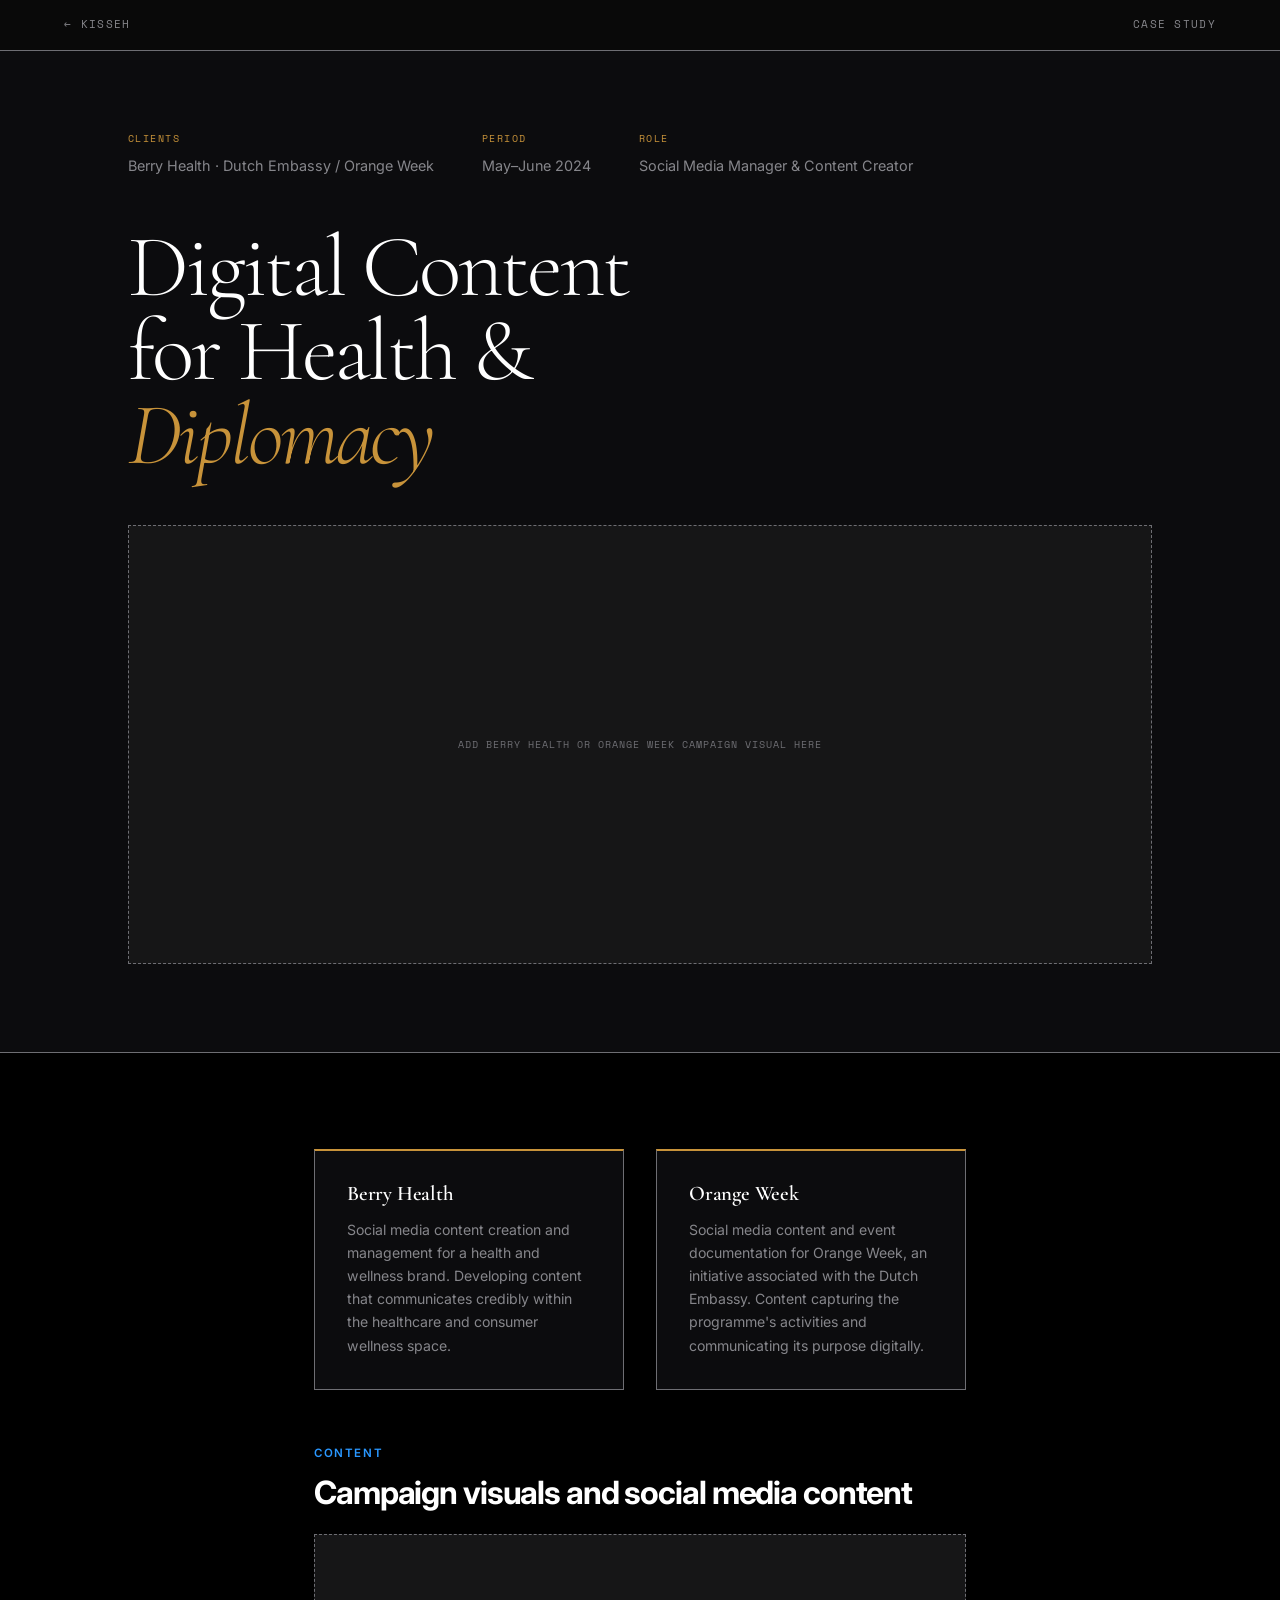
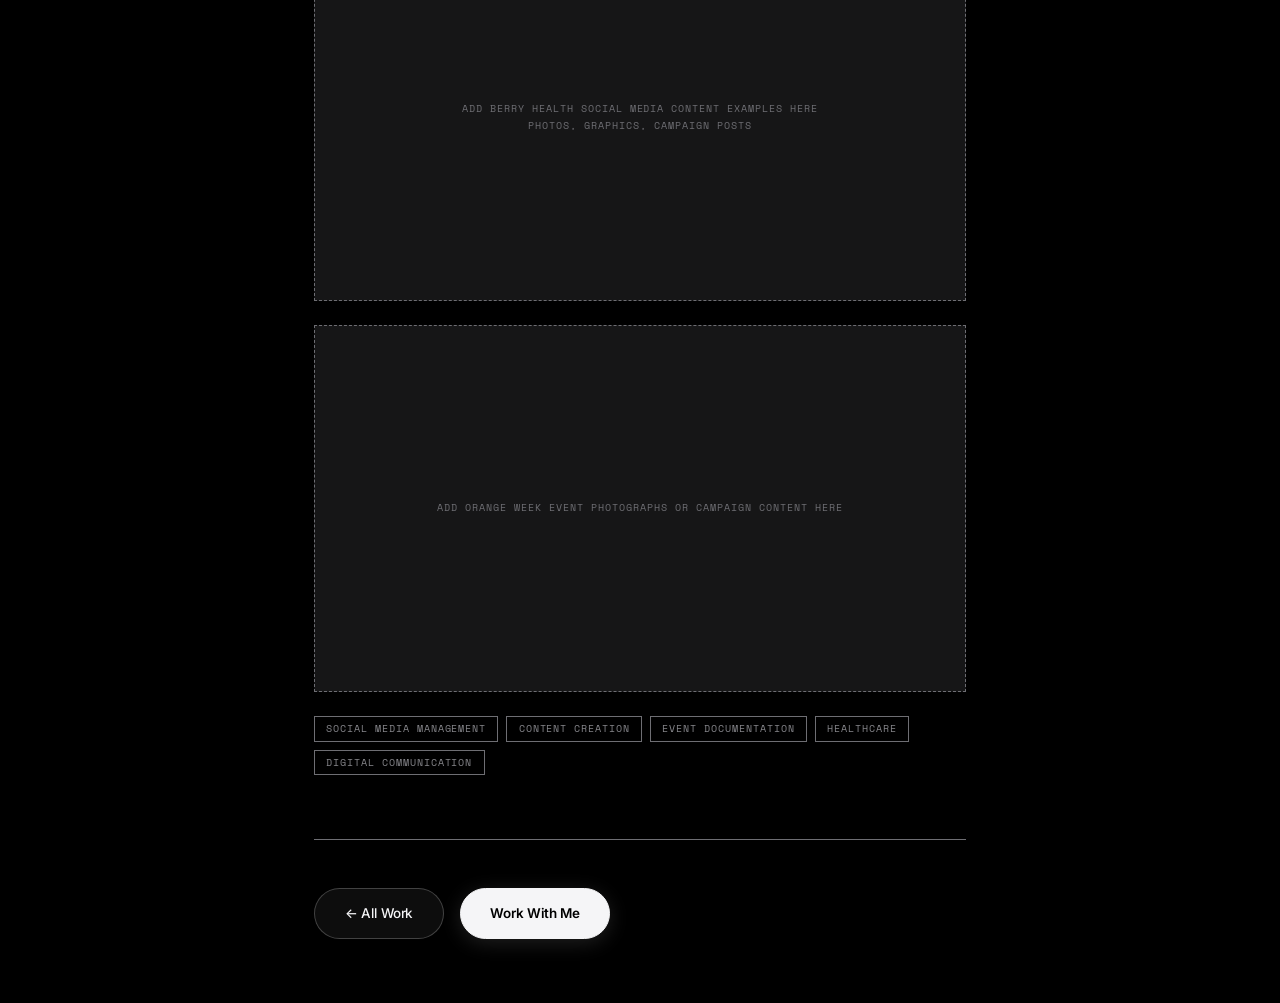
<file: pages/berry-orange.html>
<!DOCTYPE html>
<html lang="en">
<head>
  <meta charset="UTF-8" /><meta name="viewport" content="width=device-width, initial-scale=1.0" />
  <title>Berry Health &amp; Orange Week · Kisseh</title>
  <link rel="preconnect" href="https://fonts.googleapis.com" /><link rel="preconnect" href="https://fonts.gstatic.com" crossorigin />
  <link href="https://fonts.googleapis.com/css2?family=Cormorant+Garamond:ital,wght@0,300;0,400;0,500;0,600;1,300;1,400&family=Inter:wght@300;400;500;600&family=Space+Mono:ital@0;1&display=swap" rel="stylesheet" />
    <link rel="icon" type="image/x-icon" href="../images/favicon.ico" />
  <link rel="apple-touch-icon" href="../images/favicon.ico" />
  <link rel="stylesheet" href="../css/style.css" />
  <style>
    .nav-case{position:sticky;top:0;background:rgba(10,10,10,.96);backdrop-filter:blur(12px);border-bottom:1px solid var(--text-faint);z-index:100;padding:1rem var(--gutter);display:flex;align-items:center;justify-content:space-between}
    .back-link{display:inline-flex;align-items:center;gap:.5rem;font-family:var(--mono);font-size:.68rem;letter-spacing:.12em;text-transform:uppercase;color:var(--text-dim);transition:color var(--transition)}.back-link:hover{color:var(--accent)}
    .nav-case-title{font-family:var(--mono);font-size:.68rem;letter-spacing:.12em;text-transform:uppercase;color:var(--text-dim)}
    .case-hero{padding:5rem var(--gutter) 4rem;background:var(--bg-2);border-bottom:1px solid var(--text-faint)}
    .case-hero-meta{display:flex;gap:3rem;flex-wrap:wrap;margin-bottom:3rem}
    .case-meta-item label{font-family:var(--mono);font-size:.62rem;letter-spacing:.15em;text-transform:uppercase;color:var(--accent);display:block;margin-bottom:.3rem}
    .case-meta-item span{font-size:.9rem;color:var(--text-dim)}
    .case-body{max-width:780px;margin:0 auto;padding:4rem var(--gutter)}
    .case-section{margin-bottom:4rem}.case-section h3{color:#fff;margin-bottom:1rem}.case-section p{color:var(--text-dim)}
    .media-placeholder{width:100%;aspect-ratio:16/9;background:var(--bg-3);border:1px dashed var(--text-faint);display:flex;align-items:center;justify-content:center;flex-direction:column;gap:.75rem;margin:1.5rem 0;color:var(--text-faint)}
    .media-placeholder span{font-family:var(--mono);font-size:.62rem;letter-spacing:.1em;text-transform:uppercase;text-align:center;padding:0 1rem}
    .tag-list{display:flex;flex-wrap:wrap;gap:.5rem;margin-top:1rem}
    .tag{font-family:var(--mono);font-size:.6rem;letter-spacing:.1em;text-transform:uppercase;padding:.25rem .7rem;border:1px solid var(--text-faint);color:var(--text-dim)}
    .dual-block{display:grid;grid-template-columns:1fr 1fr;gap:2rem;margin-top:2rem}
    .dual-item{background:var(--bg-2);border:1px solid var(--text-faint);border-top:2px solid var(--accent);padding:2rem}
    .dual-item h4{font-family:var(--serif);font-size:1.3rem;color:#fff;margin-bottom:.75rem}
    .dual-item p{color:var(--text-dim);font-size:.88rem;max-width:none}
    @media(max-width:600px){.dual-block{grid-template-columns:1fr}}
  </style>
</head>
<body>

<nav class="nav-case">
  <a href="../index.html" class="back-link">← Kisseh</a>
  <span class="nav-case-title">Case Study</span>
</nav>

<div class="case-hero">
  <div class="container">
    <div class="case-hero-meta">
      <div class="case-meta-item"><label>Clients</label><span>Berry Health · Dutch Embassy / Orange Week</span></div>
      <div class="case-meta-item"><label>Period</label><span>May–June 2024</span></div>
      <div class="case-meta-item"><label>Role</label><span>Social Media Manager &amp; Content Creator</span></div>
    </div>
    <h1 style="font-family:var(--serif);font-size:clamp(2.5rem,7vw,5.5rem);line-height:.95;color:#fff;font-weight:300;">
      Digital Content<br>for Health &amp;<br><em style="color:var(--accent);">Diplomacy</em>
    </h1>
    <div class="media-placeholder" style="margin-top:3rem;aspect-ratio:21/9;max-height:500px;">
      <span>Add Berry Health or Orange Week campaign visual here</span>
    </div>
  </div>
</div>

<div class="case-body">

  <div class="dual-block">
    <div class="dual-item">
      <h4>Berry Health</h4>
      <p>Social media content creation and management for a health and wellness brand. Developing content that communicates credibly within the healthcare and consumer wellness space.</p>
    </div>
    <div class="dual-item">
      <h4>Orange Week</h4>
      <p>Social media content and event documentation for Orange Week, an initiative associated with the Dutch Embassy. Content capturing the programme's activities and communicating its purpose digitally.</p>
    </div>
  </div>

  <div class="case-section" style="margin-top:3rem;">
    <span class="label">Content</span>
    <h3>Campaign visuals and social media content</h3>
    <!--
      Add actual photos, graphics and social media content here:
      <img src="../images/berry-health-1.jpg" alt="Berry Health content" style="width:100%;margin-bottom:1rem;">
    -->
    <div class="media-placeholder">
      <span>Add Berry Health social media content examples here<br>Photos, graphics, campaign posts</span>
    </div>
    <div class="media-placeholder">
      <span>Add Orange Week event photographs or campaign content here</span>
    </div>
    <div class="tag-list">
      <span class="tag">Social Media Management</span>
      <span class="tag">Content Creation</span>
      <span class="tag">Event Documentation</span>
      <span class="tag">Healthcare</span>
      <span class="tag">Digital Communication</span>
    </div>
  </div>

  <div style="border-top:1px solid var(--text-faint);padding-top:3rem;display:flex;flex-wrap:wrap;gap:1rem;">
    <a href="../index.html#work" class="btn btn-outline">← All Work</a>
    <a href="../index.html#contact" class="btn btn-primary">Work With Me</a>
  </div>

</div>
<script src="../js/main.js"></script>
</body>
</html>
</file>
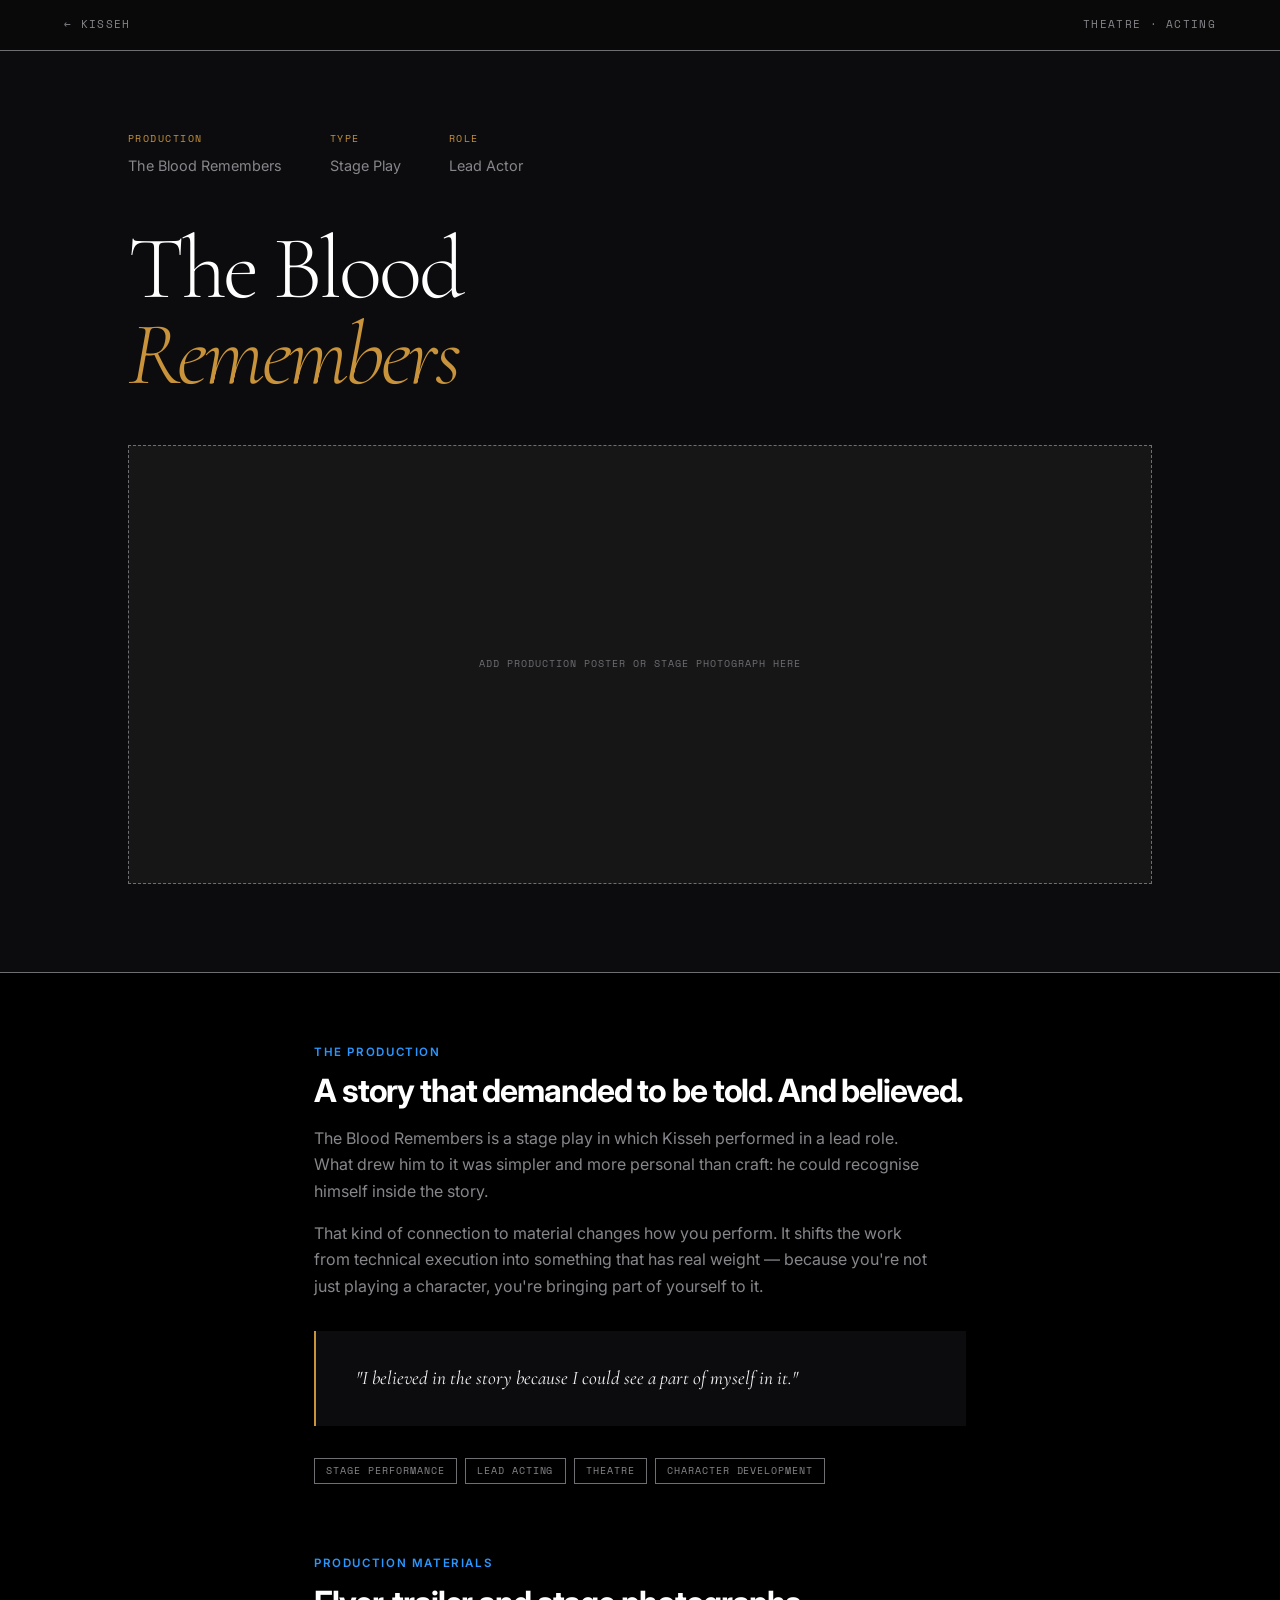
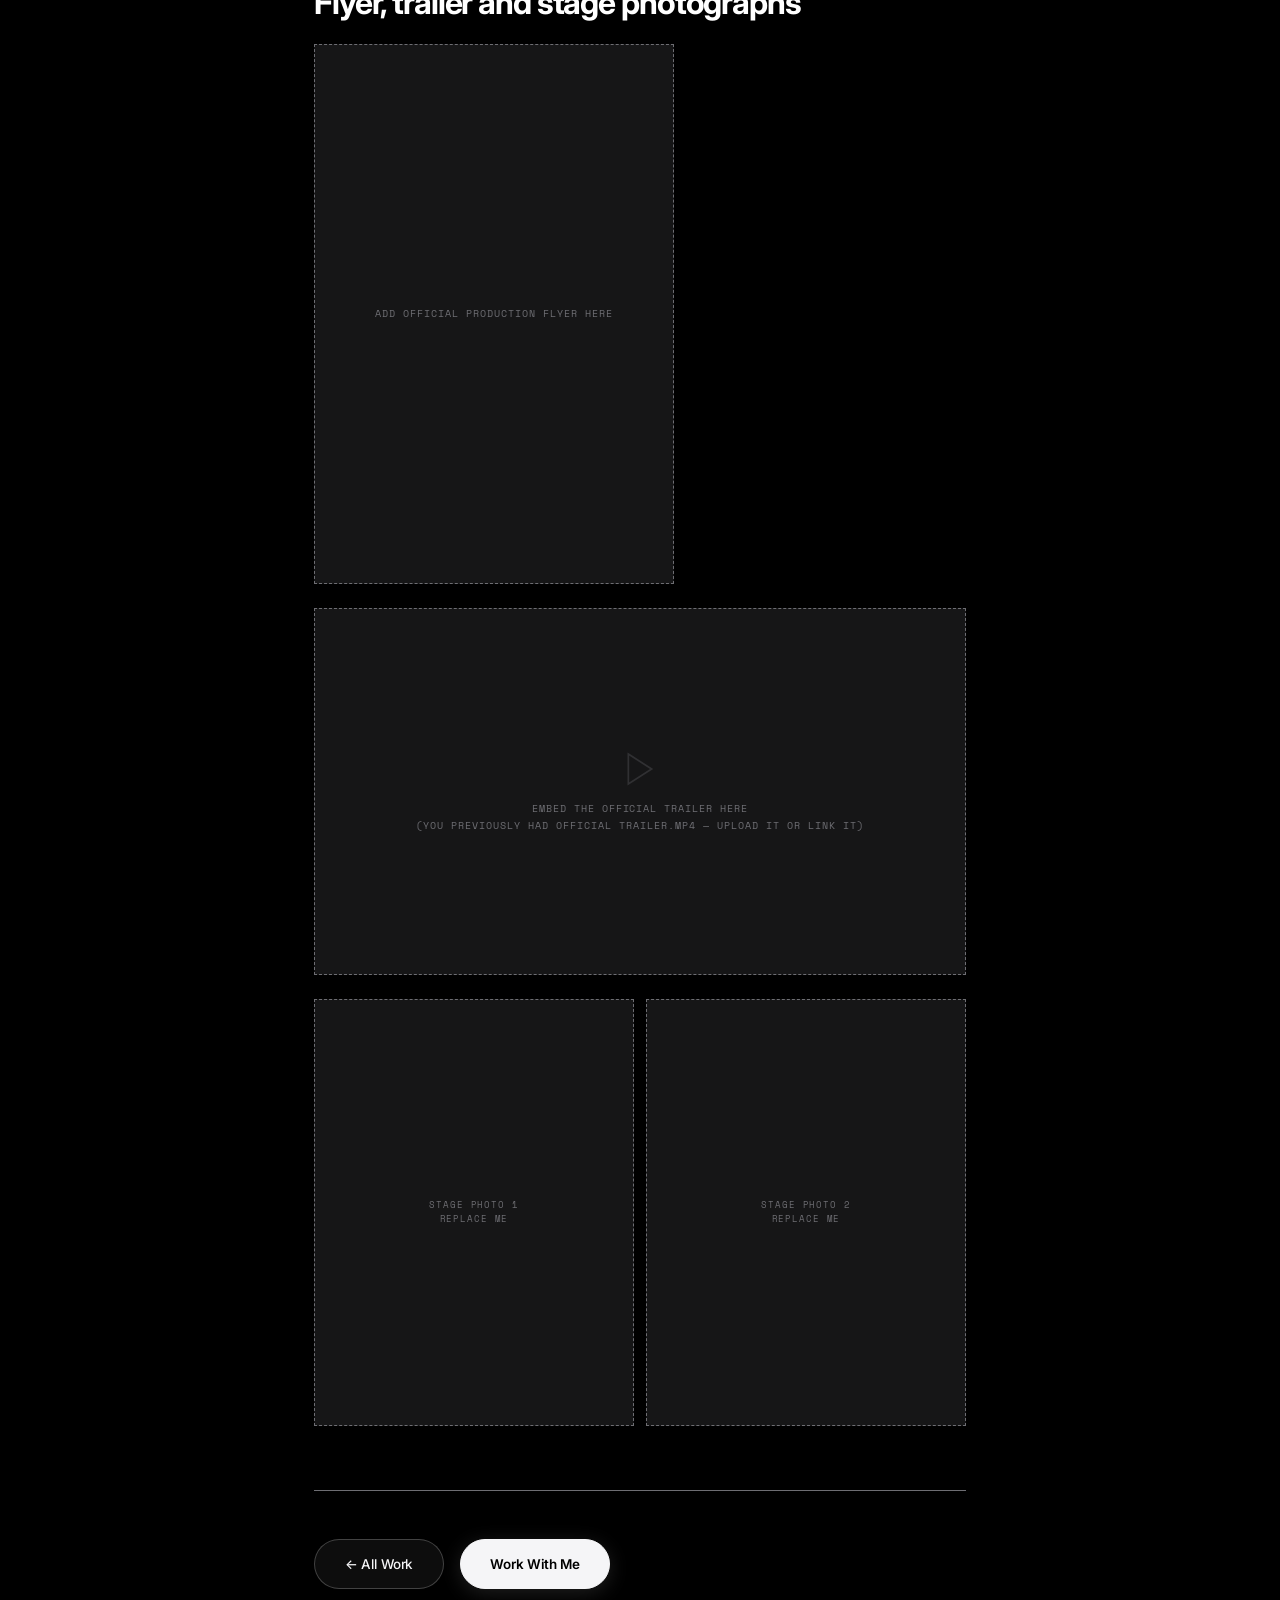
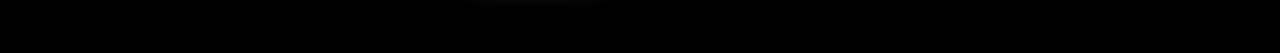
<file: pages/blood-remembers.html>
<!DOCTYPE html>
<html lang="en">
<head>
  <meta charset="UTF-8" /><meta name="viewport" content="width=device-width, initial-scale=1.0" />
  <title>The Blood Remembers · Kisseh</title>
  <link rel="preconnect" href="https://fonts.googleapis.com" /><link rel="preconnect" href="https://fonts.gstatic.com" crossorigin />
  <link href="https://fonts.googleapis.com/css2?family=Cormorant+Garamond:ital,wght@0,300;0,400;0,500;0,600;1,300;1,400&family=Inter:wght@300;400;500;600&family=Space+Mono:ital@0;1&display=swap" rel="stylesheet" />
    <link rel="icon" type="image/x-icon" href="../images/favicon.ico" />
  <link rel="apple-touch-icon" href="../images/favicon.ico" />
  <link rel="stylesheet" href="../css/style.css" />
  <style>
    .nav-case{position:sticky;top:0;background:rgba(10,10,10,.96);backdrop-filter:blur(12px);border-bottom:1px solid var(--text-faint);z-index:100;padding:1rem var(--gutter);display:flex;align-items:center;justify-content:space-between}
    .back-link{display:inline-flex;align-items:center;gap:.5rem;font-family:var(--mono);font-size:.68rem;letter-spacing:.12em;text-transform:uppercase;color:var(--text-dim);transition:color var(--transition)}.back-link:hover{color:var(--accent)}
    .nav-case-title{font-family:var(--mono);font-size:.68rem;letter-spacing:.12em;text-transform:uppercase;color:var(--text-dim)}
    .case-hero{padding:5rem var(--gutter) 4rem;background:var(--bg-2);border-bottom:1px solid var(--text-faint)}
    .case-hero-meta{display:flex;gap:3rem;flex-wrap:wrap;margin-bottom:3rem}
    .case-meta-item label{font-family:var(--mono);font-size:.62rem;letter-spacing:.15em;text-transform:uppercase;color:var(--accent);display:block;margin-bottom:.3rem}
    .case-meta-item span{font-size:.9rem;color:var(--text-dim)}
    .case-body{max-width:780px;margin:0 auto;padding:4rem var(--gutter)}
    .case-section{margin-bottom:4rem}.case-section h3{color:#fff;margin-bottom:1rem}.case-section p{color:var(--text-dim)}
    .media-placeholder{width:100%;aspect-ratio:16/9;background:var(--bg-3);border:1px dashed var(--text-faint);display:flex;align-items:center;justify-content:center;flex-direction:column;gap:.75rem;margin:1.5rem 0;color:var(--text-faint)}
    .media-placeholder span{font-family:var(--mono);font-size:.62rem;letter-spacing:.1em;text-transform:uppercase;text-align:center;padding:0 1rem}
    .tag-list{display:flex;flex-wrap:wrap;gap:.5rem;margin-top:1rem}
    .tag{font-family:var(--mono);font-size:.6rem;letter-spacing:.1em;text-transform:uppercase;padding:.25rem .7rem;border:1px solid var(--text-faint);color:var(--text-dim)}
    .quote-block{background:var(--bg-2);border-left:2px solid var(--accent);padding:2rem 2rem 2rem 2.5rem;margin:2rem 0}
    .quote-block p{font-family:var(--serif);font-size:1.2rem;font-style:italic;color:var(--text);line-height:1.6;max-width:none}
    .poster-frame{max-width:360px;margin:1.5rem 0}
    .photo-grid{display:grid;grid-template-columns:repeat(2,1fr);gap:.75rem;margin:1.5rem 0}
    .photo-sq{aspect-ratio:3/4;background:var(--bg-3);border:1px dashed var(--text-faint);display:flex;align-items:center;justify-content:center;font-family:var(--mono);font-size:.55rem;letter-spacing:.1em;text-transform:uppercase;color:var(--text-faint);text-align:center;padding:.5rem}
  </style>
</head>
<body>

<nav class="nav-case">
  <a href="../index.html" class="back-link">← Kisseh</a>
  <span class="nav-case-title">Theatre · Acting</span>
</nav>

<div class="case-hero">
  <div class="container">
    <div class="case-hero-meta">
      <div class="case-meta-item"><label>Production</label><span>The Blood Remembers</span></div>
      <div class="case-meta-item"><label>Type</label><span>Stage Play</span></div>
      <div class="case-meta-item"><label>Role</label><span>Lead Actor</span></div>
    </div>
    <h1 style="font-family:var(--serif);font-size:clamp(2.5rem,7vw,6rem);line-height:.95;color:#fff;font-weight:300;">
      The Blood<br><em style="color:var(--accent);">Remembers</em>
    </h1>
    <div class="media-placeholder" style="margin-top:3rem;aspect-ratio:21/9;max-height:500px;">
      <!--
        Replace with official production flyer or stage photo:
        <img src="../images/blood-remembers-hero.jpg" alt="The Blood Remembers" style="width:100%;height:100%;object-fit:cover;">
      -->
      <span>Add production poster or stage photograph here</span>
    </div>
  </div>
</div>

<div class="case-body">

  <div class="case-section">
    <span class="label">The Production</span>
    <h3>A story that demanded to be told. And believed.</h3>
    <p>
      The Blood Remembers is a stage play in which Kisseh performed in a lead role.
      What drew him to it was simpler and more personal than craft: he could recognise
      himself inside the story.
    </p>
    <p>
      That kind of connection to material changes how you perform. It shifts the work
      from technical execution into something that has real weight — because you're not
      just playing a character, you're bringing part of yourself to it.
    </p>

    <div class="quote-block">
      <p>"I believed in the story because I could see a part of myself in it."</p>
    </div>

    <div class="tag-list">
      <span class="tag">Stage Performance</span>
      <span class="tag">Lead Acting</span>
      <span class="tag">Theatre</span>
      <span class="tag">Character Development</span>
    </div>
  </div>

  <div class="case-section">
    <span class="label">Production Materials</span>
    <h3>Flyer, trailer and stage photographs</h3>

    <div class="poster-frame">
      <!--
        Add official flyer:
        <img src="../images/blood-remembers-flyer.jpg" alt="The Blood Remembers — Official Flyer" style="width:100%;">
      -->
      <div class="media-placeholder" style="aspect-ratio:2/3;">
        <span>Add official production flyer here</span>
      </div>
    </div>

    <!--
      Trailer embed:
      <iframe style="width:100%;aspect-ratio:16/9;border:none;margin-bottom:1rem;"
        src="https://www.youtube.com/embed/YOUR_TRAILER_ID"
        title="The Blood Remembers — Official Trailer"
        allowfullscreen>
      </iframe>
    -->
    <div class="media-placeholder">
      <svg width="40" height="40" viewBox="0 0 24 24" fill="none" stroke="currentColor" stroke-width="1" opacity="0.3"><polygon points="5 3 19 12 5 21 5 3"/></svg>
      <span>Embed the official trailer here<br>(you previously had Official Trailer.MP4 — upload it or link it)</span>
    </div>

    <div class="photo-grid">
      <div class="photo-sq">Stage photo 1<br>Replace me</div>
      <div class="photo-sq">Stage photo 2<br>Replace me</div>
    </div>
  </div>

  <div style="border-top:1px solid var(--text-faint);padding-top:3rem;display:flex;flex-wrap:wrap;gap:1rem;">
    <a href="../index.html#work" class="btn btn-outline">← All Work</a>
    <a href="../index.html#contact" class="btn btn-primary">Work With Me</a>
  </div>

</div>
<script src="../js/main.js"></script>
</body>
</html>
</file>
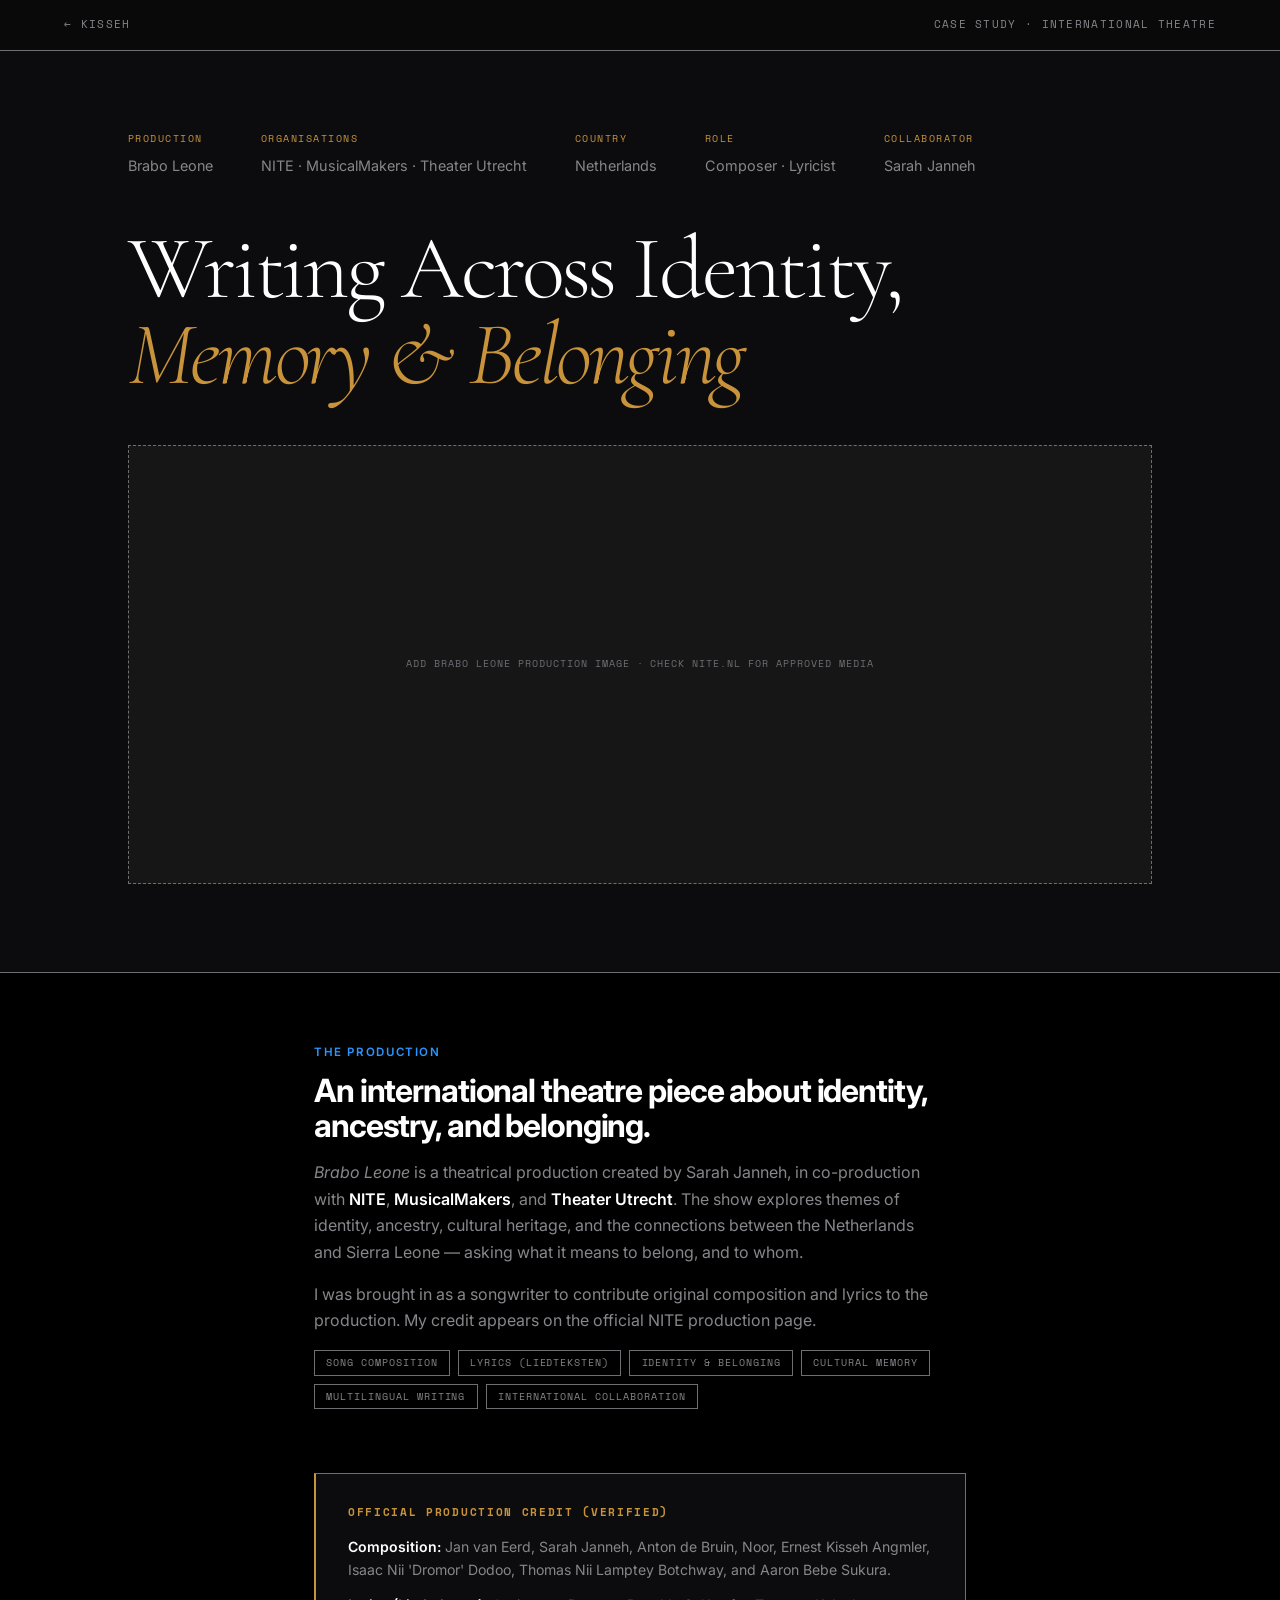
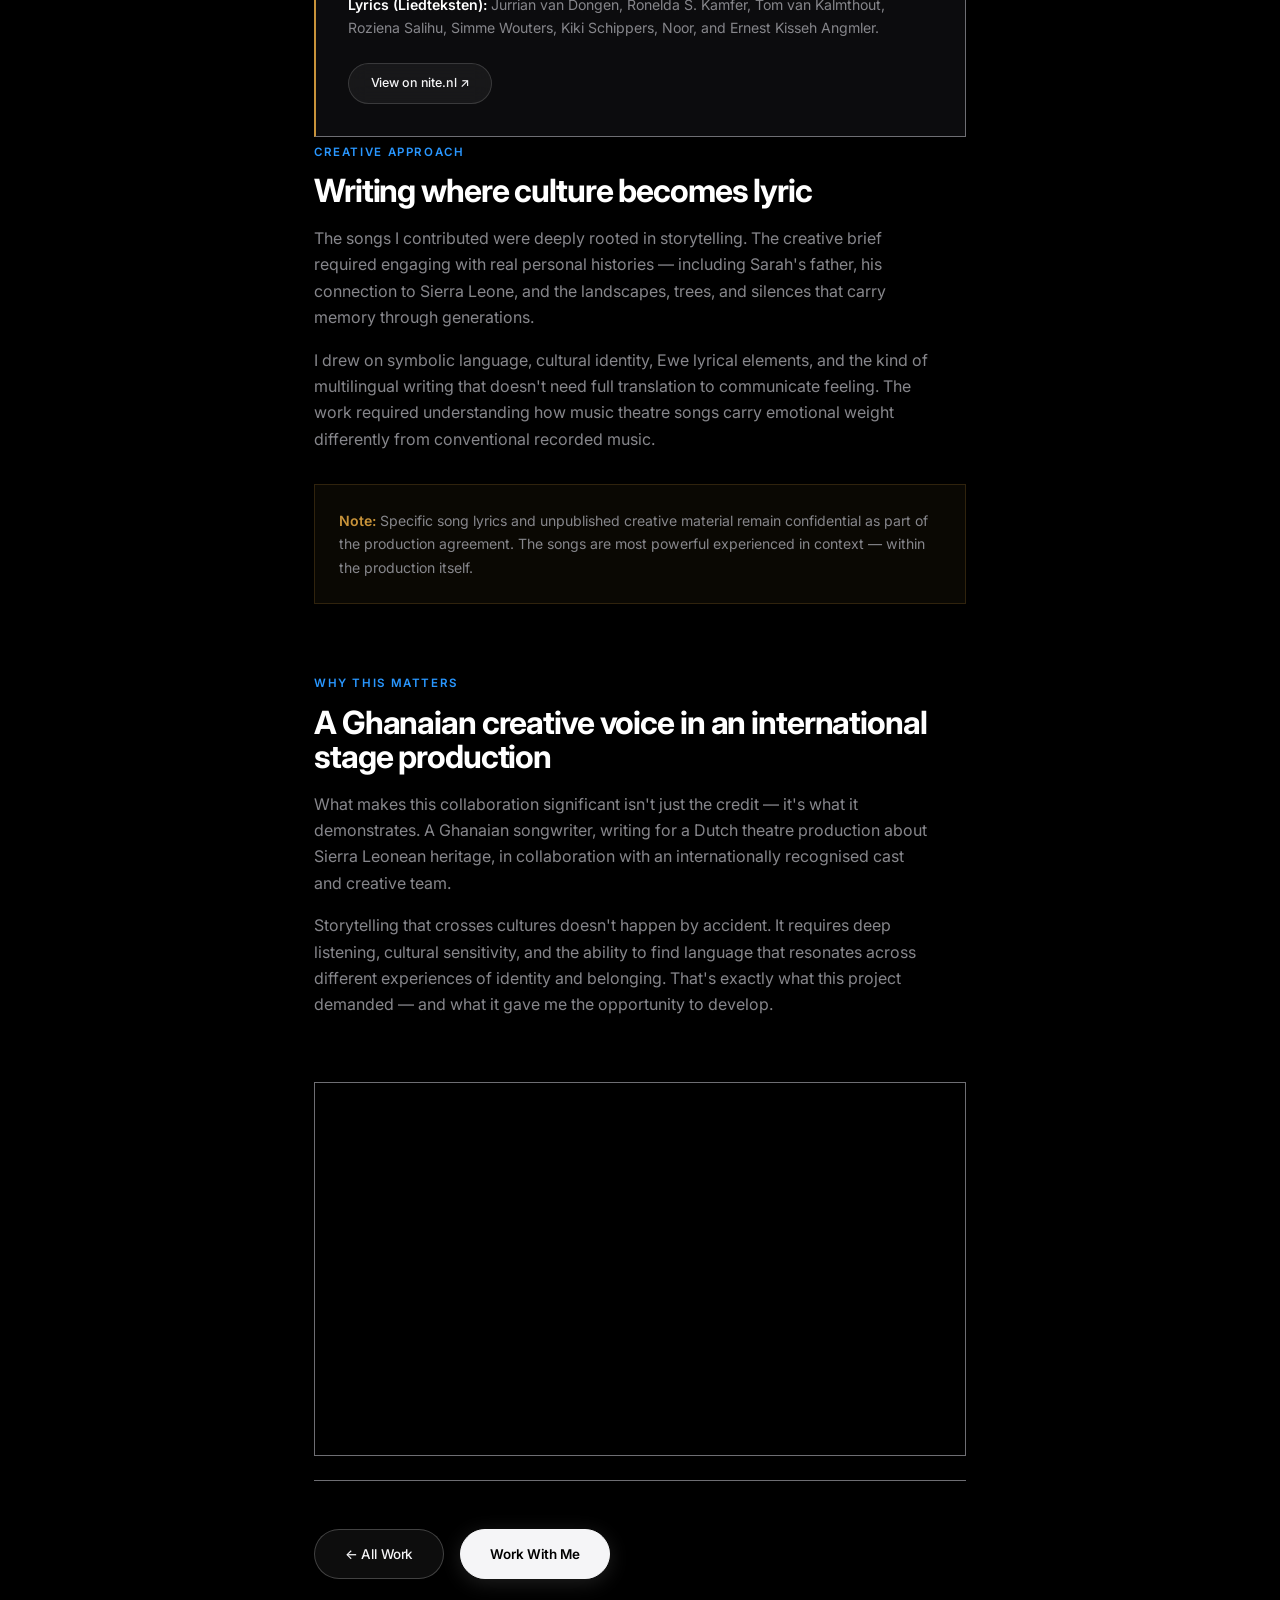
<file: pages/brabo-leone.html>
<!DOCTYPE html>
<html lang="en">
<head>
  <meta charset="UTF-8" /><meta name="viewport" content="width=device-width, initial-scale=1.0" />
  <title>Brabo Leone — NITE · Kisseh</title>
  <meta name="description" content="Kisseh contributed composition and lyrics to Brabo Leone, an internationally staged theatrical production by NITE, MusicalMakers and Theater Utrecht in the Netherlands." />
  <link rel="preconnect" href="https://fonts.googleapis.com" /><link rel="preconnect" href="https://fonts.gstatic.com" crossorigin />
  <link href="https://fonts.googleapis.com/css2?family=Cormorant+Garamond:ital,wght@0,300;0,400;0,500;0,600;1,300;1,400&family=Inter:wght@300;400;500;600&family=Space+Mono:ital@0;1&display=swap" rel="stylesheet" />
    <link rel="icon" type="image/x-icon" href="../images/favicon.ico" />
  <link rel="apple-touch-icon" href="../images/favicon.ico" />
  <link rel="stylesheet" href="../css/style.css" />
  <style>
    .nav-case{position:sticky;top:0;background:rgba(10,10,10,.96);backdrop-filter:blur(12px);border-bottom:1px solid var(--text-faint);z-index:100;padding:1rem var(--gutter);display:flex;align-items:center;justify-content:space-between}
    .nav-case-title{font-family:var(--mono);font-size:.68rem;letter-spacing:.12em;text-transform:uppercase;color:var(--text-dim)}
    .back-link{display:inline-flex;align-items:center;gap:.5rem;font-family:var(--mono);font-size:.68rem;letter-spacing:.12em;text-transform:uppercase;color:var(--text-dim);transition:color var(--transition)}
    .back-link:hover{color:var(--accent)}
    .case-hero{padding:5rem var(--gutter) 4rem;background:var(--bg-2);border-bottom:1px solid var(--text-faint)}
    .case-hero-meta{display:flex;gap:3rem;flex-wrap:wrap;margin-bottom:3rem}
    .case-meta-item label{font-family:var(--mono);font-size:.62rem;letter-spacing:.15em;text-transform:uppercase;color:var(--accent);display:block;margin-bottom:.3rem}
    .case-meta-item span{font-size:.9rem;color:var(--text-dim)}
    .case-body{max-width:780px;margin:0 auto;padding:4rem var(--gutter)}
    .case-section{margin-bottom:4rem}
    .case-section h3{color:#fff;margin-bottom:1rem}
    .case-section p{color:var(--text-dim)}
    .media-placeholder{width:100%;aspect-ratio:16/9;background:var(--bg-3);border:1px dashed var(--text-faint);display:flex;align-items:center;justify-content:center;flex-direction:column;gap:.75rem;margin:1.5rem 0;color:var(--text-faint)}
    .media-placeholder span{font-family:var(--mono);font-size:.62rem;letter-spacing:.1em;text-transform:uppercase;text-align:center;padding:0 1rem}
    .tag-list{display:flex;flex-wrap:wrap;gap:.5rem;margin-top:1rem}
    .tag{font-family:var(--mono);font-size:.6rem;letter-spacing:.1em;text-transform:uppercase;padding:.25rem .7rem;border:1px solid var(--text-faint);color:var(--text-dim)}
    .credits-box{background:var(--bg-2);border:1px solid var(--text-faint);border-left:2px solid var(--accent);padding:2rem;margin-top:1.5rem}
    .credits-box h4{font-family:var(--mono);font-size:.7rem;letter-spacing:.15em;text-transform:uppercase;color:var(--accent);margin-bottom:1rem}
    .credits-box p{color:var(--text-dim);font-size:.88rem;max-width:none}
    .note-box{background:rgba(200,147,58,.05);border:1px solid rgba(200,147,58,.2);padding:1.5rem;margin:2rem 0}
    .note-box p{color:var(--text-dim);font-size:.88rem;max-width:none}
    .note-box strong{color:var(--accent)}
  </style>
</head>
<body>

<nav class="nav-case">
  <a href="../index.html" class="back-link">← Kisseh</a>
  <span class="nav-case-title">Case Study · International Theatre</span>
</nav>

<div class="case-hero">
  <div class="container">
    <div class="case-hero-meta">
      <div class="case-meta-item"><label>Production</label><span>Brabo Leone</span></div>
      <div class="case-meta-item"><label>Organisations</label><span>NITE · MusicalMakers · Theater Utrecht</span></div>
      <div class="case-meta-item"><label>Country</label><span>Netherlands</span></div>
      <div class="case-meta-item"><label>Role</label><span>Composer · Lyricist</span></div>
      <div class="case-meta-item"><label>Collaborator</label><span>Sarah Janneh</span></div>
    </div>

    <h1 style="font-family:var(--serif);font-size:clamp(2.5rem,7vw,6rem);line-height:.95;color:#fff;font-weight:300;">
      Writing Across Identity,<br><em style="color:var(--accent);">Memory &amp; Belonging</em>
    </h1>

    <div class="media-placeholder" style="margin-top:3rem;aspect-ratio:21/9;max-height:500px;">
      <span>Add Brabo Leone production image · Check nite.nl for approved media</span>
    </div>
  </div>
</div>

<div class="case-body">

  <div class="case-section">
    <span class="label">The Production</span>
    <h3>An international theatre piece about identity, ancestry, and belonging.</h3>
    <p>
      <em>Brabo Leone</em> is a theatrical production created by Sarah Janneh, in
      co-production with <strong style="color:#fff">NITE</strong>, <strong style="color:#fff">MusicalMakers</strong>,
      and <strong style="color:#fff">Theater Utrecht</strong>. The show explores themes of
      identity, ancestry, cultural heritage, and the connections between the Netherlands
      and Sierra Leone — asking what it means to belong, and to whom.
    </p>
    <p>
      I was brought in as a songwriter to contribute original composition and lyrics to the production.
      My credit appears on the official NITE production page.
    </p>
    <div class="tag-list">
      <span class="tag">Song Composition</span>
      <span class="tag">Lyrics (Liedteksten)</span>
      <span class="tag">Identity &amp; Belonging</span>
      <span class="tag">Cultural Memory</span>
      <span class="tag">Multilingual Writing</span>
      <span class="tag">International Collaboration</span>
    </div>
  </div>

  <div class="credits-box">
    <h4>Official Production Credit (Verified)</h4>
    <p>
      <strong style="color:#fff;">Composition:</strong> Jan van Eerd, Sarah Janneh, Anton de Bruin, Noor,
      Ernest Kisseh Angmler, Isaac Nii 'Dromor' Dodoo, Thomas Nii Lamptey Botchway, and Aaron Bebe Sukura.
    </p>
    <p style="margin-top:0.75rem;">
      <strong style="color:#fff;">Lyrics (Liedteksten):</strong> Jurrian van Dongen, Ronelda S. Kamfer,
      Tom van Kalmthout, Roziena Salihu, Simme Wouters, Kiki Schippers, Noor, and Ernest Kisseh Angmler.
    </p>
    <p style="margin-top:1rem;">
      <a href="https://nite.nl/" target="_blank" rel="noopener" class="btn btn-ghost" style="margin-top:0.5rem;">View on nite.nl ↗</a>
    </p>
  </div>

  <div class="case-section">
    <span class="label">Creative Approach</span>
    <h3>Writing where culture becomes lyric</h3>
    <p>
      The songs I contributed were deeply rooted in storytelling. The creative brief required
      engaging with real personal histories — including Sarah's father, his connection to Sierra Leone,
      and the landscapes, trees, and silences that carry memory through generations.
    </p>
    <p>
      I drew on symbolic language, cultural identity, Ewe lyrical elements, and the kind of
      multilingual writing that doesn't need full translation to communicate feeling.
      The work required understanding how music theatre songs carry emotional weight differently
      from conventional recorded music.
    </p>

    <div class="note-box">
      <p>
        <strong>Note:</strong> Specific song lyrics and unpublished creative material remain confidential
        as part of the production agreement. The songs are most powerful experienced in context —
        within the production itself.
      </p>
    </div>
  </div>

  <div class="case-section">
    <span class="label">Why This Matters</span>
    <h3>A Ghanaian creative voice in an international stage production</h3>
    <p>
      What makes this collaboration significant isn't just the credit — it's what it demonstrates.
      A Ghanaian songwriter, writing for a Dutch theatre production about Sierra Leonean heritage,
      in collaboration with an internationally recognised cast and creative team.
    </p>
    <p>
      Storytelling that crosses cultures doesn't happen by accident. It requires deep listening,
      cultural sensitivity, and the ability to find language that resonates across different
      experiences of identity and belonging. That's exactly what this project demanded —
      and what it gave me the opportunity to develop.
    </p>
  </div>

    <div class="video-embed-wrap" style="width:100%; aspect-ratio:16/9; margin: 1.5rem 0; background: #000; border: 1px solid var(--text-faint);">
      <iframe style="width:100%; height:100%; border:none;" src="https://www.youtube.com/embed/LqyhAeefkEw?rel=0" title="BRABO LEONE - SARAH JANNEH" allow="accelerometer; autoplay; clipboard-write; encrypted-media; gyroscope; picture-in-picture" allowfullscreen></iframe>
    </div>

  <div style="border-top:1px solid var(--text-faint);padding-top:3rem;display:flex;flex-wrap:wrap;gap:1rem;">
    <a href="../index.html#work" class="btn btn-outline">← All Work</a>
    <a href="../index.html#contact" class="btn btn-primary">Work With Me</a>
  </div>

</div>
<script src="../js/main.js"></script>
</body>
</html>
</file>
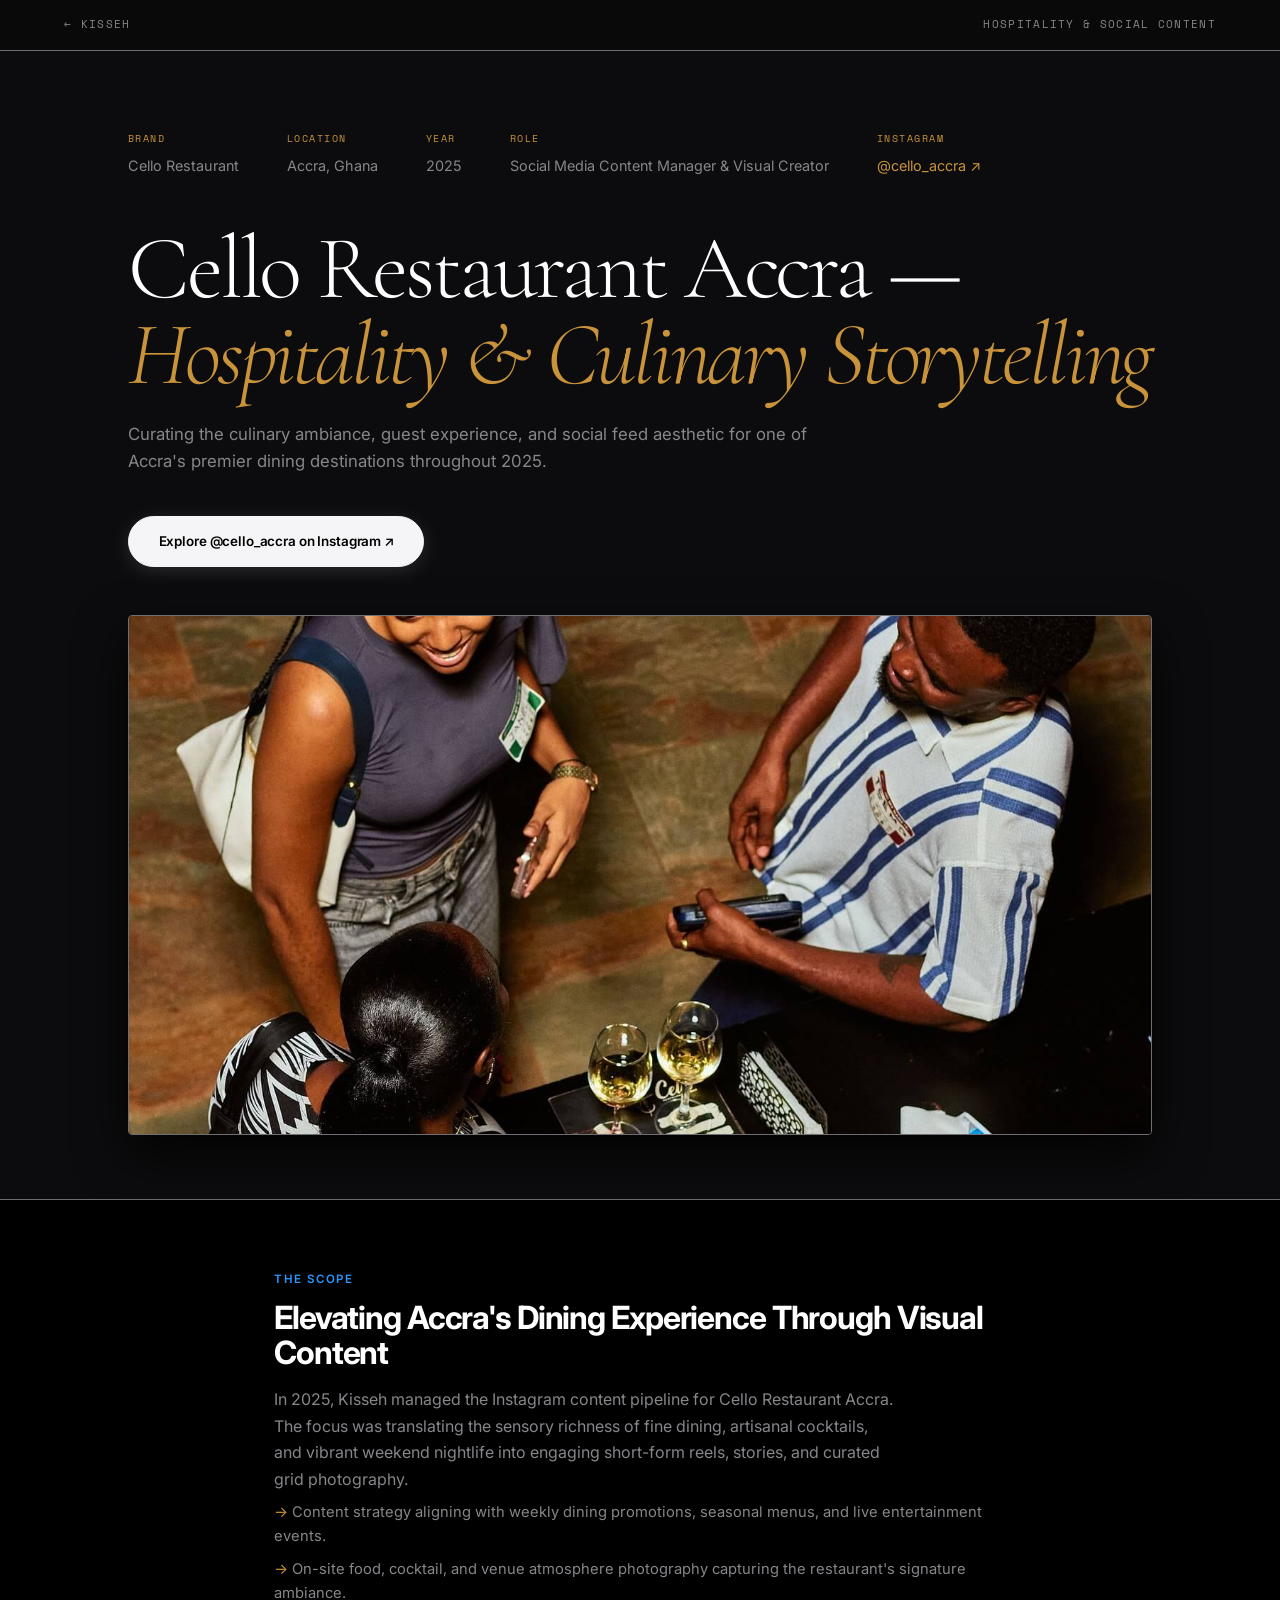
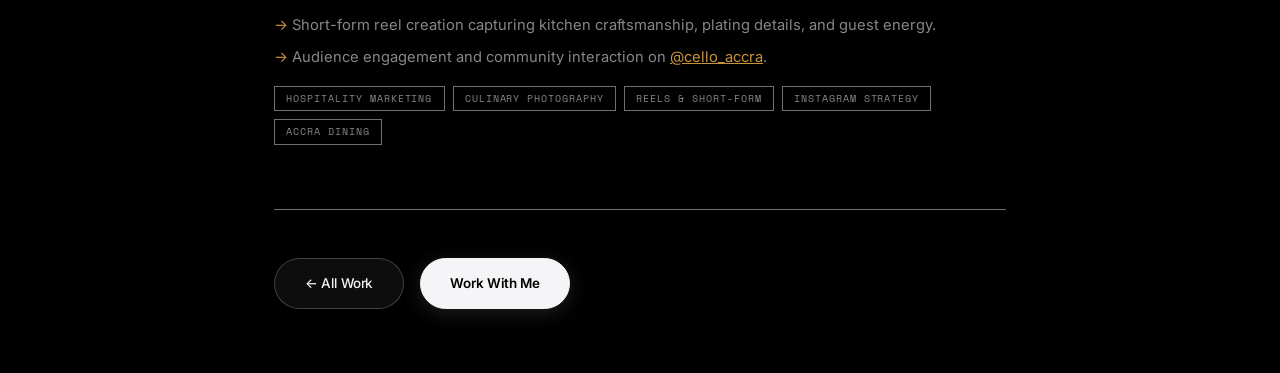
<file: pages/cello.html>
<!DOCTYPE html>
<html lang="en">
<head>
  <meta charset="UTF-8" /><meta name="viewport" content="width=device-width, initial-scale=1.0" />
  <title>Cello Restaurant Accra — Social Media Content &amp; Visual Direction · Kisseh</title>
  <meta name="description" content="Social media management, visual storytelling, and Instagram content creation for Cello Restaurant in Accra, Ghana (2025)." />
  <link rel="preconnect" href="https://fonts.googleapis.com" /><link rel="preconnect" href="https://fonts.gstatic.com" crossorigin />
  <link href="https://fonts.googleapis.com/css2?family=Cormorant+Garamond:ital,wght@0,300;0,400;0,500;0,600;1,300;1,400&family=Inter:wght@300;400;500;600&family=Space+Mono:ital@0;1&display=swap" rel="stylesheet" />
    <link rel="icon" type="image/x-icon" href="../images/favicon.ico" />
  <link rel="apple-touch-icon" href="../images/favicon.ico" />
  <link rel="stylesheet" href="../css/style.css" />
  <style>
    .nav-case{position:sticky;top:0;background:rgba(10,10,10,.96);backdrop-filter:blur(12px);border-bottom:1px solid var(--text-faint);z-index:100;padding:1rem var(--gutter);display:flex;align-items:center;justify-content:space-between}
    .back-link{display:inline-flex;align-items:center;gap:.5rem;font-family:var(--mono);font-size:.68rem;letter-spacing:.12em;text-transform:uppercase;color:var(--text-dim);transition:color var(--transition)}.back-link:hover{color:var(--accent)}
    .nav-case-title{font-family:var(--mono);font-size:.68rem;letter-spacing:.12em;text-transform:uppercase;color:var(--text-dim)}
    .case-hero{padding:5rem var(--gutter) 4rem;background:var(--bg-2);border-bottom:1px solid var(--text-faint)}
    .case-hero-meta{display:flex;gap:3rem;flex-wrap:wrap;margin-bottom:3rem}
    .case-meta-item label{font-family:var(--mono);font-size:.62rem;letter-spacing:.15em;text-transform:uppercase;color:var(--accent);display:block;margin-bottom:.3rem}
    .case-meta-item span{font-size:.9rem;color:var(--text-dim)}
    .case-body{max-width:860px;margin:0 auto;padding:4rem var(--gutter)}
    .case-section{margin-bottom:4rem}.case-section h3{color:#fff;margin-bottom:1rem}.case-section p{color:var(--text-dim)}
    .tag-list{display:flex;flex-wrap:wrap;gap:.5rem;margin-top:1rem}
    .tag{font-family:var(--mono);font-size:.6rem;letter-spacing:.1em;text-transform:uppercase;padding:.25rem .7rem;border:1px solid var(--text-faint);color:var(--text-dim)}
    .contrib-list{list-style:none;display:flex;flex-direction:column;gap:.5rem;margin-top:.5rem;color:var(--text-dim);font-size:.92rem}
    .contrib-list li::before{content:"→ ";color:var(--accent)}
    .case-hero-frame {
      position: relative;
      width: 100%;
      aspect-ratio: 16 / 9;
      max-height: 520px;
      overflow: hidden;
      border: 1px solid var(--text-faint);
      border-radius: 4px;
      margin-top: 3rem;
      background: var(--bg-3);
      box-shadow: 0 20px 50px rgba(0,0,0,0.8);
    }
    .case-hero-frame img {
      position: absolute;
      inset: 0;
      width: 100%;
      height: 100%;
      object-fit: cover;
      object-position: center;
      display: block;
    }
  </style>
</head>
<body>

<nav class="nav-case">
  <a href="../index.html" class="back-link">← Kisseh</a>
  <span class="nav-case-title">Hospitality &amp; Social Content</span>
</nav>

<div class="case-hero">
  <div class="container">
    <div class="case-hero-meta">
      <div class="case-meta-item"><label>Brand</label><span>Cello Restaurant</span></div>
      <div class="case-meta-item"><label>Location</label><span>Accra, Ghana</span></div>
      <div class="case-meta-item"><label>Year</label><span>2025</span></div>
      <div class="case-meta-item"><label>Role</label><span>Social Media Content Manager &amp; Visual Creator</span></div>
      <div class="case-meta-item"><label>Instagram</label><span><a href="https://www.instagram.com/cello_accra/?hl=en" target="_blank" rel="noopener" style="color:var(--accent);">@cello_accra ↗</a></span></div>
    </div>

    <h1 style="font-family:var(--serif);font-size:clamp(2.5rem,7vw,6rem);line-height:.95;color:#fff;font-weight:300;">
      Cello Restaurant Accra —<br><em style="color:var(--accent);">Hospitality &amp; Culinary Storytelling</em>
    </h1>

    <p style="margin-top:1.5rem; color:var(--text-dim); max-width:65ch; font-size:1.05rem;">
      Curating the culinary ambiance, guest experience, and social feed aesthetic for one of Accra's premier dining destinations throughout 2025.
    </p>

    <div style="margin-top:2.5rem;">
      <a href="https://www.instagram.com/cello_accra/?hl=en" target="_blank" rel="noopener" class="btn btn-primary">
        Explore @cello_accra on Instagram ↗
      </a>
    </div>

    <div class="case-hero-frame">
      <img src="../images/cello.jpg" alt="Cello Restaurant Accra — Hospitality and Dining Ambiance" loading="lazy">
    </div>
  </div>
</div>

<div class="case-body">

  <div class="case-section">
    <span class="label">The Scope</span>
    <h3>Elevating Accra's Dining Experience Through Visual Content</h3>
    <p>
      In 2025, Kisseh managed the Instagram content pipeline for Cello Restaurant Accra. The focus was translating the sensory richness of fine dining, artisanal cocktails, and vibrant weekend nightlife into engaging short-form reels, stories, and curated grid photography.
    </p>
    <ul class="contrib-list">
      <li>Content strategy aligning with weekly dining promotions, seasonal menus, and live entertainment events.</li>
      <li>On-site food, cocktail, and venue atmosphere photography capturing the restaurant's signature ambiance.</li>
      <li>Short-form reel creation capturing kitchen craftsmanship, plating details, and guest energy.</li>
      <li>Audience engagement and community interaction on <a href="https://www.instagram.com/cello_accra/?hl=en" target="_blank" rel="noopener" style="color:var(--accent); text-decoration:underline;">@cello_accra</a>.</li>
    </ul>
    <div class="tag-list">
      <span class="tag">Hospitality Marketing</span>
      <span class="tag">Culinary Photography</span>
      <span class="tag">Reels &amp; Short-Form</span>
      <span class="tag">Instagram Strategy</span>
      <span class="tag">Accra Dining</span>
    </div>
  </div>

  <div style="border-top:1px solid var(--text-faint);padding-top:3rem;display:flex;flex-wrap:wrap;gap:1rem;">
    <a href="../index.html#work" class="btn btn-outline">← All Work</a>
    <a href="../index.html#contact" class="btn btn-primary">Work With Me</a>
  </div>

</div>

<script src="../js/main.js"></script>
</body>
</html>
</file>
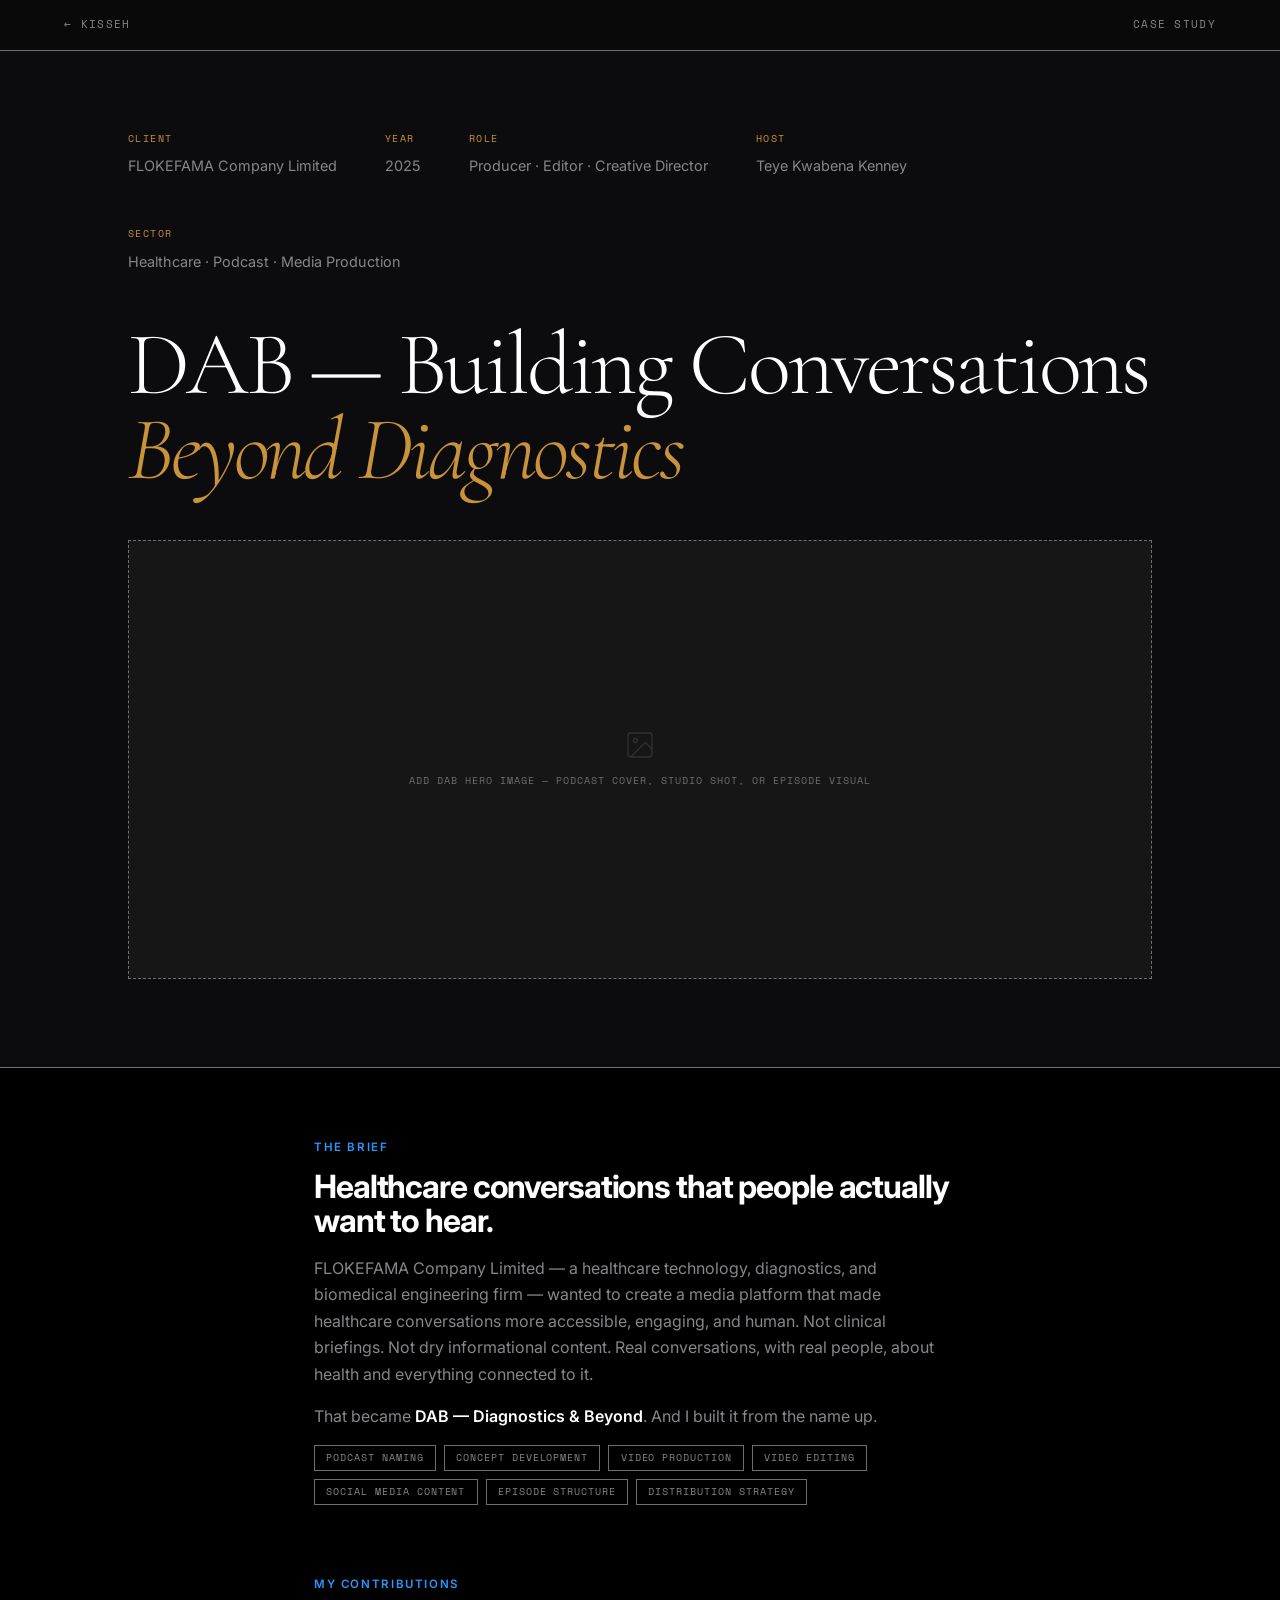
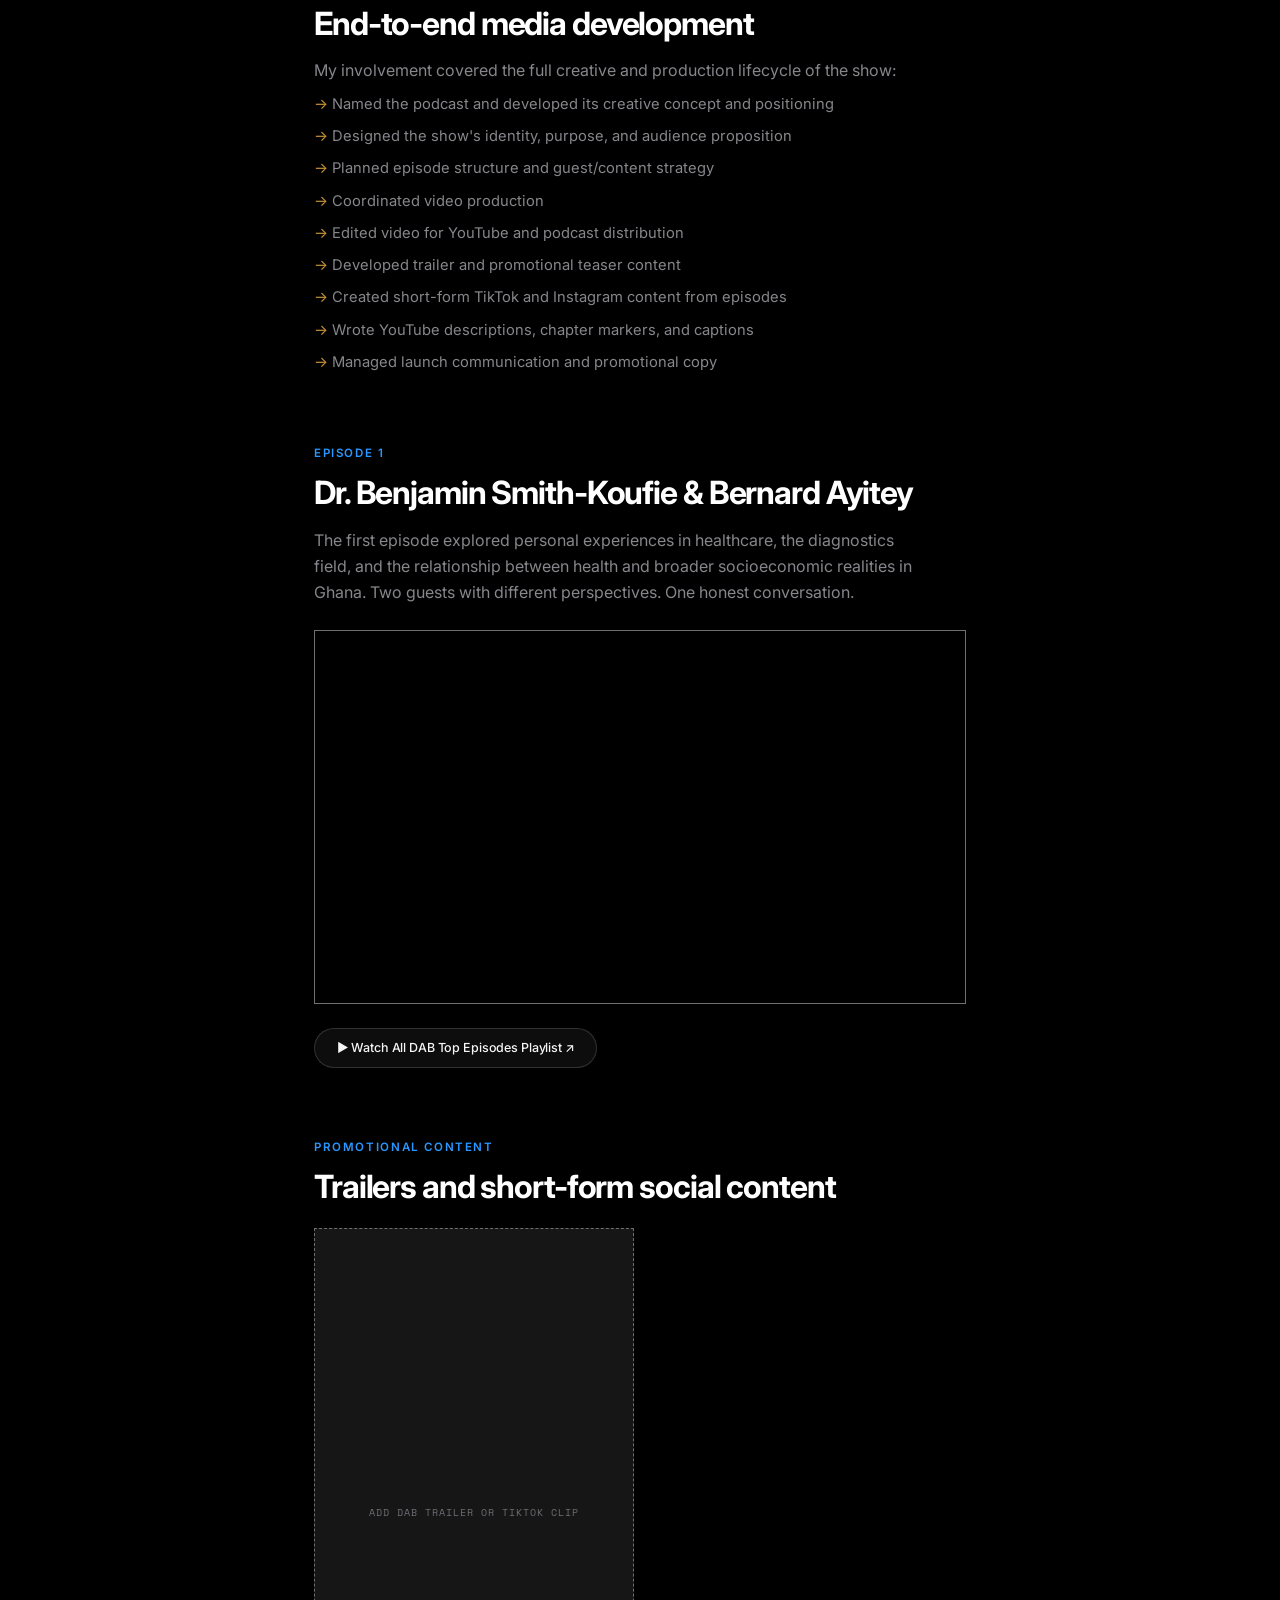
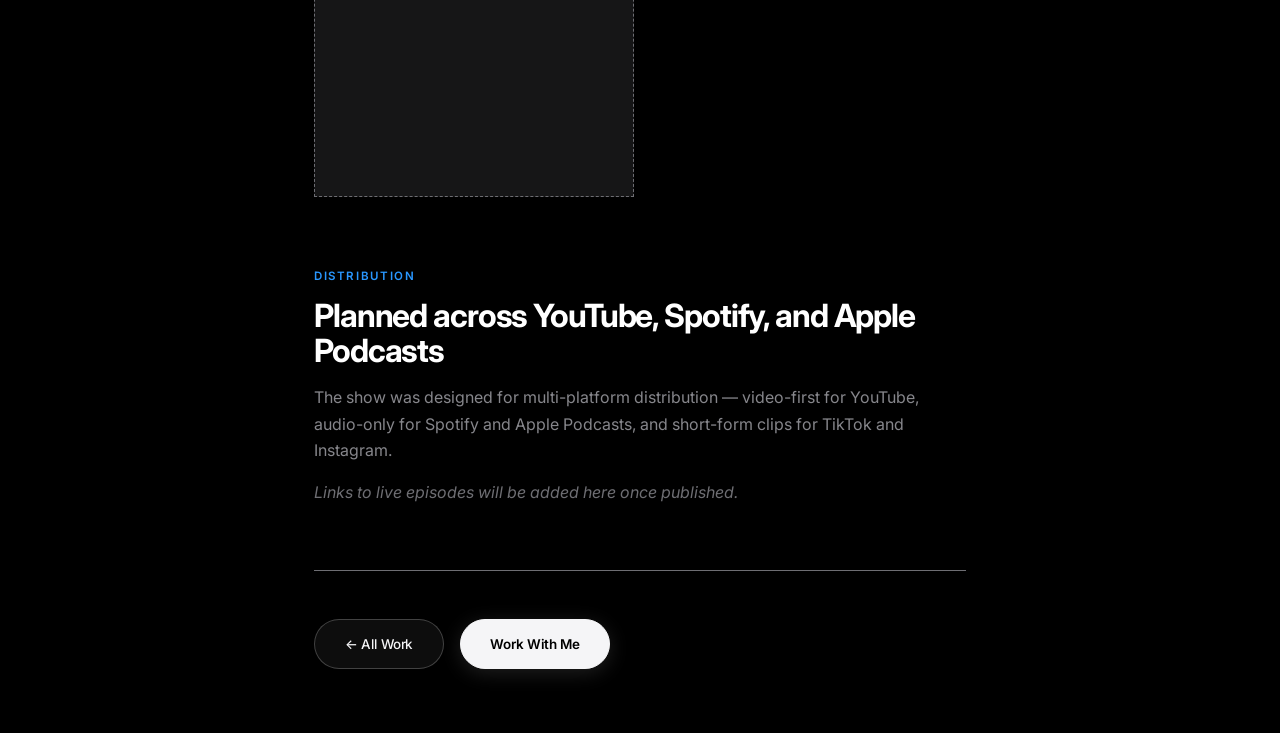
<file: pages/dab.html>
<!DOCTYPE html>
<html lang="en">
<head>
  <meta charset="UTF-8" /><meta name="viewport" content="width=device-width, initial-scale=1.0" />
  <title>DAB — Diagnostics &amp; Beyond · Kisseh</title>
  <meta name="description" content="How Kisseh developed the DAB healthcare podcast from concept through production and launch." />
  <link rel="preconnect" href="https://fonts.googleapis.com" /><link rel="preconnect" href="https://fonts.gstatic.com" crossorigin />
  <link href="https://fonts.googleapis.com/css2?family=Cormorant+Garamond:ital,wght@0,300;0,400;0,500;0,600;1,300;1,400&family=Inter:wght@300;400;500;600&family=Space+Mono:ital@0;1&display=swap" rel="stylesheet" />
    <link rel="icon" type="image/x-icon" href="../images/favicon.ico" />
  <link rel="apple-touch-icon" href="../images/favicon.ico" />
  <link rel="stylesheet" href="../css/style.css" />
  <style>
    .nav-case{position:sticky;top:0;background:rgba(10,10,10,.96);backdrop-filter:blur(12px);border-bottom:1px solid var(--text-faint);z-index:100;padding:1rem var(--gutter);display:flex;align-items:center;justify-content:space-between}
    .nav-case-title{font-family:var(--mono);font-size:.68rem;letter-spacing:.12em;text-transform:uppercase;color:var(--text-dim)}
    .back-link{display:inline-flex;align-items:center;gap:.5rem;font-family:var(--mono);font-size:.68rem;letter-spacing:.12em;text-transform:uppercase;color:var(--text-dim);transition:color var(--transition)}
    .back-link:hover{color:var(--accent)}
    .case-hero{padding:5rem var(--gutter) 4rem;background:var(--bg-2);border-bottom:1px solid var(--text-faint)}
    .case-hero-meta{display:flex;gap:3rem;flex-wrap:wrap;margin-bottom:3rem}
    .case-meta-item label{font-family:var(--mono);font-size:.62rem;letter-spacing:.15em;text-transform:uppercase;color:var(--accent);display:block;margin-bottom:.3rem}
    .case-meta-item span{font-size:.9rem;color:var(--text-dim)}
    .case-body{max-width:780px;margin:0 auto;padding:4rem var(--gutter)}
    .case-section{margin-bottom:4rem}
    .case-section h3{color:#fff;margin-bottom:1rem}
    .case-section p{color:var(--text-dim)}
    .media-placeholder{width:100%;aspect-ratio:16/9;background:var(--bg-3);border:1px dashed var(--text-faint);display:flex;align-items:center;justify-content:center;flex-direction:column;gap:.75rem;margin:1.5rem 0;color:var(--text-faint)}
    .media-placeholder span{font-family:var(--mono);font-size:.62rem;letter-spacing:.1em;text-transform:uppercase;text-align:center;padding:0 1rem}
    .tag-list{display:flex;flex-wrap:wrap;gap:.5rem;margin-top:1rem}
    .tag{font-family:var(--mono);font-size:.6rem;letter-spacing:.1em;text-transform:uppercase;padding:.25rem .7rem;border:1px solid var(--text-faint);color:var(--text-dim)}
    .contrib-list{list-style:none;display:flex;flex-direction:column;gap:.5rem;margin-top:.5rem;color:var(--text-dim);font-size:.92rem}
    .contrib-list li::before{content:"→ ";color:var(--accent)}
  </style>
</head>
<body>

<nav class="nav-case">
  <a href="../index.html" class="back-link">← Kisseh</a>
  <span class="nav-case-title">Case Study</span>
</nav>

<div class="case-hero">
  <div class="container">
    <div class="case-hero-meta">
      <div class="case-meta-item"><label>Client</label><span>FLOKEFAMA Company Limited</span></div>
      <div class="case-meta-item"><label>Year</label><span>2025</span></div>
      <div class="case-meta-item"><label>Role</label><span>Producer · Editor · Creative Director</span></div>
      <div class="case-meta-item"><label>Host</label><span>Teye Kwabena Kenney</span></div>
      <div class="case-meta-item"><label>Sector</label><span>Healthcare · Podcast · Media Production</span></div>
    </div>

    <h1 style="font-family:var(--serif);font-size:clamp(2.5rem,7vw,6rem);line-height:.95;color:#fff;font-weight:300;">
      DAB — Building Conversations<br><em style="color:var(--accent);">Beyond Diagnostics</em>
    </h1>

    <div class="media-placeholder" style="margin-top:3rem;aspect-ratio:21/9;max-height:500px;">
      <svg width="32" height="32" viewBox="0 0 24 24" fill="none" stroke="currentColor" stroke-width="1" opacity="0.3"><rect x="3" y="3" width="18" height="18" rx="2"/><circle cx="8.5" cy="8.5" r="1.5"/><polyline points="21 15 16 10 5 21"/></svg>
      <span>Add DAB hero image — podcast cover, studio shot, or episode visual</span>
    </div>
  </div>
</div>

<div class="case-body">

  <div class="case-section">
    <span class="label">The Brief</span>
    <h3>Healthcare conversations that people actually want to hear.</h3>
    <p>
      FLOKEFAMA Company Limited — a healthcare technology, diagnostics, and biomedical engineering firm —
      wanted to create a media platform that made healthcare conversations more accessible,
      engaging, and human. Not clinical briefings. Not dry informational content.
      Real conversations, with real people, about health and everything connected to it.
    </p>
    <p>
      That became <strong style="color:#fff">DAB — Diagnostics &amp; Beyond</strong>. And I built it
      from the name up.
    </p>
    <div class="tag-list">
      <span class="tag">Podcast Naming</span>
      <span class="tag">Concept Development</span>
      <span class="tag">Video Production</span>
      <span class="tag">Video Editing</span>
      <span class="tag">Social Media Content</span>
      <span class="tag">Episode Structure</span>
      <span class="tag">Distribution Strategy</span>
    </div>
  </div>

  <div class="case-section">
    <span class="label">My Contributions</span>
    <h3>End-to-end media development</h3>
    <p>My involvement covered the full creative and production lifecycle of the show:</p>
    <ul class="contrib-list">
      <li>Named the podcast and developed its creative concept and positioning</li>
      <li>Designed the show's identity, purpose, and audience proposition</li>
      <li>Planned episode structure and guest/content strategy</li>
      <li>Coordinated video production</li>
      <li>Edited video for YouTube and podcast distribution</li>
      <li>Developed trailer and promotional teaser content</li>
      <li>Created short-form TikTok and Instagram content from episodes</li>
      <li>Wrote YouTube descriptions, chapter markers, and captions</li>
      <li>Managed launch communication and promotional copy</li>
    </ul>
  </div>

  <div class="case-section">
    <span class="label">Episode 1</span>
    <h3>Dr. Benjamin Smith-Koufie &amp; Bernard Ayitey</h3>
    <p>
      The first episode explored personal experiences in healthcare, the diagnostics field,
      and the relationship between health and broader socioeconomic realities in Ghana.
      Two guests with different perspectives. One honest conversation.
    </p>
    <div class="video-embed-wrap" style="width:100%; aspect-ratio:16/9; margin: 1.5rem 0; background: #000; border: 1px solid var(--text-faint);">
      <iframe style="width:100%; height:100%; border:none;" src="https://www.youtube.com/embed/eYzMoo10ACA?rel=0" title="Diagnostics and Beyond - DAB" allow="accelerometer; autoplay; clipboard-write; encrypted-media; gyroscope; picture-in-picture" allowfullscreen></iframe>
    </div>
    <div style="margin-top: 1rem;">
      <a href="https://www.youtube.com/watch_videos?video_ids=eYzMoo10ACA%2CLEIvGOgDXL4%2Cvr2vqd9SIhA%2Cooeer3qx05A%2C74yPiW2q9ac" target="_blank" rel="noopener" class="btn btn-ghost">
        ▶ Watch All DAB Top Episodes Playlist ↗
      </a>
    </div>
  </div>

  <div class="case-section">
    <span class="label">Promotional Content</span>
    <h3>Trailers and short-form social content</h3>
    <div class="media-placeholder" style="aspect-ratio:9/16;max-width:320px;">
      <span>Add DAB trailer or TikTok clip</span>
    </div>
  </div>

  <div class="case-section">
    <span class="label">Distribution</span>
    <h3>Planned across YouTube, Spotify, and Apple Podcasts</h3>
    <p>
      The show was designed for multi-platform distribution — video-first for YouTube,
      audio-only for Spotify and Apple Podcasts, and short-form clips for TikTok and Instagram.
    </p>
    <p style="margin-top:1em;">
      <!--
        Add live links once the podcast is public:
        <a href="YOUR_YOUTUBE_URL" target="_blank" class="btn btn-ghost" style="margin-right:0.5rem;">Watch on YouTube ↗</a>
        <a href="YOUR_SPOTIFY_URL" target="_blank" class="btn btn-ghost">Listen on Spotify ↗</a>
      -->
      <em style="color:var(--text-faint);">Links to live episodes will be added here once published.</em>
    </p>
  </div>

  <div style="border-top:1px solid var(--text-faint);padding-top:3rem;display:flex;flex-wrap:wrap;gap:1rem;">
    <a href="../index.html#work" class="btn btn-outline">← All Work</a>
    <a href="../index.html#contact" class="btn btn-primary">Work With Me</a>
  </div>

</div>
<script src="../js/main.js"></script>
</body>
</html>
</file>
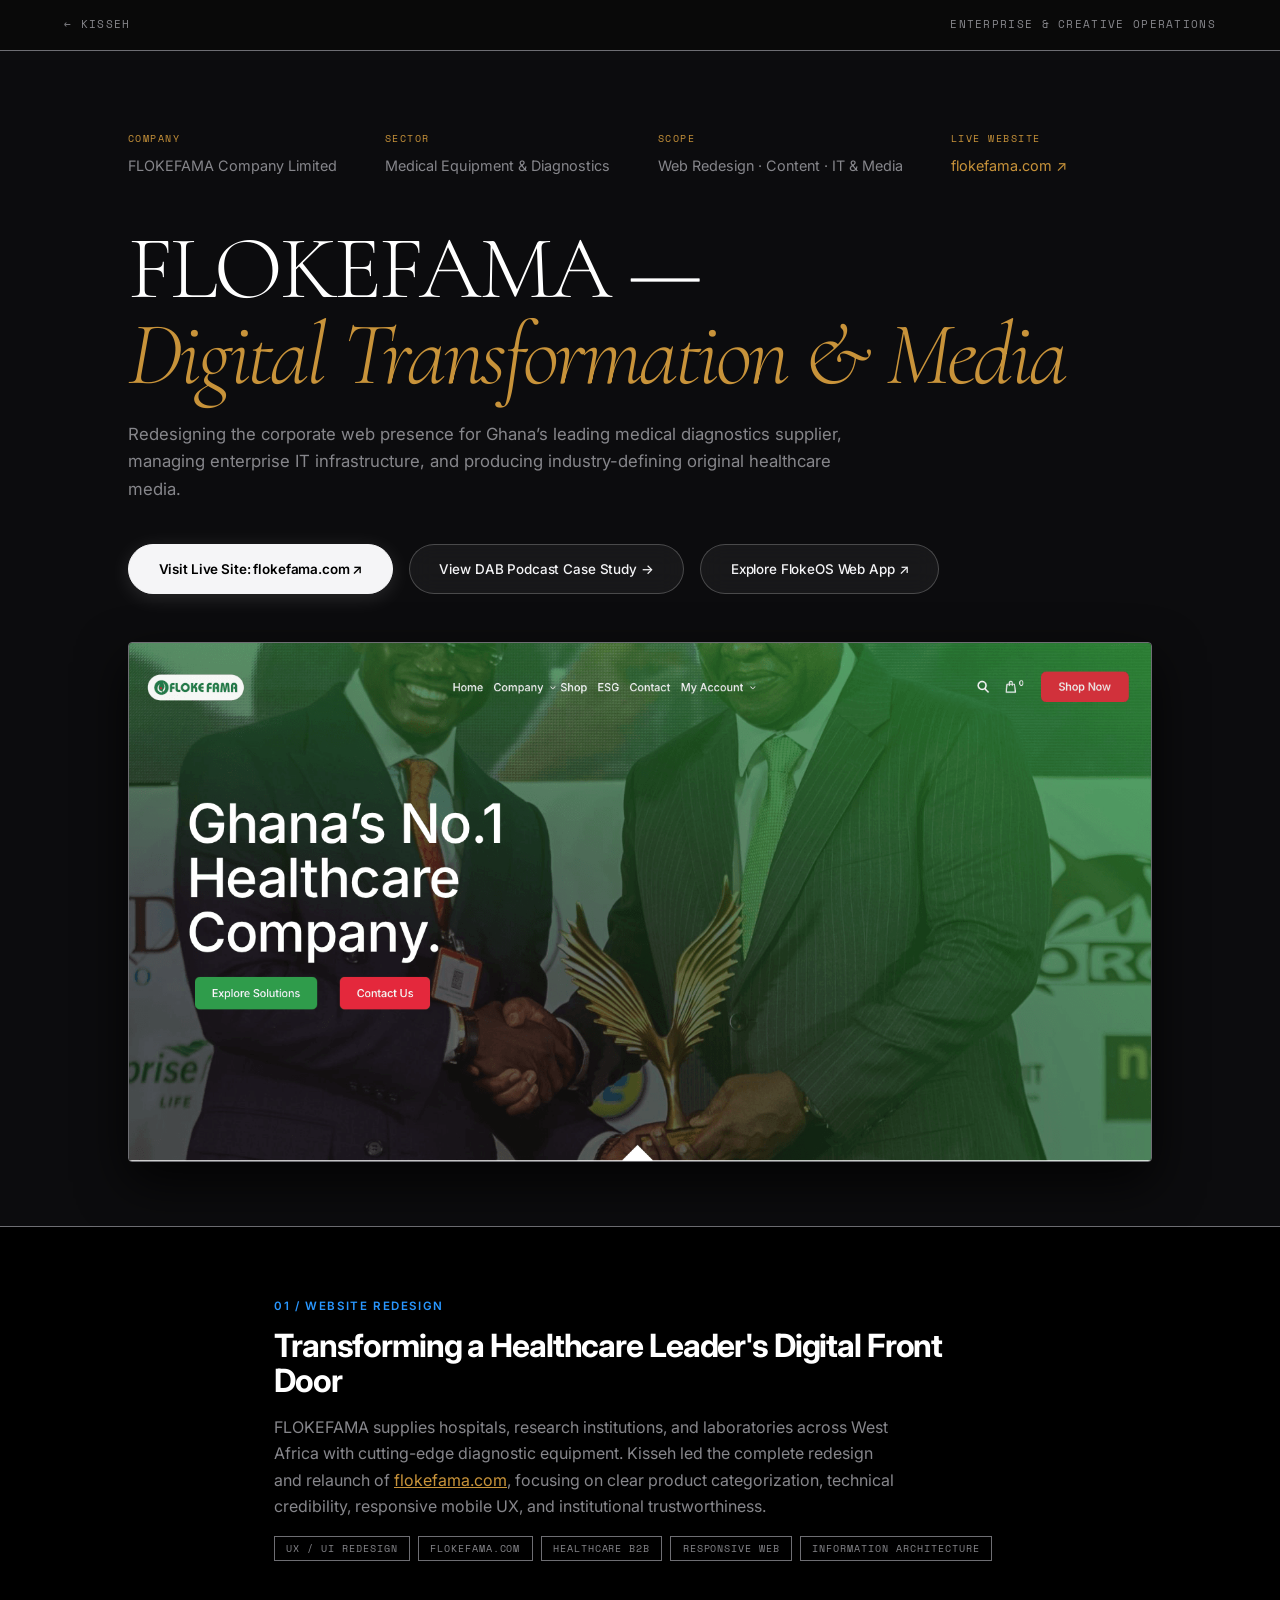
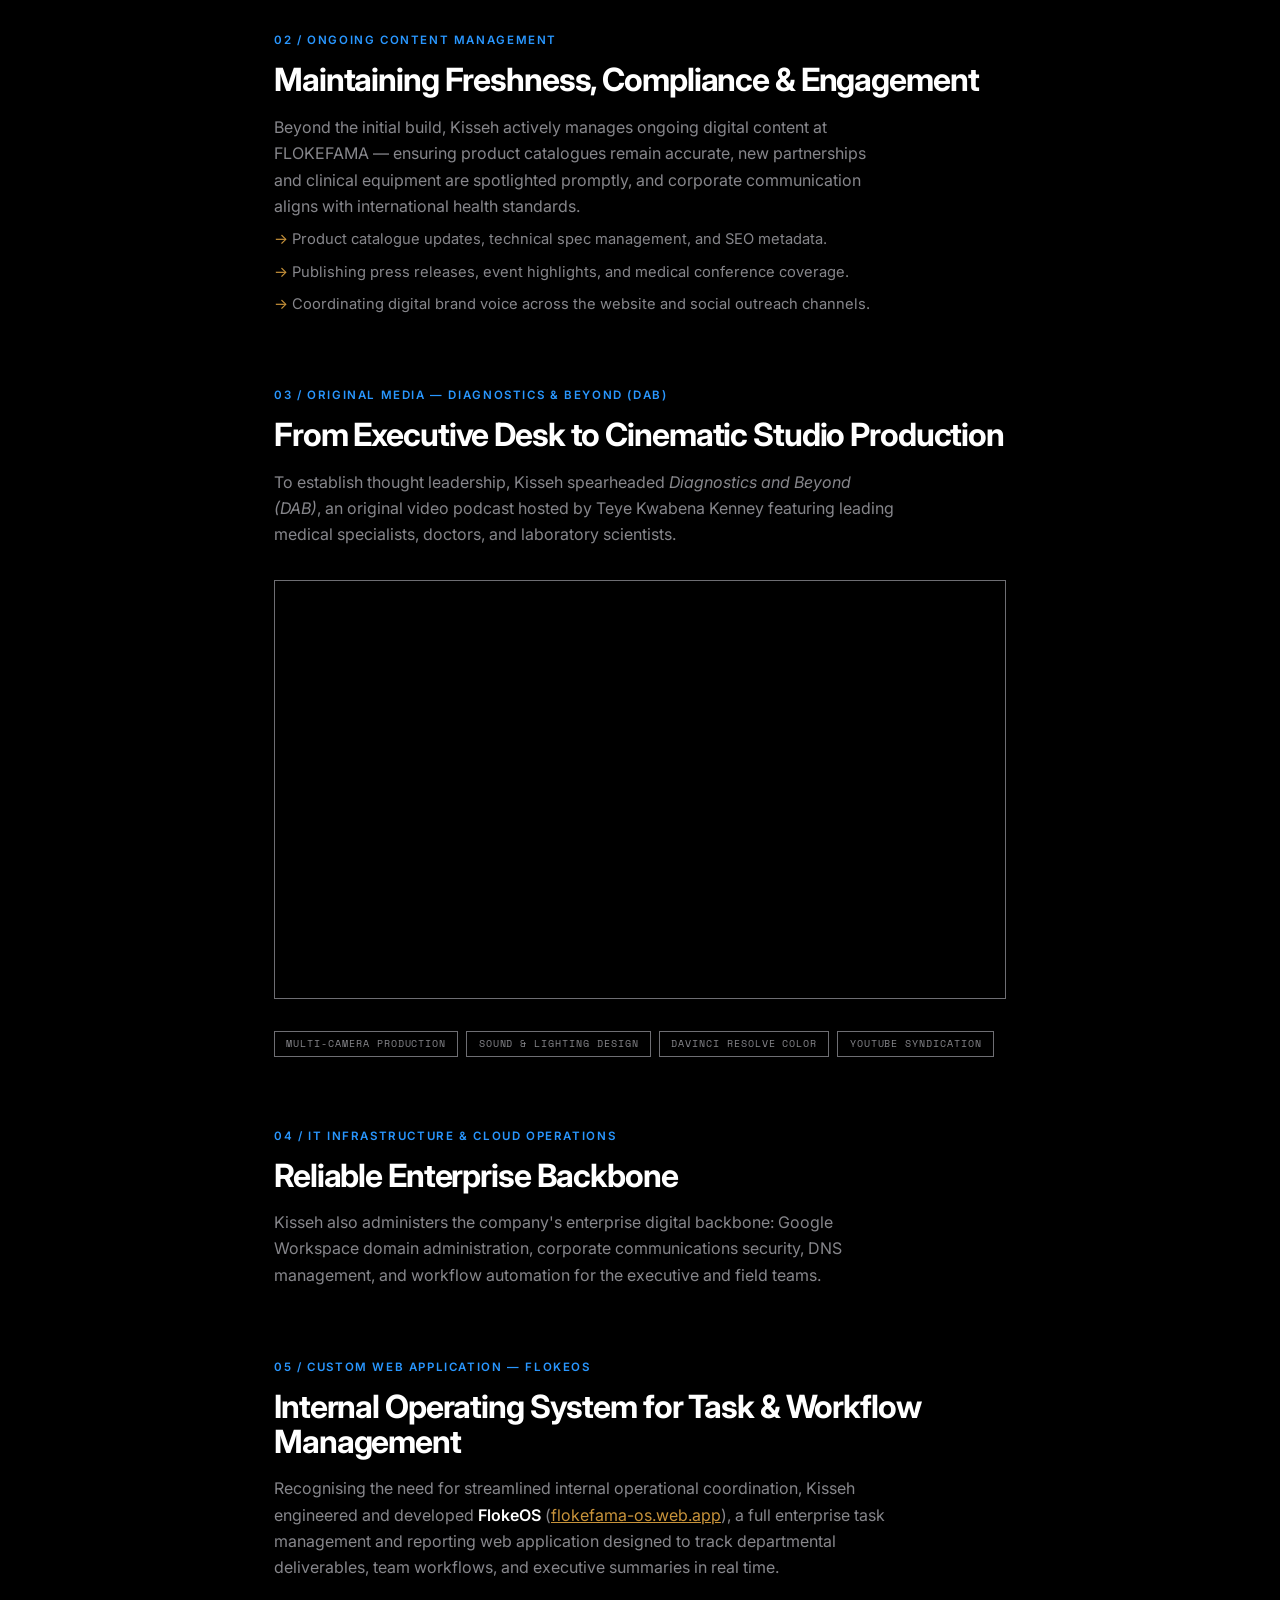
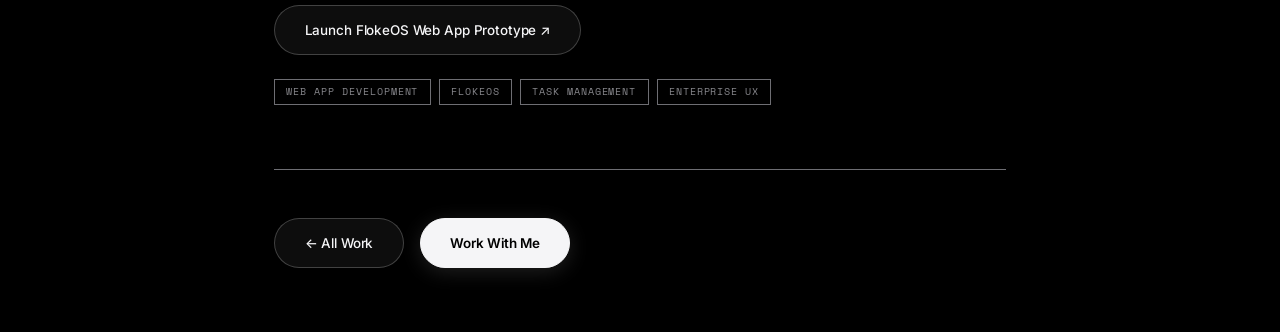
<file: pages/flokefama.html>
<!DOCTYPE html>
<html lang="en">
<head>
  <meta charset="UTF-8" /><meta name="viewport" content="width=device-width, initial-scale=1.0" />
  <title>FLOKEFAMA — Website Redesign, Digital Content &amp; IT Operations · Kisseh</title>
  <meta name="description" content="Complete website redesign, ongoing content management, Google Workspace administration, FlokeOS web app, and media production (DAB Podcast) for FLOKEFAMA Company Limited." />
  <link rel="preconnect" href="https://fonts.googleapis.com" /><link rel="preconnect" href="https://fonts.gstatic.com" crossorigin />
  <link href="https://fonts.googleapis.com/css2?family=Cormorant+Garamond:ital,wght@0,300;0,400;0,500;0,600;1,300;1,400&family=Inter:wght@300;400;500;600&family=Space+Mono:ital@0;1&display=swap" rel="stylesheet" />
    <link rel="icon" type="image/x-icon" href="../images/favicon.ico" />
  <link rel="apple-touch-icon" href="../images/favicon.ico" />
  <link rel="stylesheet" href="../css/style.css" />
  <style>
    .nav-case{position:sticky;top:0;background:rgba(10,10,10,.96);backdrop-filter:blur(12px);border-bottom:1px solid var(--text-faint);z-index:100;padding:1rem var(--gutter);display:flex;align-items:center;justify-content:space-between}
    .back-link{display:inline-flex;align-items:center;gap:.5rem;font-family:var(--mono);font-size:.68rem;letter-spacing:.12em;text-transform:uppercase;color:var(--text-dim);transition:color var(--transition)}.back-link:hover{color:var(--accent)}
    .nav-case-title{font-family:var(--mono);font-size:.68rem;letter-spacing:.12em;text-transform:uppercase;color:var(--text-dim)}
    .case-hero{padding:5rem var(--gutter) 4rem;background:var(--bg-2);border-bottom:1px solid var(--text-faint)}
    .case-hero-meta{display:flex;gap:3rem;flex-wrap:wrap;margin-bottom:3rem}
    .case-meta-item label{font-family:var(--mono);font-size:.62rem;letter-spacing:.15em;text-transform:uppercase;color:var(--accent);display:block;margin-bottom:.3rem}
    .case-meta-item span{font-size:.9rem;color:var(--text-dim)}
    .case-body{max-width:860px;margin:0 auto;padding:4rem var(--gutter)}
    .case-section{margin-bottom:4rem}.case-section h3{color:#fff;margin-bottom:1rem}.case-section p{color:var(--text-dim)}
    .tag-list{display:flex;flex-wrap:wrap;gap:.5rem;margin-top:1rem}
    .tag{font-family:var(--mono);font-size:.6rem;letter-spacing:.1em;text-transform:uppercase;padding:.25rem .7rem;border:1px solid var(--text-faint);color:var(--text-dim)}
    .contrib-list{list-style:none;display:flex;flex-direction:column;gap:.5rem;margin-top:.5rem;color:var(--text-dim);font-size:.92rem}
    .contrib-list li::before{content:"→ ";color:var(--accent)}
    .case-hero-frame {
      position: relative;
      width: 100%;
      aspect-ratio: 16 / 9;
      max-height: 520px;
      overflow: hidden;
      border: 1px solid var(--text-faint);
      border-radius: 4px;
      margin-top: 3rem;
      background: var(--bg-3);
      box-shadow: 0 20px 50px rgba(0,0,0,0.8);
    }
    .case-hero-frame img {
      position: absolute;
      inset: 0;
      width: 100%;
      height: 100%;
      object-fit: cover;
      object-position: center;
      display: block;
    }
    .video-frame{width:100%;aspect-ratio:16/9;background:#000;border:1px solid var(--text-faint);box-shadow:0 20px 50px rgba(0,0,0,0.8);margin:2rem 0;}
    .video-frame iframe{width:100%;height:100%;border:none;}
  </style>
</head>
<body>

<nav class="nav-case">
  <a href="../index.html" class="back-link">← Kisseh</a>
  <span class="nav-case-title">Enterprise &amp; Creative Operations</span>
</nav>

<div class="case-hero">
  <div class="container">
    <div class="case-hero-meta">
      <div class="case-meta-item"><label>Company</label><span>FLOKEFAMA Company Limited</span></div>
      <div class="case-meta-item"><label>Sector</label><span>Medical Equipment &amp; Diagnostics</span></div>
      <div class="case-meta-item"><label>Scope</label><span>Web Redesign · Content · IT &amp; Media</span></div>
      <div class="case-meta-item"><label>Live Website</label><span><a href="https://flokefama.com" target="_blank" rel="noopener" style="color:var(--accent);">flokefama.com ↗</a></span></div>
    </div>

    <h1 style="font-family:var(--serif);font-size:clamp(2.5rem,7vw,6rem);line-height:.95;color:#fff;font-weight:300;">
      FLOKEFAMA —<br><em style="color:var(--accent);">Digital Transformation &amp; Media</em>
    </h1>

    <p style="margin-top:1.5rem; color:var(--text-dim); max-width:65ch; font-size:1.05rem;">
      Redesigning the corporate web presence for Ghana’s leading medical diagnostics supplier, managing enterprise IT infrastructure, and producing industry-defining original healthcare media.
    </p>

    <div style="margin-top:2.5rem; display:flex; gap:1rem; flex-wrap:wrap;">
      <a href="https://flokefama.com" target="_blank" rel="noopener" class="btn btn-primary">
        Visit Live Site: flokefama.com ↗
      </a>
      <a href="dab.html" class="btn btn-outline">
        View DAB Podcast Case Study →
      </a>
      <a href="https://flokefama-os.web.app" target="_blank" rel="noopener" class="btn btn-outline">
        Explore FlokeOS Web App ↗
      </a>
    </div>

    <div class="case-hero-frame">
      <img src="../images/flokefama.jpg" alt="FLOKEFAMA Website Redesign and Corporate Visuals" loading="lazy">
    </div>
  </div>
</div>

<div class="case-body">

  <div class="case-section">
    <span class="label">01 / Website Redesign</span>
    <h3>Transforming a Healthcare Leader's Digital Front Door</h3>
    <p>
      FLOKEFAMA supplies hospitals, research institutions, and laboratories across West Africa with cutting-edge diagnostic equipment. Kisseh led the complete redesign and relaunch of <a href="https://flokefama.com" target="_blank" rel="noopener" style="color:var(--accent); text-decoration:underline;">flokefama.com</a>, focusing on clear product categorization, technical credibility, responsive mobile UX, and institutional trustworthiness.
    </p>
    <div class="tag-list">
      <span class="tag">UX / UI Redesign</span>
      <span class="tag">flokefama.com</span>
      <span class="tag">Healthcare B2B</span>
      <span class="tag">Responsive Web</span>
      <span class="tag">Information Architecture</span>
    </div>
  </div>

  <div class="case-section">
    <span class="label">02 / Ongoing Content Management</span>
    <h3>Maintaining Freshness, Compliance &amp; Engagement</h3>
    <p>
      Beyond the initial build, Kisseh actively manages ongoing digital content at FLOKEFAMA — ensuring product catalogues remain accurate, new partnerships and clinical equipment are spotlighted promptly, and corporate communication aligns with international health standards.
    </p>
    <ul class="contrib-list">
      <li>Product catalogue updates, technical spec management, and SEO metadata.</li>
      <li>Publishing press releases, event highlights, and medical conference coverage.</li>
      <li>Coordinating digital brand voice across the website and social outreach channels.</li>
    </ul>
  </div>

  <div class="case-section">
    <span class="label">03 / Original Media — Diagnostics &amp; Beyond (DAB)</span>
    <h3>From Executive Desk to Cinematic Studio Production</h3>
    <p>
      To establish thought leadership, Kisseh spearheaded <em>Diagnostics and Beyond (DAB)</em>, an original video podcast hosted by Teye Kwabena Kenney featuring leading medical specialists, doctors, and laboratory scientists.
    </p>
    <div class="video-frame">
      <iframe src="https://www.youtube.com/embed/eYzMoo10ACA?rel=0" title="DAB with Dr. Owoo" allow="accelerometer; autoplay; clipboard-write; encrypted-media; gyroscope; picture-in-picture" allowfullscreen></iframe>
    </div>
    <div class="tag-list">
      <span class="tag">Multi-Camera Production</span>
      <span class="tag">Sound &amp; Lighting Design</span>
      <span class="tag">DaVinci Resolve Color</span>
      <span class="tag">YouTube Syndication</span>
    </div>
  </div>

  <div class="case-section">
    <span class="label">04 / IT Infrastructure &amp; Cloud Operations</span>
    <h3>Reliable Enterprise Backbone</h3>
    <p>
      Kisseh also administers the company's enterprise digital backbone: Google Workspace domain administration, corporate communications security, DNS management, and workflow automation for the executive and field teams.
    </p>
  </div>

  <div class="case-section">
    <span class="label">05 / Custom Web Application — FlokeOS</span>
    <h3>Internal Operating System for Task &amp; Workflow Management</h3>
    <p>
      Recognising the need for streamlined internal operational coordination, Kisseh engineered and developed <strong>FlokeOS</strong> (<a href="https://flokefama-os.web.app" target="_blank" rel="noopener" style="color:var(--accent); text-decoration:underline;">flokefama-os.web.app</a>), a full enterprise task management and reporting web application designed to track departmental deliverables, team workflows, and executive summaries in real time.
    </p>
    <div style="margin-top:1.5rem;">
      <a href="https://flokefama-os.web.app" target="_blank" rel="noopener" class="btn btn-outline">
        Launch FlokeOS Web App Prototype ↗
      </a>
    </div>
    <div class="tag-list" style="margin-top:1.5rem;">
      <span class="tag">Web App Development</span>
      <span class="tag">FlokeOS</span>
      <span class="tag">Task Management</span>
      <span class="tag">Enterprise UX</span>
    </div>
  </div>

  <div style="border-top:1px solid var(--text-faint);padding-top:3rem;display:flex;flex-wrap:wrap;gap:1rem;">
    <a href="../index.html#work" class="btn btn-outline">← All Work</a>
    <a href="../index.html#contact" class="btn btn-primary">Work With Me</a>
  </div>

</div>

<script src="../js/main.js"></script>
</body>
</html>
</file>
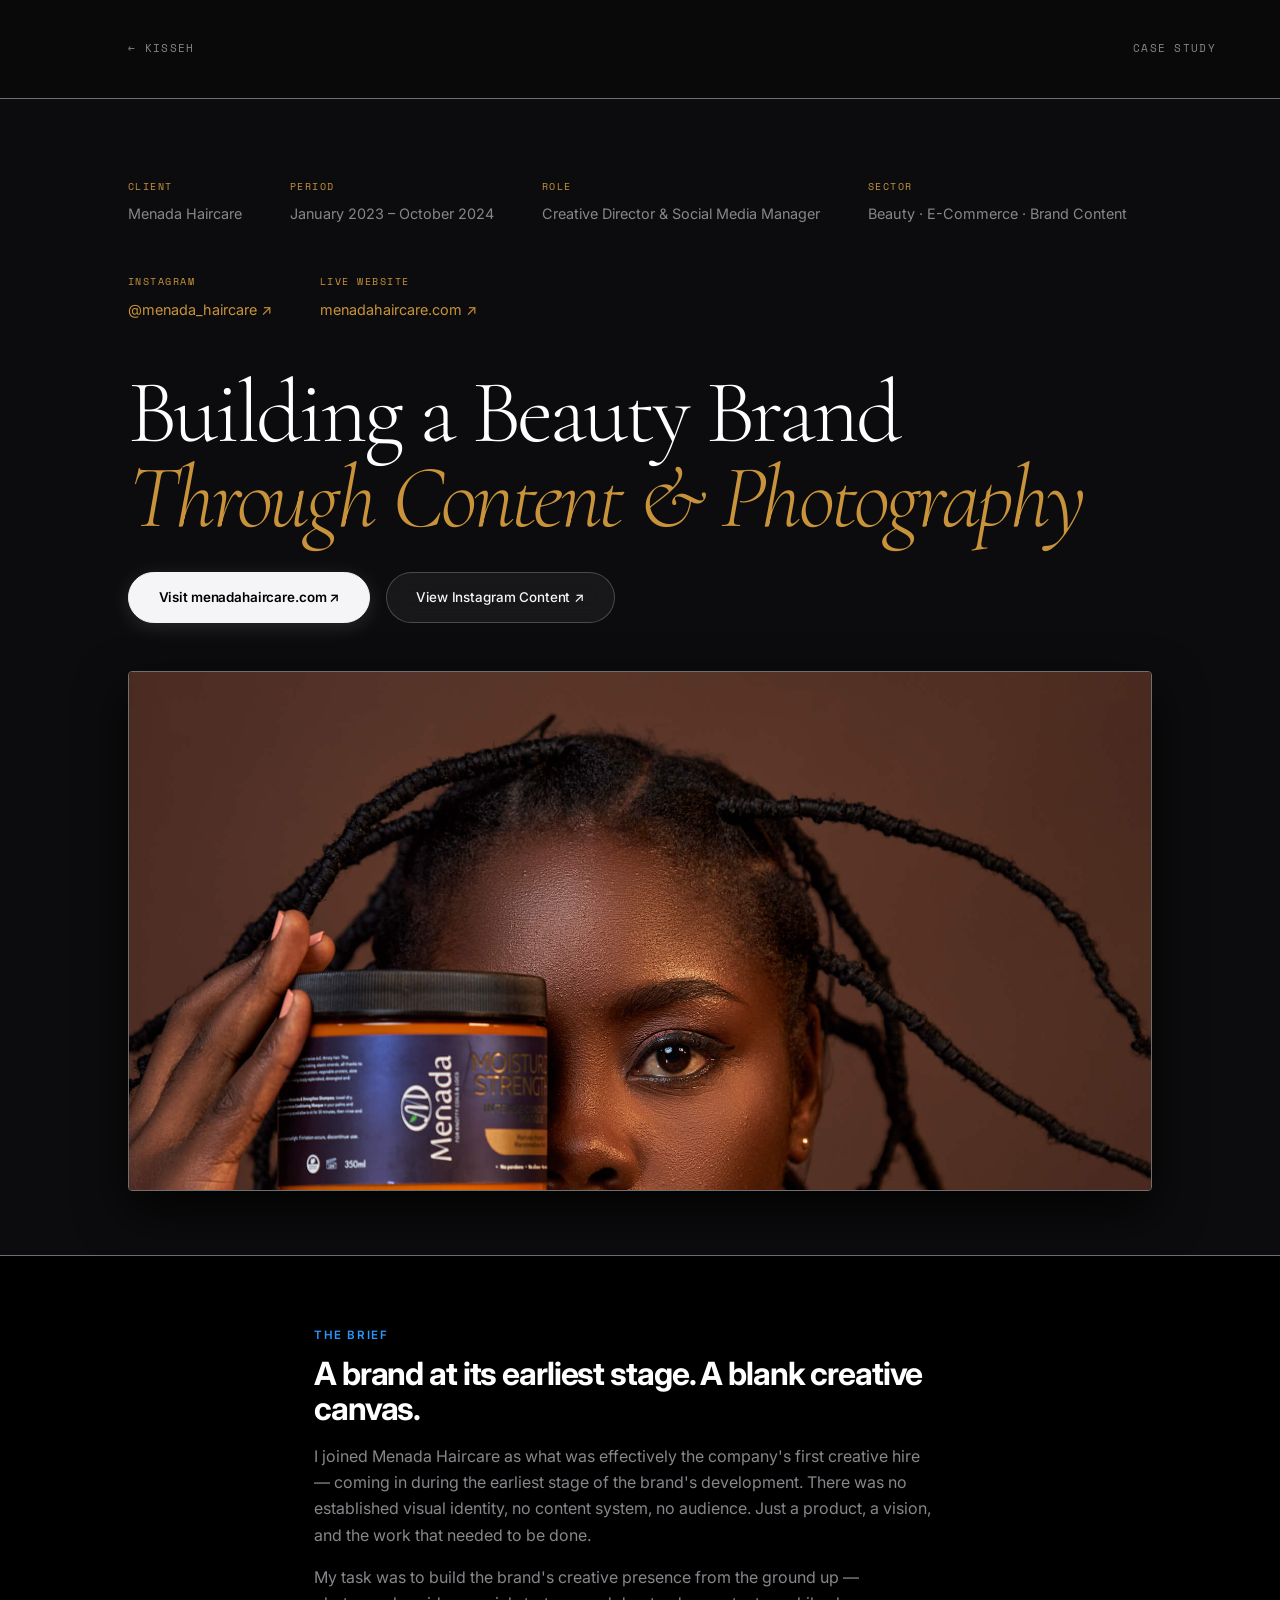
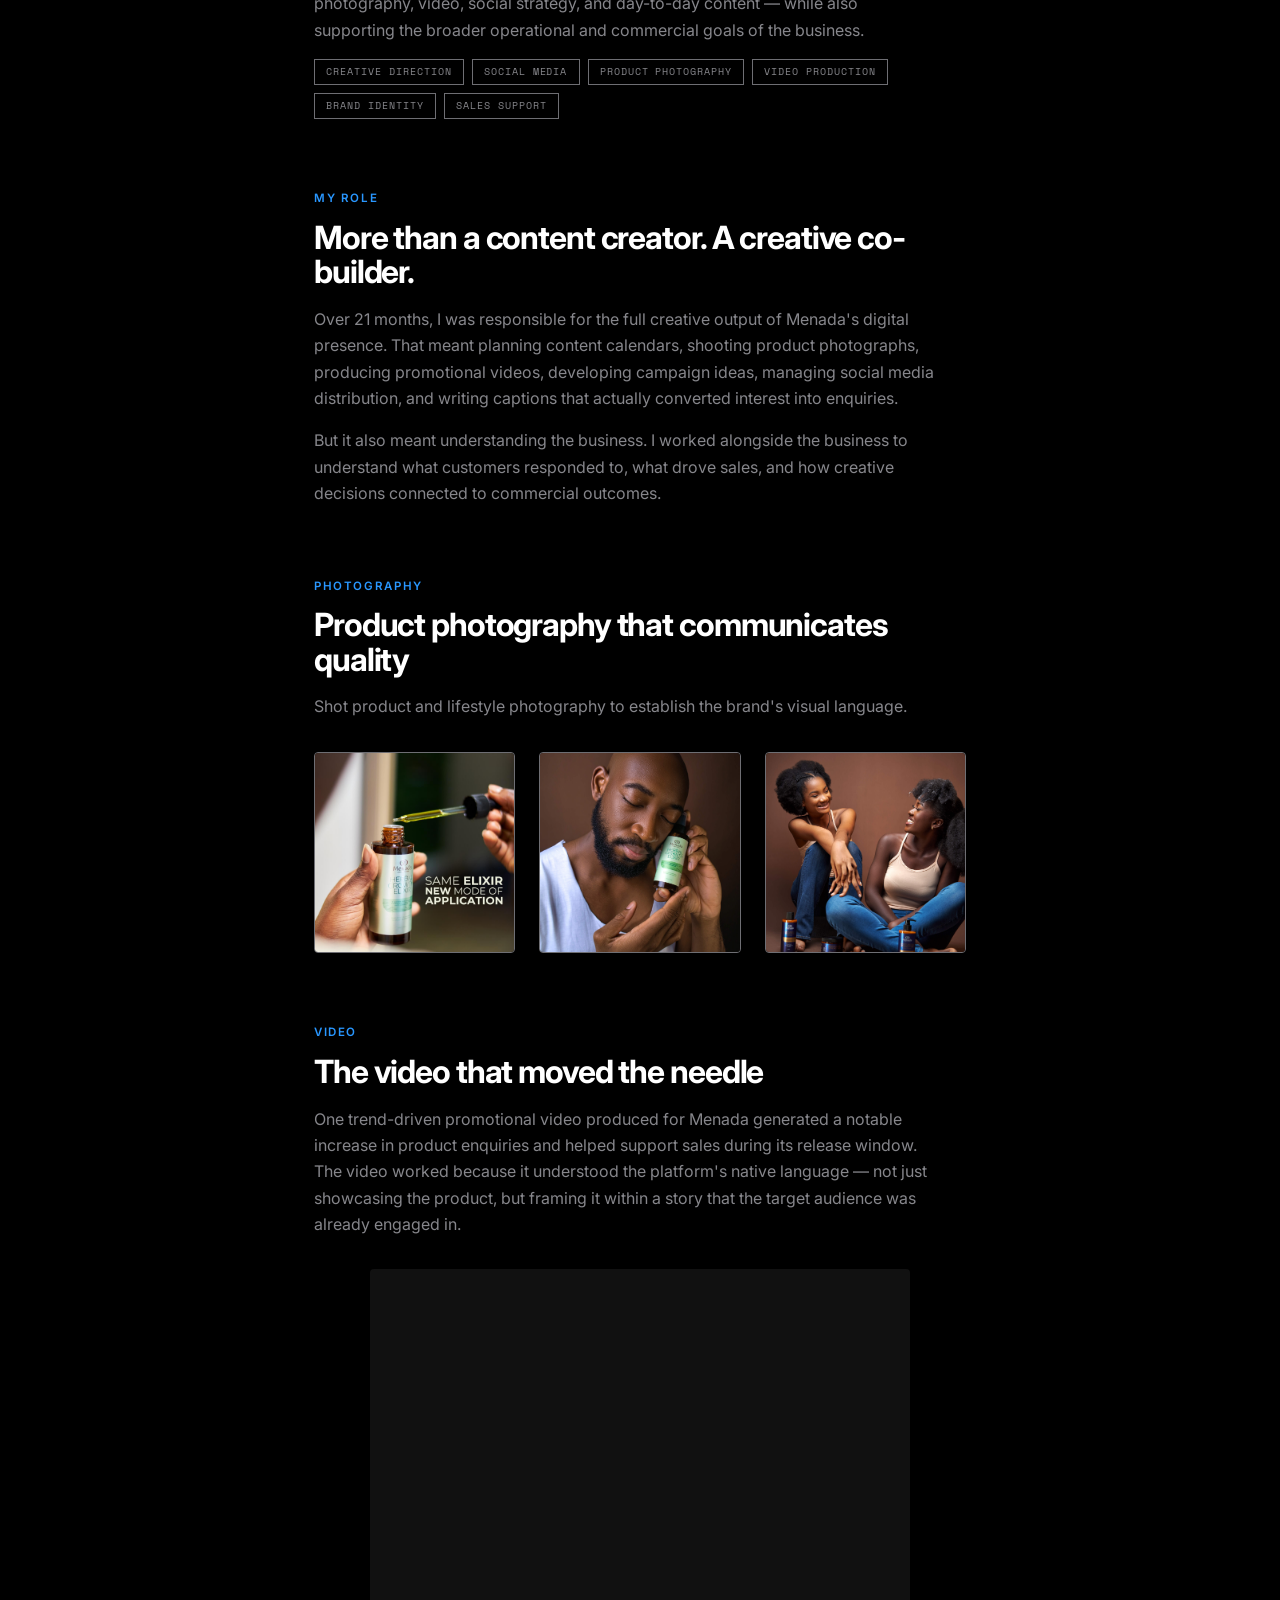
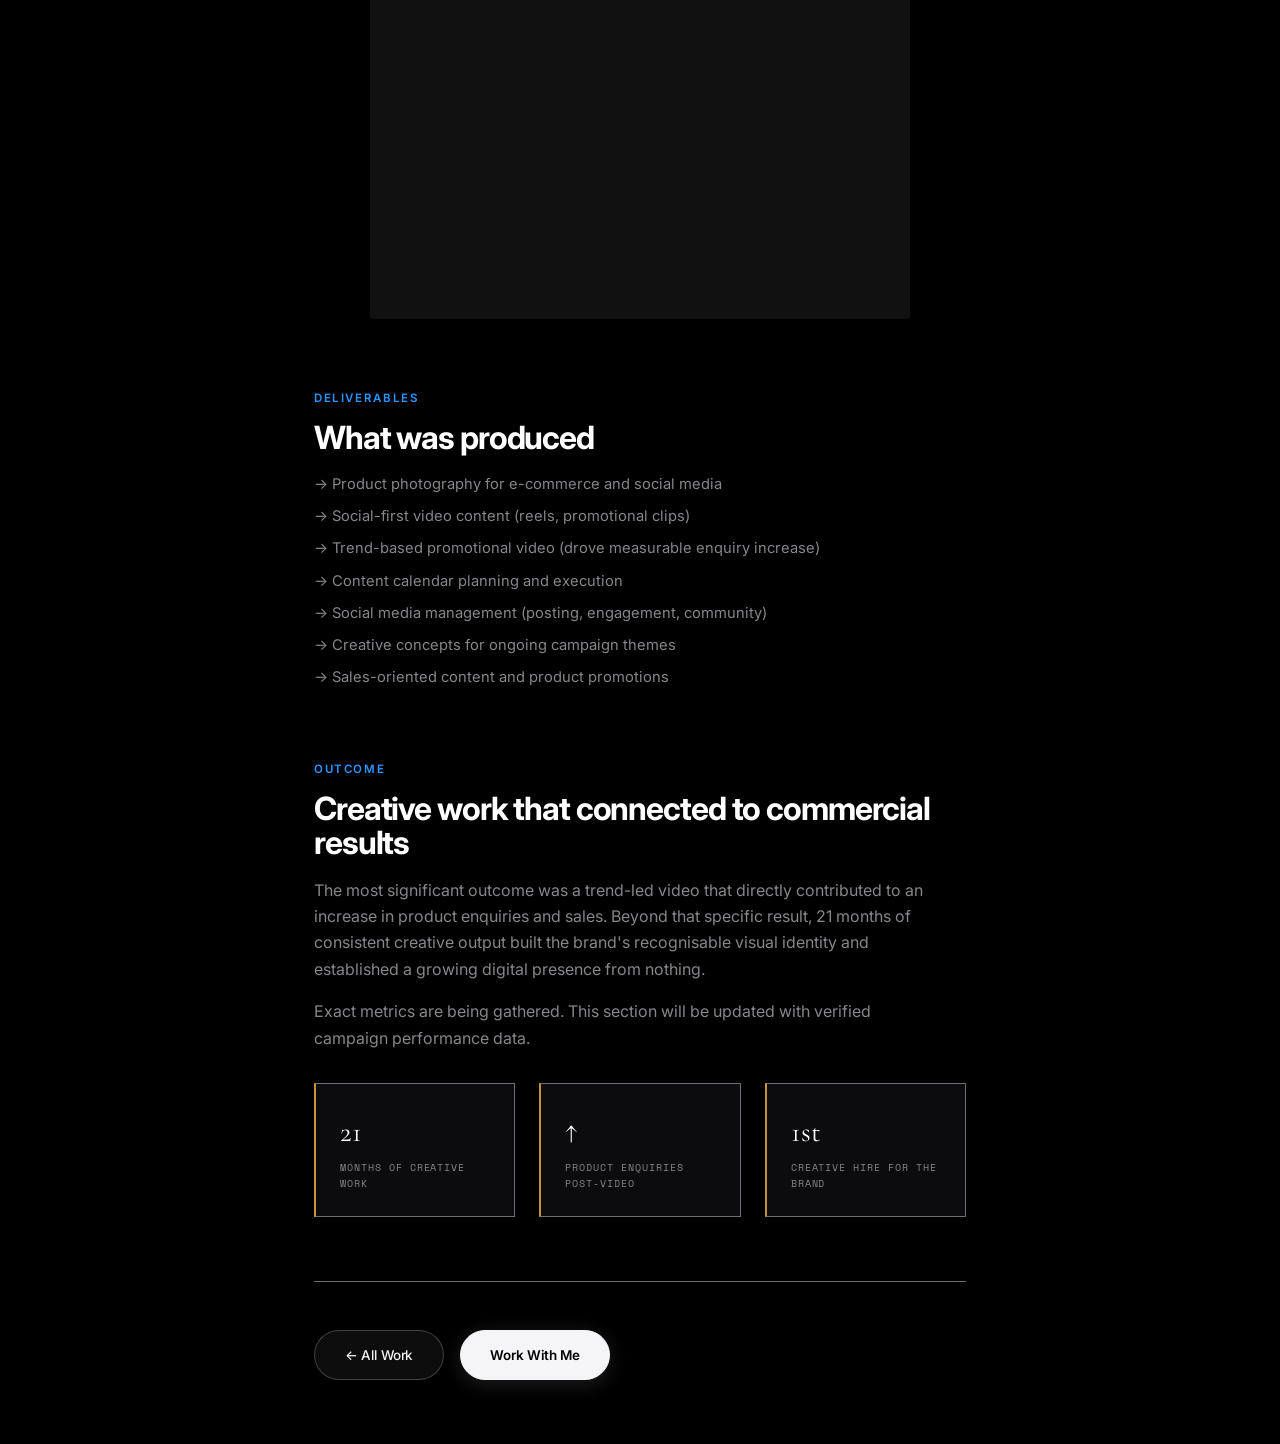
<file: pages/menada.html>
<!DOCTYPE html>
<html lang="en">
<head>
  <meta charset="UTF-8" />
  <meta name="viewport" content="width=device-width, initial-scale=1.0" />
  <title>Menada Haircare — Kisseh</title>
  <meta name="description" content="How Kisseh helped build Menada Haircare's brand through creative direction, video production, photography and social media strategy." />
  <link rel="preconnect" href="https://fonts.googleapis.com" />
  <link rel="preconnect" href="https://fonts.gstatic.com" crossorigin />
  <link href="https://fonts.googleapis.com/css2?family=Cormorant+Garamond:ital,wght@0,300;0,400;0,500;0,600;1,300;1,400&family=Inter:wght@300;400;500;600&family=Space+Mono:ital@0;1&display=swap" rel="stylesheet" />
    <link rel="icon" type="image/x-icon" href="../images/favicon.ico" />
  <link rel="apple-touch-icon" href="../images/favicon.ico" />
  <link rel="stylesheet" href="../css/style.css" />
  <style>
    .back-link {
      display: inline-flex;
      align-items: center;
      gap: 0.5rem;
      font-family: var(--mono);
      font-size: 0.68rem;
      letter-spacing: 0.12em;
      text-transform: uppercase;
      color: var(--text-dim);
      padding: 1.5rem var(--gutter);
      transition: color var(--transition);
    }
    .back-link:hover { color: var(--accent); }
    .case-hero { padding: 5rem var(--gutter) 4rem; }
    .case-body { max-width: 780px; margin: 0 auto; padding: 4rem var(--gutter); }
    .case-section { margin-bottom: 4rem; }
    .case-section h3 { color: #fff; margin-bottom: 1rem; }
    .case-section p { color: var(--text-dim); }
    .outcome-grid { display: grid; grid-template-columns: repeat(auto-fit, minmax(160px, 1fr)); gap: 1.5rem; margin-top: 2rem; }
    .outcome-item { background: var(--bg-2); border: 1px solid var(--text-faint); padding: 1.5rem; border-left: 2px solid var(--accent); }
    .outcome-val { font-family: var(--serif); font-size: 1.8rem; color: #fff; }
    .outcome-key { font-family: var(--mono); font-size: 0.6rem; letter-spacing: 0.1em; text-transform: uppercase; color: var(--text-dim); margin-top: 0.3rem; }
    .tag-list { display: flex; flex-wrap: wrap; gap: 0.5rem; margin-top: 1rem; }
    .tag { font-family: var(--mono); font-size: 0.6rem; letter-spacing: 0.1em; text-transform: uppercase; padding: 0.25rem 0.7rem; border: 1px solid var(--text-faint); color: var(--text-dim); }
    .media-placeholder { width: 100%; aspect-ratio: 16/9; background: var(--bg-3); border: 1px dashed var(--text-faint); display: flex; align-items: center; justify-content: center; flex-direction: column; gap: 0.75rem; margin: 1.5rem 0; color: var(--text-faint); }
    .case-hero-frame {
      position: relative;
      width: 100%;
      aspect-ratio: 16 / 9;
      max-height: 520px;
      overflow: hidden;
      border: 1px solid var(--text-faint);
      border-radius: 4px;
      margin-top: 3rem;
      background: var(--bg-3);
      box-shadow: 0 20px 50px rgba(0,0,0,0.8);
    }
    .case-hero-frame img {
      position: absolute;
      inset: 0;
      width: 100%;
      height: 100%;
      object-fit: cover;
      object-position: center 25%;
      display: block;
    }
    .media-grid {
      display: grid;
      grid-template-columns: repeat(3, minmax(0, 1fr));
      gap: 1.5rem;
      margin: 2rem 0;
    }
    .media-frame {
      position: relative;
      width: 100%;
      aspect-ratio: 1 / 1;
      overflow: hidden;
      background: var(--bg-3);
      border: 1px solid var(--text-faint);
      border-radius: 4px;
    }
    .media-frame img {
      position: absolute;
      inset: 0;
      width: 100%;
      height: 100%;
      object-fit: cover;
      object-position: center;
      display: block;
      transition: transform 0.4s ease, border-color 0.4s ease;
    }
    .media-frame:hover img {
      transform: scale(1.04);
    }
    @media (max-width: 680px) {
      .media-grid { grid-template-columns: 1fr; }
    }
    .nav-case { position: sticky; top: 0; background: rgba(10,10,10,0.96); backdrop-filter: blur(12px); border-bottom: 1px solid var(--text-faint); z-index: 100; padding: 1rem var(--gutter); display: flex; align-items: center; justify-content: space-between; }
    .nav-case-title { font-family: var(--mono); font-size: 0.68rem; letter-spacing: 0.12em; text-transform: uppercase; color: var(--text-dim); }
  </style>
</head>
<body>

<nav class="nav-case">
  <a href="../index.html" class="back-link">← Kisseh</a>
  <span class="nav-case-title">Case Study</span>
</nav>

<!-- HERO -->
<div class="case-hero" style="background: var(--bg-2); border-bottom: 1px solid var(--text-faint);">
  <div class="container">

    <div class="case-hero-meta">
      <div class="case-meta-item">
        <label>Client</label>
        <span>Menada Haircare</span>
      </div>
      <div class="case-meta-item">
        <label>Period</label>
        <span>January 2023 – October 2024</span>
      </div>
      <div class="case-meta-item">
        <label>Role</label>
        <span>Creative Director &amp; Social Media Manager</span>
      </div>
      <div class="case-meta-item">
        <label>Sector</label>
        <span>Beauty · E-Commerce · Brand Content</span>
      </div>
      <div class="case-meta-item">
        <label>Instagram</label>
        <span><a href="https://www.instagram.com/menada_haircare" target="_blank" rel="noopener" style="color:var(--accent);">@menada_haircare ↗</a></span>
      </div>
      <div class="case-meta-item">
        <label>Live Website</label>
        <span><a href="https://menadahaircare.com" target="_blank" rel="noopener" style="color:var(--accent);">menadahaircare.com ↗</a></span>
      </div>
    </div>

    <h1 style="font-family: var(--serif); font-size: clamp(2.5rem, 7vw, 6rem); line-height: 0.95; color: #fff; font-weight:300;">
      Building a Beauty Brand<br>
      <em style="color:var(--accent);">Through Content &amp; Photography</em>
    </h1>

    <div style="margin-top:2rem; display:flex; gap:1rem; flex-wrap:wrap;">
      <a href="https://menadahaircare.com" target="_blank" rel="noopener" class="btn btn-primary">Visit menadahaircare.com ↗</a>
      <a href="https://www.instagram.com/menada_haircare" target="_blank" rel="noopener" class="btn btn-outline">View Instagram Content ↗</a>
    </div>

    <div class="case-hero-frame">
      <img
        src="../images/menada-hero.jpg"
        alt="Menada Haircare — Product Photography and Creative Direction"
        loading="lazy"
      >
    </div>

  </div>
</div>

<!-- BODY -->
<div class="case-body">

  <div class="case-section">
    <span class="label">The Brief</span>
    <h3>A brand at its earliest stage. A blank creative canvas.</h3>
    <p>
      I joined Menada Haircare as what was effectively the company's first creative hire —
      coming in during the earliest stage of the brand's development. There was no established
      visual identity, no content system, no audience. Just a product, a vision, and the work
      that needed to be done.
    </p>
    <p>
      My task was to build the brand's creative presence from the ground up — photography,
      video, social strategy, and day-to-day content — while also supporting the broader
      operational and commercial goals of the business.
    </p>
    <div class="tag-list">
      <span class="tag">Creative Direction</span>
      <span class="tag">Social Media</span>
      <span class="tag">Product Photography</span>
      <span class="tag">Video Production</span>
      <span class="tag">Brand Identity</span>
      <span class="tag">Sales Support</span>
    </div>
  </div>

  <div class="case-section">
    <span class="label">My Role</span>
    <h3>More than a content creator. A creative co-builder.</h3>
    <p>
      Over 21 months, I was responsible for the full creative output of Menada's digital presence.
      That meant planning content calendars, shooting product photographs, producing promotional videos,
      developing campaign ideas, managing social media distribution, and writing captions that actually
      converted interest into enquiries.
    </p>
    <p>
      But it also meant understanding the business. I worked alongside the business
      to understand what customers responded to, what drove sales, and how creative decisions
      connected to commercial outcomes.
    </p>
  </div>

 <div class="case-section">
  <span class="label">Photography</span>

  <h3>Product photography that communicates quality</h3>

  <p>
    Shot product and lifestyle photography to establish the brand's visual language.
  </p>

  <div class="media-grid">
    <div class="media-frame">
      <img
        src="../images/menada-photo-1.jpg"
        alt="Menada Haircare product photography"
        loading="lazy"
      >
    </div>

    <div class="media-frame">
      <img
        src="../images/menada-photo-2.jpg"
        alt="Menada Haircare product detail"
        loading="lazy"
      >
    </div>

    <div class="media-frame">
      <img
        src="../images/menada-photo-3.jpg"
        alt="Menada Haircare lifestyle photography"
        loading="lazy"
      >
    </div>
  </div>
</div>

  <div class="case-section">
  <span class="label">Video</span>

  <h3>The video that moved the needle</h3>

  <p>
    One trend-driven promotional video produced for Menada generated a notable increase
    in product enquiries and helped support sales during its release window.
    The video worked because it understood the platform's native language — not just
    showcasing the product, but framing it within a story that the target audience
    was already engaged in.
  </p>

  <div class="instagram-embed">
    <iframe
      src="https://www.instagram.com/reel/C9fr9ZZinZu/embed/"
      title="Menada Haircare — Trend-Driven Promotional Reel"
      width="100%"
      height="650"
      frameborder="0"
      scrolling="no"
      allowfullscreen
      loading="lazy">
    </iframe>
  </div>
</div>

  <div class="case-section">
    <span class="label">Deliverables</span>
    <h3>What was produced</h3>
    <ul style="color: var(--text-dim); font-size: 0.92rem; list-style: none; display: flex; flex-direction: column; gap: 0.5rem; margin-top: 0.5rem;">
      <li>→ Product photography for e-commerce and social media</li>
      <li>→ Social-first video content (reels, promotional clips)</li>
      <li>→ Trend-based promotional video (drove measurable enquiry increase)</li>
      <li>→ Content calendar planning and execution</li>
      <li>→ Social media management (posting, engagement, community)</li>
      <li>→ Creative concepts for ongoing campaign themes</li>
      <li>→ Sales-oriented content and product promotions</li>
    </ul>
  </div>

  <div class="case-section">
    <span class="label">Outcome</span>
    <h3>Creative work that connected to commercial results</h3>
    <p>
      The most significant outcome was a trend-led video that directly contributed to an
      increase in product enquiries and sales. Beyond that specific result, 21 months of
      consistent creative output built the brand's recognisable visual identity and
      established a growing digital presence from nothing.
    </p>
    <p>
      Exact metrics are being gathered. This section will be updated with verified campaign
      performance data.
    </p>

    <div class="outcome-grid">
      <div class="outcome-item">
        <div class="outcome-val">21</div>
        <div class="outcome-key">Months of creative work</div>
      </div>
      <div class="outcome-item">
        <div class="outcome-val">↑</div>
        <div class="outcome-key">Product enquiries post-video</div>
      </div>
      <div class="outcome-item">
        <div class="outcome-val">1st</div>
        <div class="outcome-key">Creative hire for the brand</div>
      </div>
    </div>
  </div>

  <div style="border-top: 1px solid var(--text-faint); padding-top: 3rem; display: flex; flex-wrap: wrap; gap: 1rem;">
    <a href="../index.html#work" class="btn btn-outline">← All Work</a>
    <a href="../index.html#contact" class="btn btn-primary">Work With Me</a>
  </div>

</div>

<script src="../js/main.js"></script>
</body>
</html>
</file>
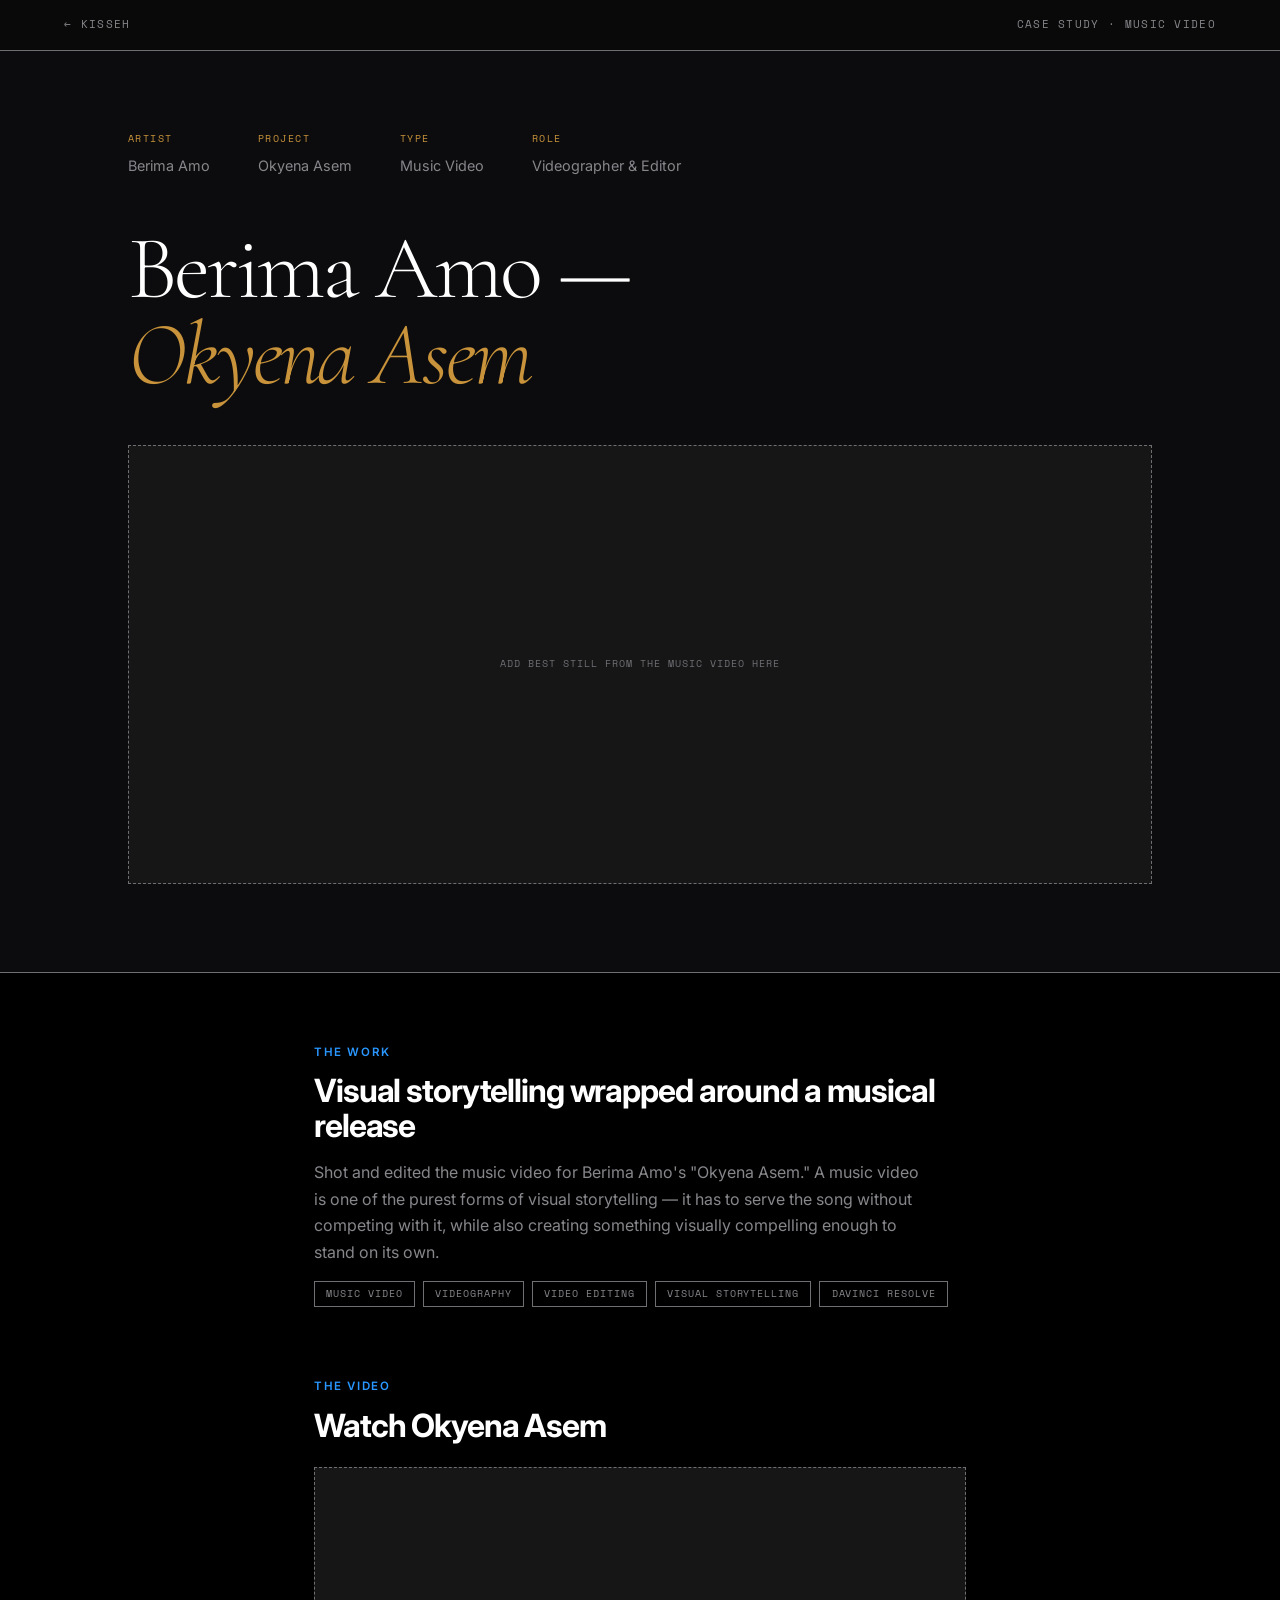
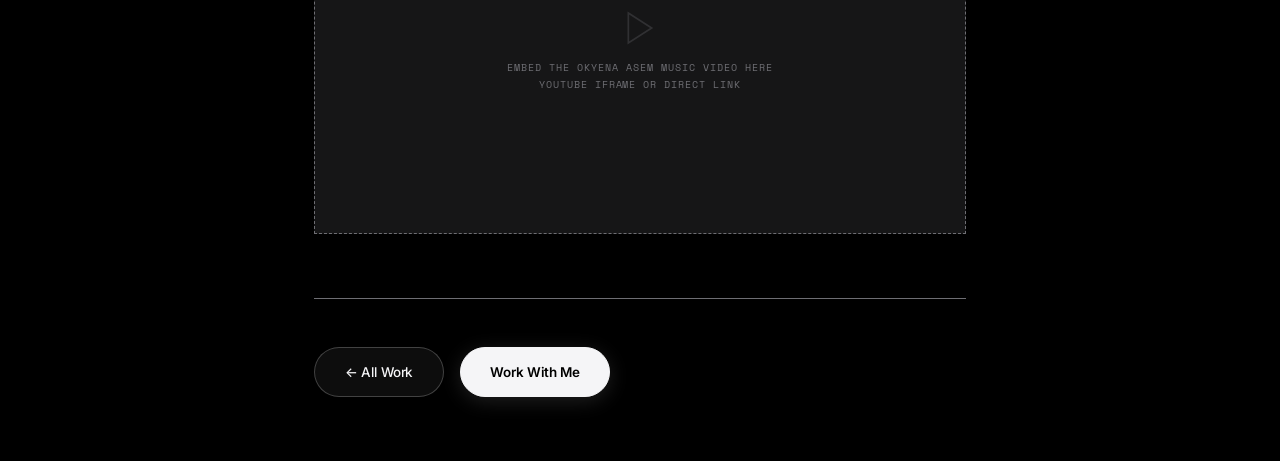
<file: pages/okyena-asem.html>
<!DOCTYPE html>
<html lang="en">
<head>
  <meta charset="UTF-8" /><meta name="viewport" content="width=device-width, initial-scale=1.0" />
  <title>Okyena Asem — Berima Amo · Kisseh</title>
  <link rel="preconnect" href="https://fonts.googleapis.com" /><link rel="preconnect" href="https://fonts.gstatic.com" crossorigin />
  <link href="https://fonts.googleapis.com/css2?family=Cormorant+Garamond:ital,wght@0,300;0,400;0,500;0,600;1,300;1,400&family=Inter:wght@300;400;500;600&family=Space+Mono:ital@0;1&display=swap" rel="stylesheet" />
    <link rel="icon" type="image/x-icon" href="../images/favicon.ico" />
  <link rel="apple-touch-icon" href="../images/favicon.ico" />
  <link rel="stylesheet" href="../css/style.css" />
  <style>
    .nav-case{position:sticky;top:0;background:rgba(10,10,10,.96);backdrop-filter:blur(12px);border-bottom:1px solid var(--text-faint);z-index:100;padding:1rem var(--gutter);display:flex;align-items:center;justify-content:space-between}
    .back-link{display:inline-flex;align-items:center;gap:.5rem;font-family:var(--mono);font-size:.68rem;letter-spacing:.12em;text-transform:uppercase;color:var(--text-dim);transition:color var(--transition)}.back-link:hover{color:var(--accent)}
    .nav-case-title{font-family:var(--mono);font-size:.68rem;letter-spacing:.12em;text-transform:uppercase;color:var(--text-dim)}
    .case-hero{padding:5rem var(--gutter) 4rem;background:var(--bg-2);border-bottom:1px solid var(--text-faint)}
    .case-hero-meta{display:flex;gap:3rem;flex-wrap:wrap;margin-bottom:3rem}
    .case-meta-item label{font-family:var(--mono);font-size:.62rem;letter-spacing:.15em;text-transform:uppercase;color:var(--accent);display:block;margin-bottom:.3rem}
    .case-meta-item span{font-size:.9rem;color:var(--text-dim)}
    .case-body{max-width:780px;margin:0 auto;padding:4rem var(--gutter)}
    .case-section{margin-bottom:4rem}.case-section h3{color:#fff;margin-bottom:1rem}.case-section p{color:var(--text-dim)}
    .media-placeholder{width:100%;aspect-ratio:16/9;background:var(--bg-3);border:1px dashed var(--text-faint);display:flex;align-items:center;justify-content:center;flex-direction:column;gap:.75rem;margin:1.5rem 0;color:var(--text-faint)}
    .media-placeholder span{font-family:var(--mono);font-size:.62rem;letter-spacing:.1em;text-transform:uppercase;text-align:center;padding:0 1rem}
    .tag-list{display:flex;flex-wrap:wrap;gap:.5rem;margin-top:1rem}
    .tag{font-family:var(--mono);font-size:.6rem;letter-spacing:.1em;text-transform:uppercase;padding:.25rem .7rem;border:1px solid var(--text-faint);color:var(--text-dim)}
  </style>
</head>
<body>

<nav class="nav-case">
  <a href="../index.html" class="back-link">← Kisseh</a>
  <span class="nav-case-title">Case Study · Music Video</span>
</nav>

<div class="case-hero">
  <div class="container">
    <div class="case-hero-meta">
      <div class="case-meta-item"><label>Artist</label><span>Berima Amo</span></div>
      <div class="case-meta-item"><label>Project</label><span>Okyena Asem</span></div>
      <div class="case-meta-item"><label>Type</label><span>Music Video</span></div>
      <div class="case-meta-item"><label>Role</label><span>Videographer &amp; Editor</span></div>
    </div>
    <h1 style="font-family:var(--serif);font-size:clamp(2.5rem,7vw,6rem);line-height:.95;color:#fff;font-weight:300;">
      Berima Amo —<br><em style="color:var(--accent);">Okyena Asem</em>
    </h1>
    <div class="media-placeholder" style="margin-top:3rem;aspect-ratio:21/9;max-height:500px;">
      <span>Add best still from the music video here</span>
    </div>
  </div>
</div>

<div class="case-body">

  <div class="case-section">
    <span class="label">The Work</span>
    <h3>Visual storytelling wrapped around a musical release</h3>
    <p>Shot and edited the music video for Berima Amo's "Okyena Asem." A music video is one of the purest forms of visual storytelling — it has to serve the song without competing with it, while also creating something visually compelling enough to stand on its own.</p>
    <div class="tag-list">
      <span class="tag">Music Video</span>
      <span class="tag">Videography</span>
      <span class="tag">Video Editing</span>
      <span class="tag">Visual Storytelling</span>
      <span class="tag">DaVinci Resolve</span>
    </div>
  </div>

  <div class="case-section">
    <span class="label">The Video</span>
    <h3>Watch Okyena Asem</h3>
    <!--
      EMBED THE MUSIC VIDEO:
      <iframe style="width:100%;aspect-ratio:16/9;border:none;"
        src="https://www.youtube.com/embed/YOUR_OKYENA_ASEM_ID"
        title="Berima Amo — Okyena Asem"
        allowfullscreen>
      </iframe>
    -->
    <div class="media-placeholder">
      <svg width="40" height="40" viewBox="0 0 24 24" fill="none" stroke="currentColor" stroke-width="1" opacity="0.3"><polygon points="5 3 19 12 5 21 5 3"/></svg>
      <span>Embed the Okyena Asem music video here<br>YouTube iframe or direct link</span>
    </div>
  </div>

  <div style="border-top:1px solid var(--text-faint);padding-top:3rem;display:flex;flex-wrap:wrap;gap:1rem;">
    <a href="../index.html#work" class="btn btn-outline">← All Work</a>
    <a href="../index.html#contact" class="btn btn-primary">Work With Me</a>
  </div>

</div>
<script src="../js/main.js"></script>
</body>
</html>
</file>
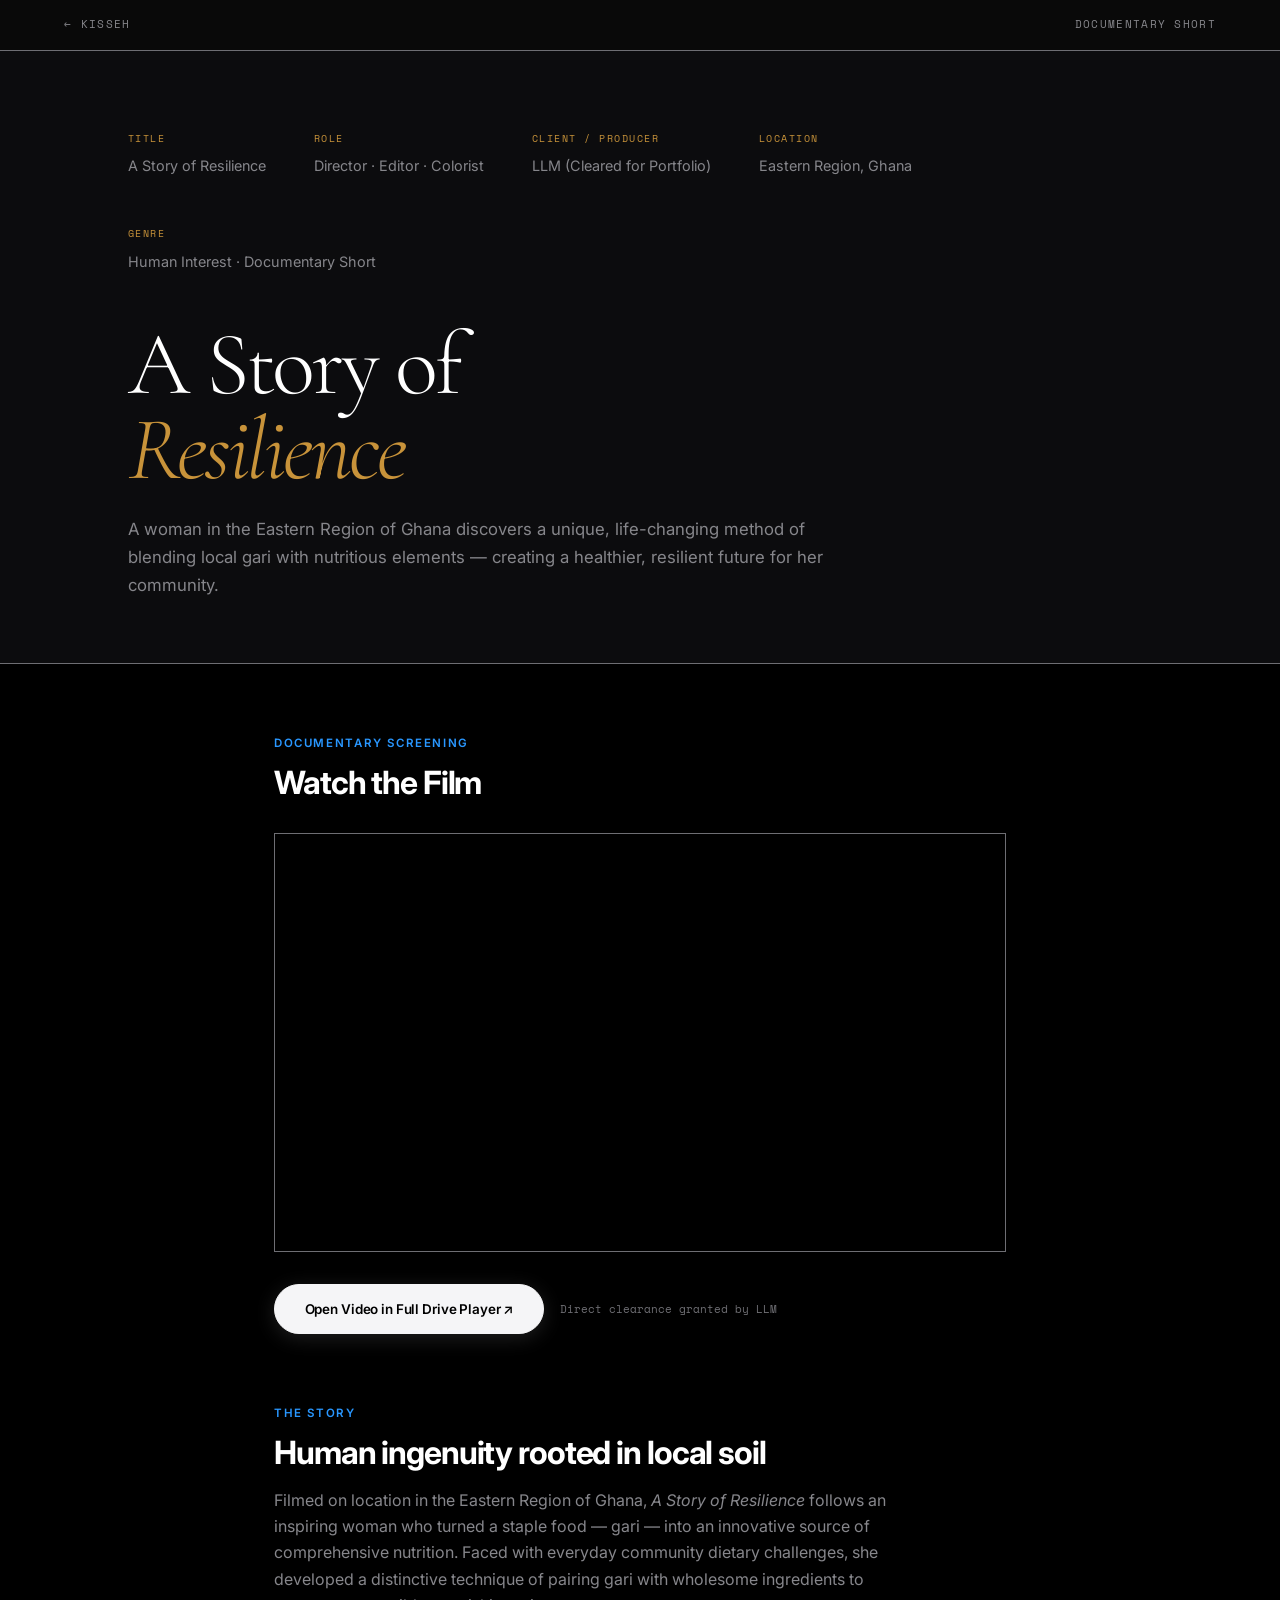
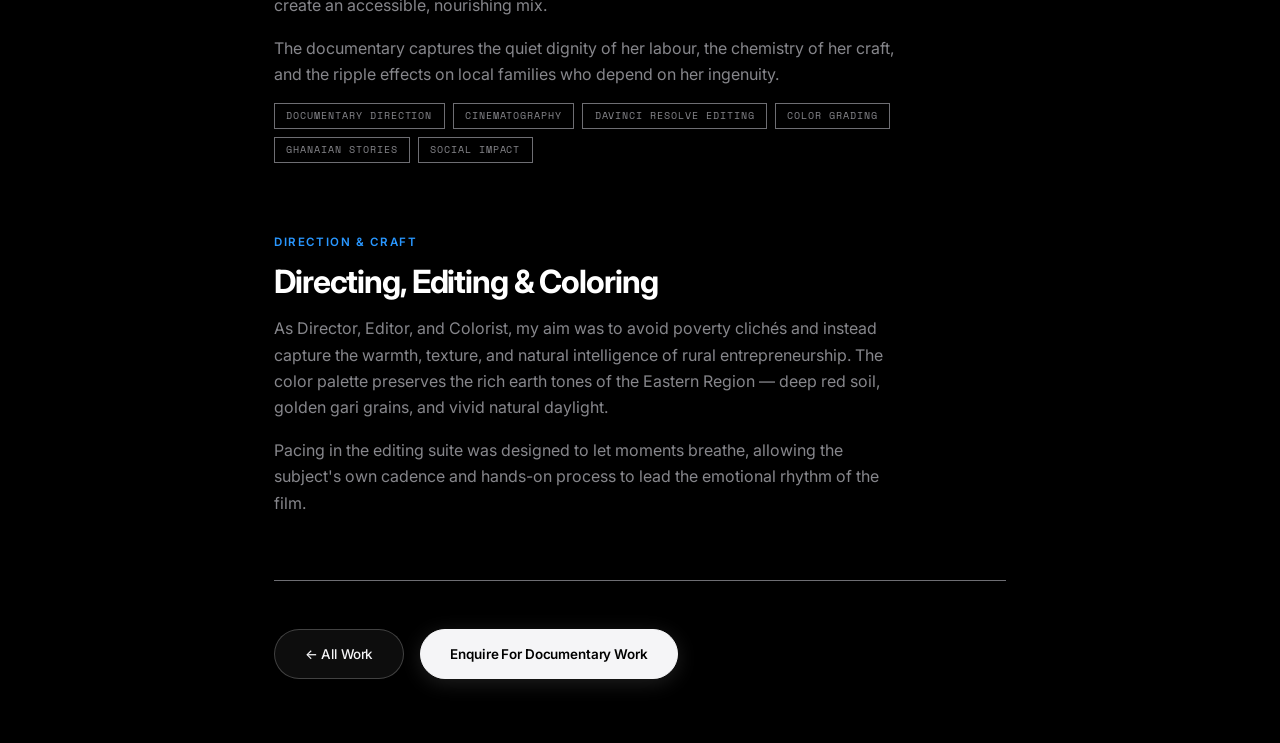
<file: pages/story-of-resilience.html>
<!DOCTYPE html>
<html lang="en">
<head>
  <meta charset="UTF-8" /><meta name="viewport" content="width=device-width, initial-scale=1.0" />
  <title>A Story of Resilience — Documentary Film · Kisseh</title>
  <meta name="description" content="A Story of Resilience — Directed, Edited, and Colored by Kisseh. A documentary short exploring human ingenuity and nutrition in the Eastern Region of Ghana." />
  <link rel="preconnect" href="https://fonts.googleapis.com" /><link rel="preconnect" href="https://fonts.gstatic.com" crossorigin />
  <link href="https://fonts.googleapis.com/css2?family=Cormorant+Garamond:ital,wght@0,300;0,400;0,500;0,600;1,300;1,400&family=Inter:wght@300;400;500;600&family=Space+Mono:ital@0;1&display=swap" rel="stylesheet" />
    <link rel="icon" type="image/x-icon" href="../images/favicon.ico" />
  <link rel="apple-touch-icon" href="../images/favicon.ico" />
  <link rel="stylesheet" href="../css/style.css" />
  <style>
    .nav-case{position:sticky;top:0;background:rgba(10,10,10,.96);backdrop-filter:blur(12px);border-bottom:1px solid var(--text-faint);z-index:100;padding:1rem var(--gutter);display:flex;align-items:center;justify-content:space-between}
    .back-link{display:inline-flex;align-items:center;gap:.5rem;font-family:var(--mono);font-size:.68rem;letter-spacing:.12em;text-transform:uppercase;color:var(--text-dim);transition:color var(--transition)}.back-link:hover{color:var(--accent)}
    .nav-case-title{font-family:var(--mono);font-size:.68rem;letter-spacing:.12em;text-transform:uppercase;color:var(--text-dim)}
    .case-hero{padding:5rem var(--gutter) 4rem;background:var(--bg-2);border-bottom:1px solid var(--text-faint)}
    .case-hero-meta{display:flex;gap:3rem;flex-wrap:wrap;margin-bottom:3rem}
    .case-meta-item label{font-family:var(--mono);font-size:.62rem;letter-spacing:.15em;text-transform:uppercase;color:var(--accent);display:block;margin-bottom:.3rem}
    .case-meta-item span{font-size:.9rem;color:var(--text-dim)}
    .case-body{max-width:860px;margin:0 auto;padding:4rem var(--gutter)}
    .case-section{margin-bottom:4rem}.case-section h3{color:#fff;margin-bottom:1rem}.case-section p{color:var(--text-dim)}
    .tag-list{display:flex;flex-wrap:wrap;gap:.5rem;margin-top:1rem}
    .tag{font-family:var(--mono);font-size:.6rem;letter-spacing:.1em;text-transform:uppercase;padding:.25rem .7rem;border:1px solid var(--text-faint);color:var(--text-dim)}
    .video-frame{width:100%;aspect-ratio:16/9;background:#000;border:1px solid var(--text-faint);box-shadow:0 20px 50px rgba(0,0,0,0.8);margin:2rem 0;}
    .video-frame iframe{width:100%;height:100%;border:none;}
  </style>
</head>
<body>

<nav class="nav-case">
  <a href="../index.html" class="back-link">← Kisseh</a>
  <span class="nav-case-title">Documentary Short</span>
</nav>

<div class="case-hero">
  <div class="container">
    <div class="case-hero-meta">
      <div class="case-meta-item"><label>Title</label><span>A Story of Resilience</span></div>
      <div class="case-meta-item"><label>Role</label><span>Director · Editor · Colorist</span></div>
      <div class="case-meta-item"><label>Client / Producer</label><span>LLM (Cleared for Portfolio)</span></div>
      <div class="case-meta-item"><label>Location</label><span>Eastern Region, Ghana</span></div>
      <div class="case-meta-item"><label>Genre</label><span>Human Interest · Documentary Short</span></div>
    </div>
    <h1 style="font-family:var(--serif);font-size:clamp(2.5rem,7vw,6rem);line-height:.95;color:#fff;font-weight:300;">
      A Story of<br><em style="color:var(--accent);">Resilience</em>
    </h1>
    <p style="margin-top:1.5rem; color:var(--text-dim); max-width:65ch; font-size:1.05rem;">
      A woman in the Eastern Region of Ghana discovers a unique, life-changing method of blending local gari with nutritious elements — creating a healthier, resilient future for her community.
    </p>
  </div>
</div>

<div class="case-body">

  <!-- VIDEO PLAYER -->
  <div class="case-section">
    <span class="label">Documentary Screening</span>
    <h3>Watch the Film</h3>

    <div class="video-frame">
      <iframe src="https://drive.google.com/file/d/1a-ZlH1NhPYUMN2nOhMKF6CTSwX0xlrfq/preview" allow="autoplay" allowfullscreen></iframe>
    </div>

    <div style="display:flex; gap:1rem; flex-wrap:wrap; align-items:center;">
      <a href="https://drive.google.com/file/d/1a-ZlH1NhPYUMN2nOhMKF6CTSwX0xlrfq/view?usp=sharing" target="_blank" rel="noopener" class="btn btn-primary">
        Open Video in Full Drive Player ↗
      </a>
      <span style="font-family:var(--mono); font-size:0.7rem; color:var(--text-faint);">
        Direct clearance granted by LLM
      </span>
    </div>
  </div>

  <div class="case-section">
    <span class="label">The Story</span>
    <h3>Human ingenuity rooted in local soil</h3>
    <p>
      Filmed on location in the Eastern Region of Ghana, <em>A Story of Resilience</em> follows an inspiring woman who turned a staple food — gari — into an innovative source of comprehensive nutrition. Faced with everyday community dietary challenges, she developed a distinctive technique of pairing gari with wholesome ingredients to create an accessible, nourishing mix.
    </p>
    <p>
      The documentary captures the quiet dignity of her labour, the chemistry of her craft, and the ripple effects on local families who depend on her ingenuity.
    </p>
    <div class="tag-list">
      <span class="tag">Documentary Direction</span>
      <span class="tag">Cinematography</span>
      <span class="tag">DaVinci Resolve Editing</span>
      <span class="tag">Color Grading</span>
      <span class="tag">Ghanaian Stories</span>
      <span class="tag">Social Impact</span>
    </div>
  </div>

  <div class="case-section">
    <span class="label">Direction &amp; Craft</span>
    <h3>Directing, Editing &amp; Coloring</h3>
    <p>
      As Director, Editor, and Colorist, my aim was to avoid poverty clichés and instead capture the warmth, texture, and natural intelligence of rural entrepreneurship. The color palette preserves the rich earth tones of the Eastern Region — deep red soil, golden gari grains, and vivid natural daylight.
    </p>
    <p>
      Pacing in the editing suite was designed to let moments breathe, allowing the subject's own cadence and hands-on process to lead the emotional rhythm of the film.
    </p>
  </div>

  <div style="border-top:1px solid var(--text-faint);padding-top:3rem;display:flex;flex-wrap:wrap;gap:1rem;">
    <a href="../index.html#work" class="btn btn-outline">← All Work</a>
    <a href="../index.html#contact" class="btn btn-primary">Enquire For Documentary Work</a>
  </div>

</div>
<script src="../js/main.js"></script>
</body>
</html>
</file>
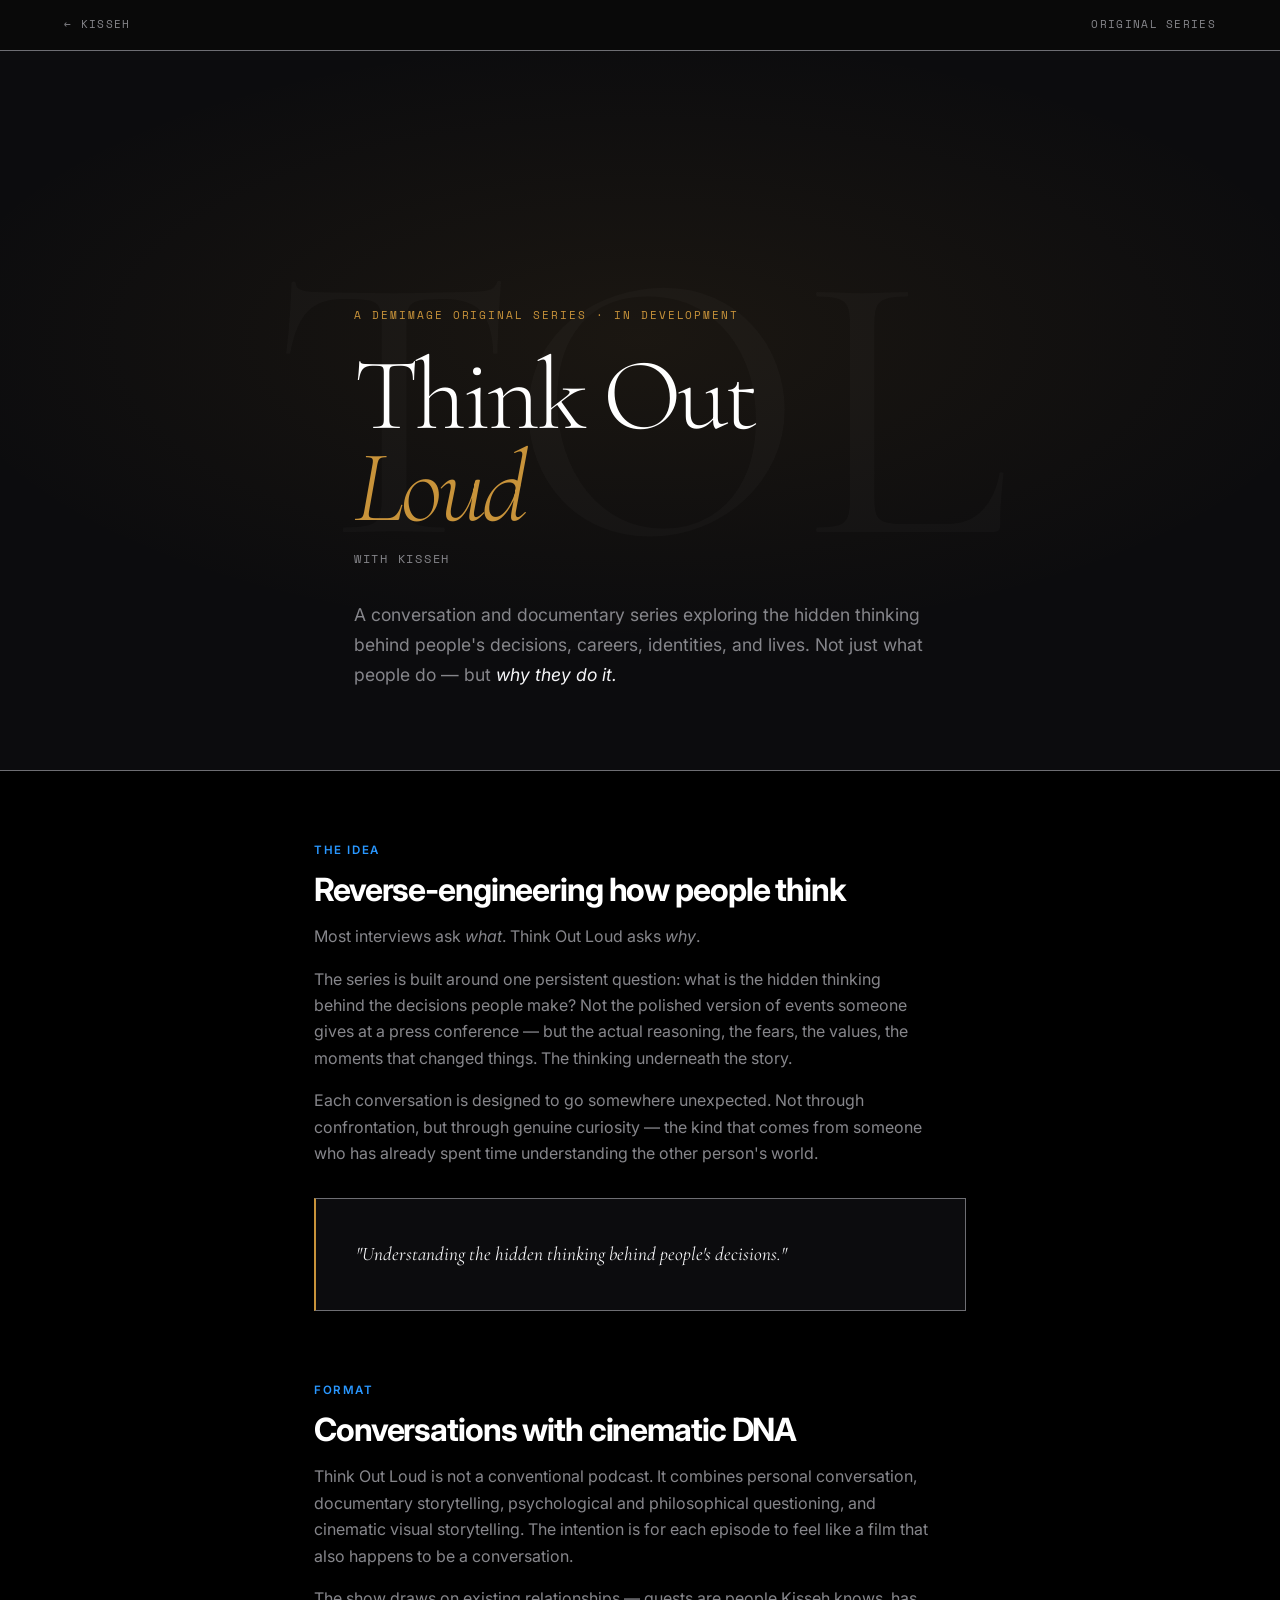
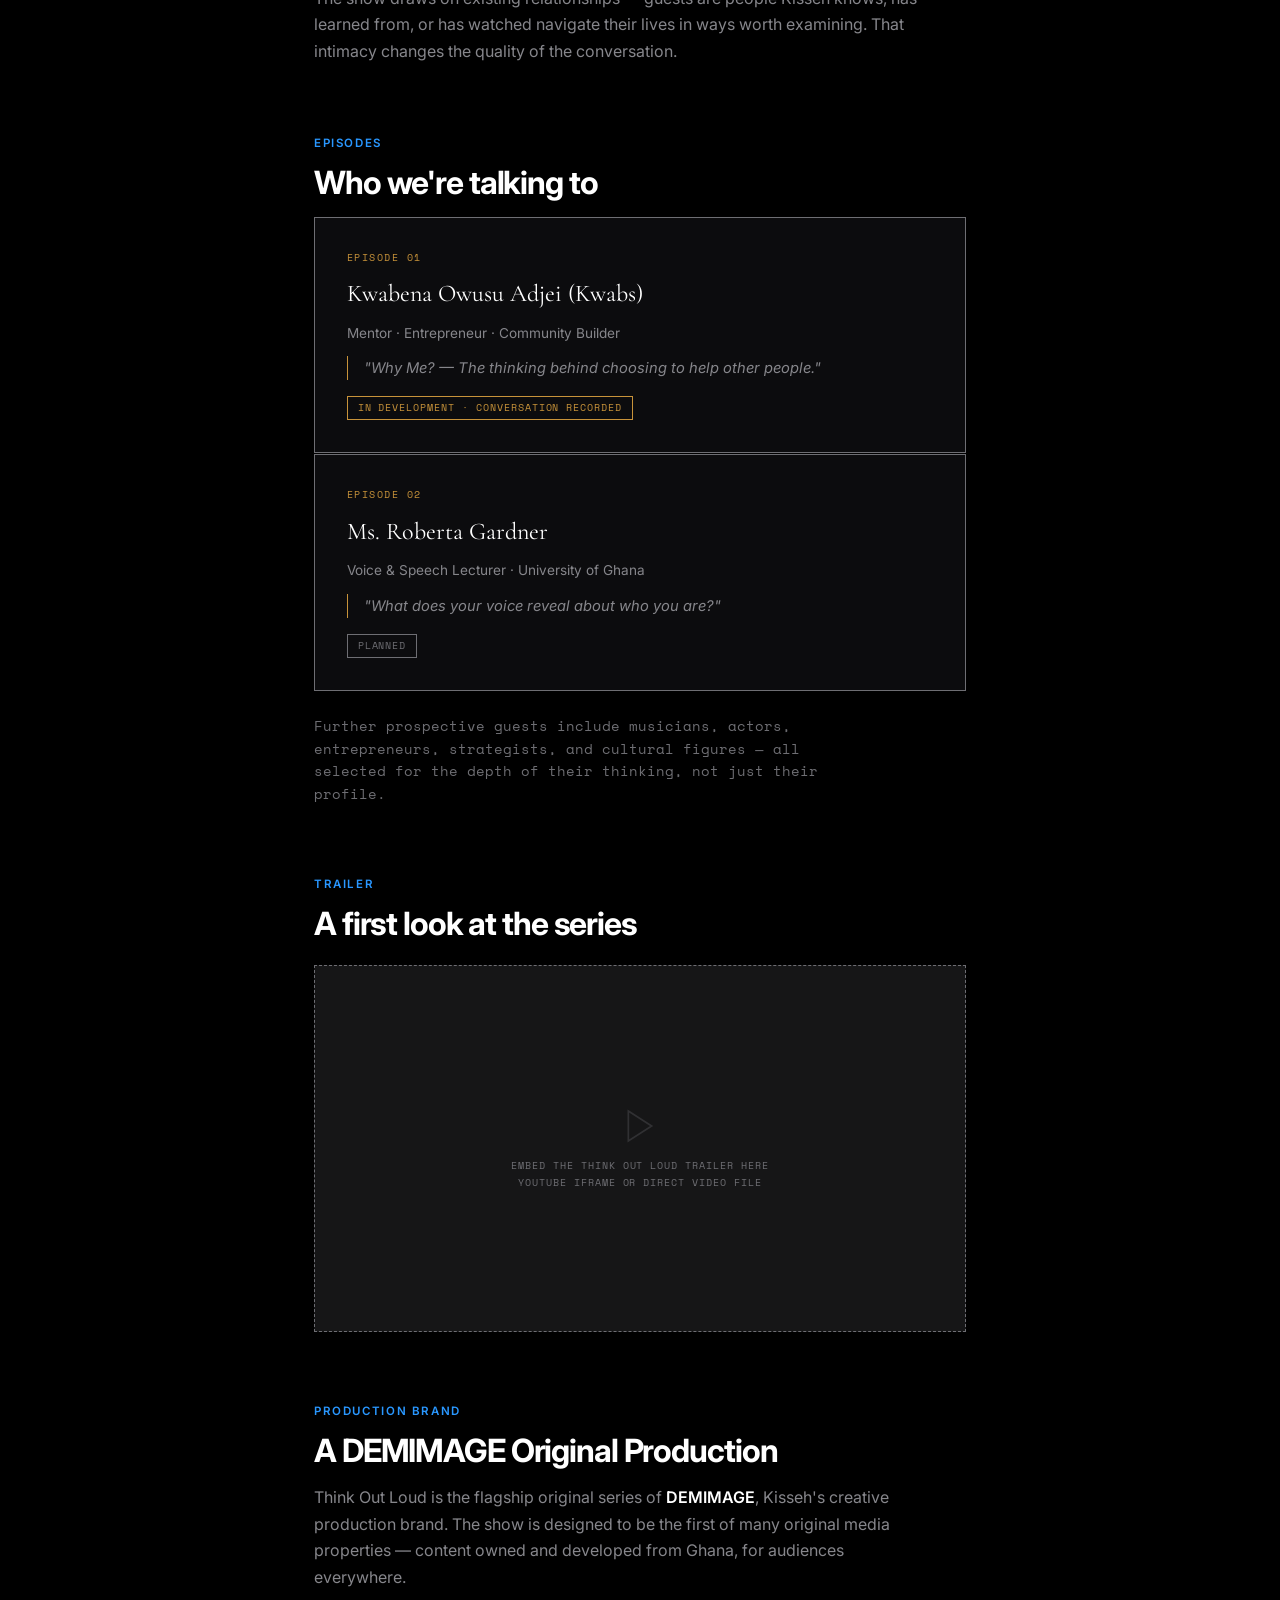
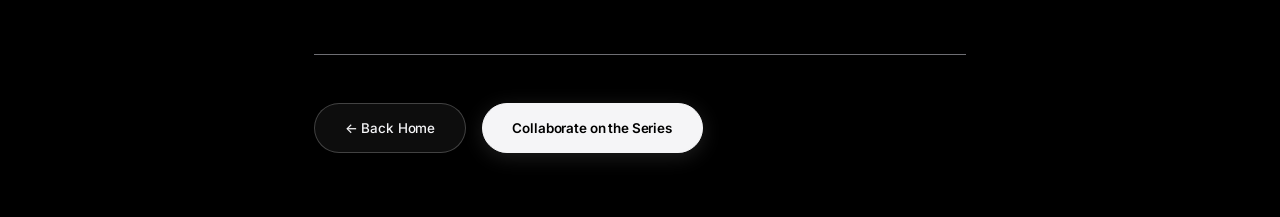
<file: pages/think-out-loud.html>
<!DOCTYPE html>
<html lang="en">
<head>
  <meta charset="UTF-8" /><meta name="viewport" content="width=device-width, initial-scale=1.0" />
  <title>Think Out Loud with Kisseh — Kisseh</title>
  <meta name="description" content="Think Out Loud with Kisseh — an original conversation and documentary series exploring the hidden thinking behind people's decisions." />
  <link rel="preconnect" href="https://fonts.googleapis.com" /><link rel="preconnect" href="https://fonts.gstatic.com" crossorigin />
  <link href="https://fonts.googleapis.com/css2?family=Cormorant+Garamond:ital,wght@0,300;0,400;0,500;0,600;1,300;1,400&family=Inter:wght@300;400;500;600&family=Space+Mono:ital@0;1&display=swap" rel="stylesheet" />
    <link rel="icon" type="image/x-icon" href="../images/favicon.ico" />
  <link rel="apple-touch-icon" href="../images/favicon.ico" />
  <link rel="stylesheet" href="../css/style.css" />
  <style>
    .nav-case{position:sticky;top:0;background:rgba(10,10,10,.96);backdrop-filter:blur(12px);border-bottom:1px solid var(--text-faint);z-index:100;padding:1rem var(--gutter);display:flex;align-items:center;justify-content:space-between}
    .nav-case-title{font-family:var(--mono);font-size:.68rem;letter-spacing:.12em;text-transform:uppercase;color:var(--text-dim)}
    .back-link{display:inline-flex;align-items:center;gap:.5rem;font-family:var(--mono);font-size:.68rem;letter-spacing:.12em;text-transform:uppercase;color:var(--text-dim);transition:color var(--transition)}
    .back-link:hover{color:var(--accent)}
    .tol-hero{min-height:80vh;display:flex;flex-direction:column;justify-content:flex-end;padding:6rem var(--gutter) 5rem;background:radial-gradient(ellipse 80% 60% at 50% 40%,rgba(200,147,58,.08) 0%,transparent 70%),var(--bg-2);position:relative;border-bottom:1px solid var(--text-faint)}
    .tol-hero::before{content:'TOL';position:absolute;top:50%;left:50%;transform:translate(-50%,-50%);font-family:var(--serif);font-size:30vw;color:rgba(255,255,255,.02);pointer-events:none;user-select:none;line-height:1}
    .case-body{max-width:780px;margin:0 auto;padding:4rem var(--gutter)}
    .case-section{margin-bottom:4rem}
    .case-section h3{color:#fff;margin-bottom:1rem}
    .case-section p{color:var(--text-dim)}
    .media-placeholder{width:100%;aspect-ratio:16/9;background:var(--bg-3);border:1px dashed var(--text-faint);display:flex;align-items:center;justify-content:center;flex-direction:column;gap:.75rem;margin:1.5rem 0;color:var(--text-faint)}
    .media-placeholder span{font-family:var(--mono);font-size:.62rem;letter-spacing:.1em;text-transform:uppercase;text-align:center;padding:0 1rem}
    .ep-card{background:var(--bg-2);border:1px solid var(--text-faint);padding:2rem;margin-bottom:1px;transition:border-color var(--transition)}
    .ep-card:hover{border-color:var(--accent)}
    .ep-num{font-family:var(--mono);font-size:.62rem;letter-spacing:.15em;text-transform:uppercase;color:var(--accent);margin-bottom:.5rem}
    .ep-title{font-family:var(--serif);font-size:1.5rem;color:#fff;margin-bottom:.5rem}
    .ep-guest{font-size:.85rem;color:var(--text-dim)}
    .ep-q{font-style:italic;color:var(--text-dim);margin-top:.75rem;font-size:.92rem;padding-left:1rem;border-left:1px solid var(--accent)}
    .ep-status{display:inline-flex;align-items:center;gap:.4rem;font-family:var(--mono);font-size:.6rem;letter-spacing:.1em;text-transform:uppercase;padding:.2rem .6rem;border:1px solid;margin-top:1rem}
    .ep-status.dev{color:var(--accent);border-color:var(--accent)}
    .ep-status.planned{color:var(--text-faint);border-color:var(--text-faint)}
    .philosophy-block{background:var(--bg-2);border:1px solid var(--text-faint);border-left:2px solid var(--accent);padding:2.5rem;margin:2rem 0}
    .philosophy-block p{color:var(--text);font-family:var(--serif);font-size:1.2rem;font-style:italic;line-height:1.6;max-width:none}
  </style>
</head>
<body>

<nav class="nav-case">
  <a href="../index.html" class="back-link">← Kisseh</a>
  <span class="nav-case-title">Original Series</span>
</nav>

<div class="tol-hero">
  <div class="container" style="position:relative;z-index:1;">
    <span style="font-family:var(--mono);font-size:.68rem;letter-spacing:.18em;text-transform:uppercase;color:var(--accent);display:block;margin-bottom:1.5rem;">
      A DEMIMAGE Original Series · In Development
    </span>
    <h1 style="font-family:var(--serif);font-size:clamp(3rem,8vw,7rem);line-height:.9;color:#fff;font-weight:300;">
      Think Out<br><em style="color:var(--accent);">Loud</em>
    </h1>
    <p style="font-family:var(--mono);font-size:.72rem;letter-spacing:.15em;text-transform:uppercase;color:var(--text-dim);margin-top:1rem;">
      with Kisseh
    </p>
    <p style="margin-top:2rem;font-size:1.1rem;color:var(--text-dim);max-width:52ch;line-height:1.7;">
      A conversation and documentary series exploring the hidden thinking behind
      people's decisions, careers, identities, and lives. Not just what people do —
      but <em style="color:var(--text);">why they do it.</em>
    </p>
  </div>
</div>

<div class="case-body">

  <div class="case-section">
    <span class="label">The Idea</span>
    <h3>Reverse-engineering how people think</h3>
    <p>
      Most interviews ask <em>what</em>. Think Out Loud asks <em>why</em>.
    </p>
    <p>
      The series is built around one persistent question: what is the hidden thinking
      behind the decisions people make? Not the polished version of events someone gives
      at a press conference — but the actual reasoning, the fears, the values, the moments
      that changed things. The thinking underneath the story.
    </p>
    <p>
      Each conversation is designed to go somewhere unexpected. Not through confrontation,
      but through genuine curiosity — the kind that comes from someone who has already spent
      time understanding the other person's world.
    </p>

    <div class="philosophy-block">
      <p>
        "Understanding the hidden thinking behind people's decisions."
      </p>
    </div>
  </div>

  <div class="case-section">
    <span class="label">Format</span>
    <h3>Conversations with cinematic DNA</h3>
    <p>
      Think Out Loud is not a conventional podcast. It combines personal conversation,
      documentary storytelling, psychological and philosophical questioning,
      and cinematic visual storytelling. The intention is for each episode to feel like
      a film that also happens to be a conversation.
    </p>
    <p>
      The show draws on existing relationships — guests are people Kisseh knows, has learned from,
      or has watched navigate their lives in ways worth examining. That intimacy changes the
      quality of the conversation.
    </p>
  </div>

  <div class="case-section">
    <span class="label">Episodes</span>
    <h3>Who we're talking to</h3>

    <div class="ep-card">
      <div class="ep-num">Episode 01</div>
      <div class="ep-title">Kwabena Owusu Adjei (Kwabs)</div>
      <div class="ep-guest">Mentor · Entrepreneur · Community Builder</div>
      <div class="ep-q">"Why Me? — The thinking behind choosing to help other people."</div>
      <span class="ep-status dev">In Development · Conversation Recorded</span>
    </div>

    <div class="ep-card">
      <div class="ep-num">Episode 02</div>
      <div class="ep-title">Ms. Roberta Gardner</div>
      <div class="ep-guest">Voice &amp; Speech Lecturer · University of Ghana</div>
      <div class="ep-q">"What does your voice reveal about who you are?"</div>
      <span class="ep-status planned">Planned</span>
    </div>

    <p style="margin-top:1.5rem;font-size:.85rem;color:var(--text-faint);font-family:var(--mono);">
      Further prospective guests include musicians, actors, entrepreneurs, strategists,
      and cultural figures — all selected for the depth of their thinking, not just their profile.
    </p>
  </div>

  <div class="case-section">
    <span class="label">Trailer</span>
    <h3>A first look at the series</h3>
    <div class="media-placeholder">
      <svg width="40" height="40" viewBox="0 0 24 24" fill="none" stroke="currentColor" stroke-width="1" opacity="0.3"><polygon points="5 3 19 12 5 21 5 3"/></svg>
      <span>Embed the Think Out Loud trailer here<br>YouTube iframe or direct video file</span>
    </div>
  </div>

  <div class="case-section">
    <span class="label">Production Brand</span>
    <h3>A DEMIMAGE Original Production</h3>
    <p>
      Think Out Loud is the flagship original series of <strong style="color:#fff">DEMIMAGE</strong>,
      Kisseh's creative production brand. The show is designed to be the first of many original
      media properties — content owned and developed from Ghana, for audiences everywhere.
    </p>
  </div>

  <div style="border-top:1px solid var(--text-faint);padding-top:3rem;display:flex;flex-wrap:wrap;gap:1rem;">
    <a href="../index.html" class="btn btn-outline">← Back Home</a>
    <a href="../index.html#contact" class="btn btn-primary">Collaborate on the Series</a>
  </div>

</div>
<script src="../js/main.js"></script>
</body>
</html>
</file>
<file: css/style.css>
/* ============================================================
   ERNEST KISSEH-ANGMLER — Personal Portfolio
   Style: Dark Cinematic · Editorial · Film-Forward
   ============================================================ */

/* --- FONTS ------------------------------------------------- */
@import url('https://fonts.googleapis.com/css2?family=Cormorant+Garamond:ital,wght@0,300;0,400;0,500;0,600;1,300;1,400&family=Inter:wght@300;400;500;600&family=Space+Mono:ital@0;1&display=swap');

/* --- RESET & ROOT ------------------------------------------ */
*, *::before, *::after { box-sizing: border-box; margin: 0; padding: 0; }

:root {
  /* Apple Pro Color Palette */
  --bg:                 #000000;      /* Pure Apple Pro Cinema Black */
  --bg-2:               #0c0c0e;      /* Elevated Shelf Background */
  --bg-3:               #161617;      /* Apple Card Canvas */
  --apple-canvas:       #000000;
  --apple-card:         #161617;
  --apple-card-hover:   #1d1d1f;
  --apple-card-border:  rgba(255, 255, 255, 0.09);
  --apple-card-border-hover: rgba(255, 255, 255, 0.24);
  
  --card-bg:            #161617;
  --card-surface:       #1d1d1f;
  --card-border:        rgba(255, 255, 255, 0.09);
  --card-border-hover:  rgba(255, 255, 255, 0.24);
  --card-radius:        22px;         /* Apple continuous curvature */
  --apple-radius-card:  22px;
  --apple-radius-pill:  980px;        /* Apple signature pill */
  --pill-radius:        980px;

  /* Typography & Accents */
  --apple-text-primary:   #f5f5f7;    /* Apple signature silver-white */
  --apple-text-secondary: #86868b;    /* Apple signature muted grey */
  --apple-text-tertiary:  #6e6e73;
  --text:                 #f5f5f7;
  --text-dim:             #86868b;
  --text-faint:           #6e6e73;

  --apple-blue:         #2997ff;      /* Apple Pro Neon Blue */
  --apple-blue-hover:   #0077ed;
  --accent:             #c8933a;      /* Cinematic warm amber / gold */
  --accent-light:       #e0ad52;
  --accent-dim:         #9a6e27;
  --accent-glow:        rgba(200, 147, 58, 0.25);

  --sans:               'Inter', -apple-system, BlinkMacSystemFont, "SF Pro Display", "SF Pro Text", "Segoe UI", Roboto, sans-serif;
  --serif:              'Cormorant Garamond', Georgia, serif;
  --mono:               'Space Mono', SFMono-Regular, Menlo, monospace;

  --max-w:              1340px;
  --gutter:             clamp(1.5rem, 5vw, 4.5rem);
  --section-gap:        9rem;
  --transition:         0.2s cubic-bezier(0.16, 1, 0.3, 1);
  --apple-blur:         saturate(180%) blur(20px);
}

html { scroll-behavior: smooth; font-size: 16px; }

body {
  background: var(--bg);
  color: var(--text);
  font-family: var(--sans);
  font-weight: 400;
  line-height: 1.65;
  overflow-x: hidden;
  -webkit-font-smoothing: antialiased;
  -moz-osx-font-smoothing: grayscale;
}

/* --- SELECTION --------------------------------------------- */
::selection { background: var(--apple-blue); color: #fff; }

/* --- SCROLLBAR --------------------------------------------- */
::-webkit-scrollbar { width: 5px; }
::-webkit-scrollbar-track { background: var(--bg); }
::-webkit-scrollbar-thumb { background: #2c2c2e; border-radius: 980px; }

/* --- APPLE TWO-TONE HEADLINES & TYPOGRAPHY ---------------- */
h1, h2, h3, h4, h5 {
  font-family: var(--sans);
  font-weight: 700;
  line-height: 1.08;
  letter-spacing: -0.035em;
}

h1 { font-size: clamp(3.2rem, 7.5vw, 6.5rem); }
h2 { font-size: clamp(2.2rem, 5vw, 3.8rem); }
h3 { font-size: clamp(1.35rem, 2.5vw, 2rem); }
h4 { font-size: 1rem; font-weight: 600; letter-spacing: -0.01em; }

.apple-eyebrow {
  font-family: var(--sans);
  font-size: 0.72rem;
  font-weight: 600;
  letter-spacing: 0.14em;
  text-transform: uppercase;
  color: var(--apple-blue);
  margin-bottom: 0.75rem;
  display: inline-flex;
  align-items: center;
  gap: 0.5rem;
}
.apple-eyebrow.gold { color: var(--accent); }

.apple-section-headline {
  font-family: var(--sans);
  font-size: clamp(2.3rem, 5vw, 4rem);
  font-weight: 700;
  line-height: 1.1;
  letter-spacing: -0.035em;
  margin-bottom: 1.25rem;
}

.headline-bold {
  color: var(--apple-text-primary);
  font-weight: 700;
}

.headline-muted {
  color: var(--apple-text-secondary);
  font-weight: 400;
  transition: color 0.3s ease;
}

p { max-width: 62ch; }
p + p { margin-top: 1em; }

a { color: inherit; text-decoration: none; transition: color var(--transition); }
a:hover { color: var(--apple-blue); }

strong { font-weight: 600; color: #fff; }

/* --- UTILITIES --------------------------------------------- */
.container { max-width: var(--max-w); margin: 0 auto; padding: 0 var(--gutter); }
.accent { color: var(--accent); }
.serif { font-family: var(--serif); }
.mono { font-family: var(--mono); font-size: 0.8em; }
.text-dim { color: var(--text-dim); }
.text-faint { color: var(--text-faint); }

.label {
  font-family: var(--sans);
  font-size: 0.72rem;
  font-weight: 600;
  letter-spacing: 0.14em;
  text-transform: uppercase;
  color: var(--apple-blue);
  display: inline-flex;
  align-items: center;
  gap: 0.5rem;
  margin-bottom: 0.8rem;
}

.divider {
  width: 2.5rem;
  height: 2px;
  background: var(--apple-blue);
  margin: 2rem 0;
  border-radius: 980px;
}

/* --- BUTTONS (APPLE PILL SYSTEM) -------------------------- */
.btn {
  display: inline-flex;
  align-items: center;
  justify-content: center;
  gap: 0.55rem;
  padding: 0.82rem 1.85rem;
  font-family: var(--sans);
  font-size: 0.84rem;
  font-weight: 500;
  letter-spacing: -0.01em;
  border-radius: var(--apple-radius-pill);
  cursor: pointer;
  transition: all var(--transition);
  background: transparent;
  position: relative;
  border: 1px solid transparent;
  text-decoration: none;
}

.btn-primary {
  background: #f5f5f7;
  color: #000;
  border-color: #f5f5f7;
  font-weight: 600;
  box-shadow: 0 4px 20px rgba(255, 255, 255, 0.12);
}
.btn-primary:hover {
  background: #ffffff;
  color: #000;
  transform: scale(1.02);
  box-shadow: 0 8px 30px rgba(255, 255, 255, 0.2);
}

.btn-outline {
  color: var(--apple-text-primary);
  border-color: rgba(255, 255, 255, 0.22);
  background: rgba(255, 255, 255, 0.05);
  backdrop-filter: blur(12px);
  -webkit-backdrop-filter: blur(12px);
}
.btn-outline:hover {
  border-color: var(--apple-blue);
  color: #fff;
  background: rgba(41, 151, 255, 0.12);
  transform: scale(1.02);
}

.btn-blue {
  background: var(--apple-blue);
  color: #ffffff;
  border-color: var(--apple-blue);
  font-weight: 600;
}
.btn-blue:hover {
  background: var(--apple-blue-hover);
  border-color: var(--apple-blue-hover);
  color: #fff;
  transform: scale(1.02);
  box-shadow: 0 4px 20px rgba(41, 151, 255, 0.35);
}

.btn-ghost {
  color: var(--apple-text-primary);
  border-color: rgba(255, 255, 255, 0.15);
  padding: 0.55rem 1.35rem;
  font-size: 0.78rem;
  border-radius: var(--apple-radius-pill);
  background: rgba(255, 255, 255, 0.05);
  backdrop-filter: blur(10px);
}
.btn-ghost:hover {
  border-color: var(--apple-blue);
  color: #fff;
  background: rgba(41, 151, 255, 0.1);
}

/* --- NAV (APPLE PRO TRANSLUCENT GLOBAL BAR) ---------------- */
#nav {
  position: fixed;
  top: 0; left: 0; right: 0;
  z-index: 1000;
  padding: 1rem var(--gutter);
  display: flex;
  align-items: center;
  justify-content: space-between;
  background: rgba(0, 0, 0, 0.78);
  backdrop-filter: var(--apple-blur);
  -webkit-backdrop-filter: var(--apple-blur);
  border-bottom: 1px solid rgba(255, 255, 255, 0.08);
  transition: all 0.35s ease;
  height: 52px;
}

#nav.scrolled {
  background: rgba(0, 0, 0, 0.9);
  border-bottom: 1px solid rgba(255, 255, 255, 0.12);
  box-shadow: 0 10px 30px rgba(0, 0, 0, 0.7);
}

.nav-left {
  display: flex;
  align-items: center;
  gap: 1.25rem;
}

.nav-logo {
  font-family: var(--sans);
  font-size: 1.15rem;
  font-weight: 700;
  letter-spacing: -0.03em;
  color: #f5f5f7;
  display: flex;
  align-items: center;
}
.nav-logo span { color: var(--apple-blue); margin-left: 1px; }

/* Status pulse pill (Apple style) */
.nav-status-pill {
  display: inline-flex;
  align-items: center;
  gap: 0.5rem;
  padding: 0.3rem 0.8rem;
  border-radius: var(--apple-radius-pill);
  background: rgba(255, 255, 255, 0.05);
  border: 1px solid rgba(255, 255, 255, 0.1);
  font-size: 0.68rem;
  font-weight: 500;
  letter-spacing: 0.02em;
  color: var(--apple-text-secondary);
}

.status-pulse-dot {
  width: 7px;
  height: 7px;
  border-radius: 50%;
  background: #30d158;
  box-shadow: 0 0 0 0 rgba(48, 209, 88, 0.7);
  animation: pulse-green 2.2s infinite;
  flex-shrink: 0;
}

@keyframes pulse-green {
  0% { transform: scale(0.95); box-shadow: 0 0 0 0 rgba(48, 209, 88, 0.7); }
  70% { transform: scale(1); box-shadow: 0 0 0 7px rgba(48, 209, 88, 0); }
  100% { transform: scale(0.95); box-shadow: 0 0 0 0 rgba(48, 209, 88, 0); }
}

.nav-links {
  display: flex;
  align-items: center;
  gap: 2rem;
  list-style: none;
}

.nav-links a {
  font-size: 0.78rem;
  font-weight: 400;
  letter-spacing: 0.01em;
  color: var(--apple-text-secondary);
  transition: color var(--transition);
  position: relative;
  padding: 0.25rem 0;
}
.nav-links a:hover,
.nav-links a.active { color: #f5f5f7; }

.nav-cta {
  display: flex;
  align-items: center;
  gap: 0.85rem;
}

/* --- APPLE SEGMENTED THEME SWITCHER ----------------------- */
.apple-theme-segmented {
  display: inline-flex;
  align-items: center;
  background: rgba(255, 255, 255, 0.08);
  border: 1px solid rgba(255, 255, 255, 0.12);
  border-radius: var(--apple-radius-pill);
  padding: 3px;
  gap: 2px;
  backdrop-filter: blur(12px);
  -webkit-backdrop-filter: blur(12px);
}

.theme-seg-btn {
  display: inline-flex;
  align-items: center;
  gap: 0.35rem;
  padding: 0.32rem 0.72rem;
  border-radius: var(--apple-radius-pill);
  background: transparent;
  border: none;
  font-family: var(--sans);
  font-size: 0.72rem;
  font-weight: 500;
  color: var(--apple-text-secondary);
  cursor: pointer;
  transition: all var(--transition);
  user-select: none;
}

.theme-seg-btn svg {
  flex-shrink: 0;
  opacity: 0.75;
  transition: opacity var(--transition);
}

.theme-seg-btn:hover {
  color: #ffffff;
}
.theme-seg-btn:hover svg {
  opacity: 1;
}

.theme-seg-btn.active {
  background: rgba(255, 255, 255, 0.22);
  color: #ffffff;
  font-weight: 600;
  box-shadow: 0 2px 8px rgba(0, 0, 0, 0.3);
}
.theme-seg-btn.active svg {
  opacity: 1;
}

/* Mobile Theme Bar in Drawer */
.mobile-theme-bar {
  display: flex;
  flex-direction: column;
  align-items: flex-start;
  gap: 0.6rem;
  margin-bottom: 2rem;
  padding-bottom: 1.5rem;
  border-bottom: 1px solid rgba(255, 255, 255, 0.1);
  width: 100%;
}

.mobile-theme-label {
  font-family: var(--sans);
  font-size: 0.72rem;
  text-transform: uppercase;
  letter-spacing: 0.12em;
  color: var(--apple-text-secondary);
  font-weight: 600;
}

.nav-cta-btn {
  font-size: 0.76rem;
  padding: 0.45rem 1.1rem;
}

.hamburger {
  display: none;
  flex-direction: column;
  gap: 5px;
  cursor: pointer;
  background: none;
  border: none;
  padding: 4px;
}
.hamburger span {
  display: block;
  width: 22px;
  height: 1.5px;
  background: var(--text);
  transition: all 0.3s;
}

/* --- HERO (APPLE STORE & APPLE TV+ SHOWCASE) ---------------- */
#hero {
  min-height: 100vh;
  display: flex;
  flex-direction: column;
  justify-content: flex-end;
  padding: 0 var(--gutter) 4.5rem;
  position: relative;
  overflow: hidden;
  background: radial-gradient(circle at 50% 30%, rgba(20, 20, 24, 0.6) 0%, #000000 100%);
}

.hero-bg {
  position: absolute;
  inset: 0;
  pointer-events: none;
}

.hero-noise {
  position: absolute;
  inset: 0;
  opacity: 0.02;
  background-image: url("data:image/svg+xml,%3Csvg viewBox='0 0 200 200' xmlns='http://www.w3.org/2000/svg'%3E%3Cfilter id='n'%3E%3CfeTurbulence type='fractalNoise' baseFrequency='0.9' numOctaves='4' stitchTiles='stitch'/%3E%3C/filter%3E%3Crect width='100%25' height='100%25' filter='url(%23n)'/%3E%3C/svg%3E");
  pointer-events: none;
}

/* Apple Floating Pill Badges (Reference: Apple TV+ Hero) */
.apple-hero-badges {
  display: inline-flex;
  align-items: center;
  gap: 0.6rem;
  margin-bottom: 0.95rem;
  flex-wrap: wrap;
}

.apple-hero-pill-badge {
  display: inline-flex;
  align-items: center;
  gap: 0.5rem;
  padding: 0.35rem 0.95rem;
  border-radius: var(--apple-radius-pill);
  background: rgba(255, 255, 255, 0.08);
  border: 1px solid rgba(255, 255, 255, 0.14);
  backdrop-filter: blur(12px);
  -webkit-backdrop-filter: blur(12px);
  font-family: var(--sans);
  font-size: 0.74rem;
  font-weight: 600;
  color: #fff;
  letter-spacing: -0.01em;
}

.apple-hero-pill-secondary {
  display: inline-flex;
  align-items: center;
  padding: 0.35rem 0.85rem;
  border-radius: var(--apple-radius-pill);
  background: rgba(255, 255, 255, 0.04);
  border: 1px solid rgba(255, 255, 255, 0.08);
  font-family: var(--sans);
  font-size: 0.72rem;
  font-weight: 500;
  color: var(--apple-text-secondary);
}

/* Apple Pro Restrained Headline Scale (Reference: Apple TV+ Hero Screenshot) */
.hero-name,
.apple-hero-headline,
.apple-hero-title {
  font-family: var(--sans);
  font-size: clamp(1.75rem, 3.2vw, 2.5rem);
  line-height: 1.15;
  color: #fff;
  font-weight: 600;
  letter-spacing: -0.028em;
  max-width: 25ch;
  margin: 0 0 0.65rem 0;
  text-shadow: 0 2px 20px rgba(0, 0, 0, 0.9);
}

.apple-hero-subtitle {
  font-family: var(--sans);
  font-size: clamp(0.88rem, 1.15vw, 1.02rem);
  color: var(--apple-text-secondary);
  font-weight: 400;
  line-height: 1.5;
  max-width: 48ch;
  margin-bottom: 1.4rem;
  text-shadow: 0 1px 12px rgba(0, 0, 0, 0.9);
}

/* Apple Hero Action & Video Controls Row */
.apple-hero-actions-bar {
  display: flex;
  align-items: center;
  justify-content: space-between;
  gap: 1.5rem;
  flex-wrap: wrap;
  margin-bottom: 1.8rem;
}

.hero-cta {
  display: flex;
  align-items: center;
  gap: 0.8rem;
  flex-wrap: wrap;
  margin-bottom: 0;
}

/* Apple Solid White Pill Button (Reference: 'Try it free' in Apple screenshot) */
.apple-btn-white {
  display: inline-flex;
  align-items: center;
  justify-content: center;
  gap: 0.5rem;
  padding: 0.68rem 1.6rem;
  font-family: var(--sans);
  font-size: 0.82rem;
  font-weight: 600;
  letter-spacing: -0.01em;
  border-radius: var(--apple-radius-pill);
  background: #ffffff;
  color: #000000;
  border: 1px solid #ffffff;
  cursor: pointer;
  transition: all var(--transition);
  text-decoration: none;
  user-select: none;
}
.apple-btn-white:hover {
  background: #e5e5e7;
  border-color: #e5e5e7;
  color: #000000;
  transform: scale(1.02);
}

/* Apple Translucent Glass Pill Button (Reference: 'Learn more' in Apple screenshot) */
.apple-btn-glass {
  display: inline-flex;
  align-items: center;
  justify-content: center;
  gap: 0.5rem;
  padding: 0.68rem 1.6rem;
  font-family: var(--sans);
  font-size: 0.82rem;
  font-weight: 500;
  letter-spacing: -0.01em;
  border-radius: var(--apple-radius-pill);
  background: rgba(255, 255, 255, 0.1);
  color: #ffffff;
  border: 1px solid rgba(255, 255, 255, 0.2);
  backdrop-filter: blur(12px);
  -webkit-backdrop-filter: blur(12px);
  cursor: pointer;
  transition: all var(--transition);
  text-decoration: none;
  user-select: none;
}
.apple-btn-glass:hover {
  background: rgba(255, 255, 255, 0.18);
  border-color: rgba(255, 255, 255, 0.35);
  color: #ffffff;
  transform: scale(1.02);
}

/* Apple Video Controls (Round Pause Button like Apple screenshot + Sound Pill) */
.apple-video-controls {
  display: inline-flex;
  align-items: center;
  gap: 0.6rem;
}

.apple-ctrl-pill {
  display: inline-flex;
  align-items: center;
  gap: 0.5rem;
  padding: 0.42rem 0.95rem;
  border-radius: var(--apple-radius-pill);
  background: rgba(20, 20, 22, 0.7);
  border: 1px solid rgba(255, 255, 255, 0.15);
  backdrop-filter: blur(14px);
  -webkit-backdrop-filter: blur(14px);
  color: var(--apple-text-secondary);
  font-family: var(--sans);
  font-size: 0.72rem;
  font-weight: 500;
  cursor: pointer;
  transition: all var(--transition);
  user-select: none;
}
.apple-ctrl-pill:hover {
  color: #ffffff;
  border-color: rgba(255, 255, 255, 0.3);
  background: rgba(30, 30, 34, 0.85);
}

.apple-sound-bars {
  display: inline-flex;
  align-items: center;
  gap: 2px;
  height: 10px;
}
.apple-sound-bars span {
  width: 2px;
  height: 100%;
  background: var(--apple-blue);
  border-radius: 1px;
  animation: appleSoundWave 1s ease-in-out infinite;
}
.apple-sound-bars span:nth-child(2) { animation-delay: 0.2s; height: 60%; }
.apple-sound-bars span:nth-child(3) { animation-delay: 0.4s; height: 85%; }
.apple-sound-bars.muted span {
  animation: none;
  height: 3px;
  background: var(--apple-text-tertiary);
}

@keyframes appleSoundWave {
  0%, 100% { transform: scaleY(0.3); }
  50% { transform: scaleY(1); }
}

.apple-ctrl-circle {
  width: 36px;
  height: 36px;
  border-radius: 50%;
  display: inline-flex;
  align-items: center;
  justify-content: center;
  background: rgba(20, 20, 22, 0.7);
  border: 1px solid rgba(255, 255, 255, 0.18);
  backdrop-filter: blur(14px);
  -webkit-backdrop-filter: blur(14px);
  color: #ffffff;
  cursor: pointer;
  transition: all var(--transition);
  user-select: none;
}
.apple-ctrl-circle:hover {
  background: rgba(255, 255, 255, 0.2);
  border-color: rgba(255, 255, 255, 0.4);
  transform: scale(1.05);
}

.hero-scroll {
  position: absolute;
  right: var(--gutter);
  bottom: 5rem;
  display: flex;
  flex-direction: column;
  align-items: center;
  gap: 0.5rem;
  color: var(--text-faint);
  font-family: var(--mono);
  font-size: 0.62rem;
  letter-spacing: 0.15em;
  writing-mode: vertical-rl;
}
.hero-scroll::after {
  content: '';
  display: block;
  width: 1px;
  height: 4rem;
  background: var(--text-faint);
  animation: scrollLine 2s infinite;
}

@keyframes scrollLine {
  0%   { transform: scaleY(0); transform-origin: top; }
  50%  { transform: scaleY(1); transform-origin: top; }
  51%  { transform-origin: bottom; }
  100% { transform: scaleY(0); transform-origin: bottom; }
}

/* --- SECTION HEADER & APPLE TWO-TONE SYSTEM --------------- */
.section-header { margin-bottom: 3.5rem; }
.section-header h2 { margin-top: 0.5rem; }

/* --- APPLE QUICK SHELF (HORIZONTAL CATEGORY TRACK) -------- */
.apple-shelf-nav-wrap {
  padding: 1rem 0 2.5rem;
  margin-bottom: 2.5rem;
  overflow-x: auto;
  -webkit-overflow-scrolling: touch;
  scrollbar-width: none;
}
.apple-shelf-nav-wrap::-webkit-scrollbar { display: none; }

.apple-shelf-nav {
  display: flex;
  align-items: center;
  gap: 0.65rem;
  width: max-content;
}

.shelf-pill {
  padding: 0.55rem 1.25rem;
  border-radius: var(--apple-radius-pill);
  background: rgba(255, 255, 255, 0.05);
  border: 1px solid rgba(255, 255, 255, 0.09);
  color: var(--apple-text-secondary);
  font-family: var(--sans);
  font-size: 0.8rem;
  font-weight: 500;
  letter-spacing: -0.01em;
  cursor: pointer;
  transition: all var(--transition);
  text-decoration: none;
  display: inline-flex;
  align-items: center;
  gap: 0.45rem;
  white-space: nowrap;
}

.shelf-pill:hover,
.shelf-pill.active {
  background: #f5f5f7;
  color: #000;
  border-color: #f5f5f7;
  box-shadow: 0 4px 20px rgba(255, 255, 255, 0.15);
  transform: translateY(-1px);
}

/* --- SECTION SPACING --------------------------------------- */
section { padding: var(--section-gap) 0; }

/* --- STATS STRIP ------------------------------------------- */
#stats {
  background: var(--bg-2);
  border-top: 1px solid rgba(255, 255, 255, 0.08);
  border-bottom: 1px solid rgba(255, 255, 255, 0.08);
  padding: 3rem 0;
}

.stats-grid {
  display: grid;
  grid-template-columns: repeat(auto-fit, minmax(160px, 1fr));
  gap: 2rem;
  text-align: center;
}

.stat-num {
  font-family: var(--sans);
  font-size: clamp(2rem, 5vw, 3.5rem);
  color: var(--apple-text-primary);
  font-weight: 700;
  letter-spacing: -0.04em;
  line-height: 1;
}

.stat-label {
  font-size: 0.72rem;
  letter-spacing: 0.1em;
  text-transform: uppercase;
  color: var(--apple-text-secondary);
  margin-top: 0.5rem;
  font-weight: 500;
}

/* --- WORK / PROJECTS (SKYVE ARCHITECTURAL GRID) ----------- */
#work { background: var(--bg); }

.work-grid {
  display: grid;
  grid-template-columns: repeat(12, 1fr);
  gap: 1.8rem;
}

.project-card {
  position: relative;
  overflow: hidden;
  cursor: pointer;
  background: var(--card-bg);
  border: 1px solid var(--card-border);
  border-radius: var(--card-radius);
  transition: transform var(--transition), border-color var(--transition), box-shadow var(--transition);
  display: flex;
  flex-direction: column;
}

.project-card:hover {
  transform: translateY(-6px);
  border-color: var(--card-border-hover);
  box-shadow: 0 25px 50px -10px rgba(0, 0, 0, 0.85), 0 0 25px rgba(200, 147, 58, 0.12);
}

/* 12-Column Balanced Architecture for all 12 Projects */
.project-card:nth-child(1) { grid-column: span 7; }
.project-card:nth-child(2) { grid-column: span 5; }
.project-card:nth-child(3) { grid-column: span 5; }
.project-card:nth-child(4) { grid-column: span 7; }
.project-card:nth-child(5) { grid-column: span 4; }
.project-card:nth-child(6) { grid-column: span 4; }
.project-card:nth-child(7) { grid-column: span 4; }
.project-card:nth-child(8) { grid-column: span 6; }
.project-card:nth-child(9) { grid-column: span 6; }
.project-card:nth-child(10) { grid-column: span 4; }
.project-card:nth-child(11) { grid-column: span 4; }
.project-card:nth-child(12) { grid-column: span 4; }
.project-card:nth-child(n+13) { grid-column: span 4; }

.project-img {
  width: 100%;
  aspect-ratio: 16/10;
  object-fit: cover;
  display: block;
  border-top-left-radius: var(--card-radius);
  border-top-right-radius: var(--card-radius);
  filter: contrast(1.02) brightness(0.96);
  transition: filter 0.5s ease, transform 0.5s cubic-bezier(0.16, 1, 0.3, 1);
}

.project-img-placeholder {
  width: 100%;
  aspect-ratio: 16/10;
  background: var(--bg-3);
  display: flex;
  align-items: center;
  justify-content: center;
  flex-direction: column;
  gap: 0.5rem;
  border: 1px dashed var(--text-faint);
  border-top-left-radius: var(--card-radius);
  border-top-right-radius: var(--card-radius);
  transition: border-color 0.3s;
}

.project-img-placeholder svg {
  width: 2rem;
  height: 2rem;
  opacity: 0.2;
}

.project-img-placeholder span {
  font-family: var(--mono);
  font-size: 0.62rem;
  letter-spacing: 0.1em;
  color: var(--text-faint);
  text-transform: uppercase;
}

.project-card:hover .project-img {
  filter: contrast(1.06) brightness(1.02);
  transform: scale(1.03);
}
.project-card:hover .project-img-placeholder { border-color: var(--accent); }

/* APPLE PEDESTAL INFO BLOCK: Clean, completely below the image, NO FROSTED GLASS BLOCKING PHOTO */
.project-info {
  padding: 1.4rem 1.6rem 1.6rem;
  background: var(--card-bg);
  display: flex;
  flex-direction: column;
  justify-content: space-between;
  position: relative;
  z-index: 2;
  flex: 1;
  transition: background var(--transition);
}

/* Ensure no absolute overlay blocks the image */
.project-card.has-img .project-info {
  position: relative;
  bottom: auto;
  left: auto;
  right: auto;
  backdrop-filter: none;
  -webkit-backdrop-filter: none;
}

.project-tag {
  display: inline-flex;
  align-items: center;
  gap: 0.4rem;
  padding: 0.3rem 0.75rem;
  border-radius: var(--pill-radius);
  background: rgba(255, 255, 255, 0.05);
  border: 1px solid rgba(255, 255, 255, 0.09);
  font-family: var(--sans);
  font-size: 0.68rem;
  font-weight: 500;
  letter-spacing: -0.01em;
  color: var(--apple-blue);
  margin-bottom: 0.6rem;
  width: fit-content;
}

.project-title {
  font-family: var(--sans);
  font-size: clamp(1.2rem, 1.8vw, 1.55rem);
  font-weight: 600;
  color: #fff;
  line-height: 1.22;
  letter-spacing: -0.025em;
  transition: color var(--transition);
}
.project-card:hover .project-title {
  color: #fff;
}

.project-role {
  font-size: 0.8rem;
  color: var(--apple-text-secondary);
  margin-top: 0.4rem;
  letter-spacing: -0.01em;
}

.project-arrow {
  position: absolute;
  top: 1.25rem;
  right: 1.25rem;
  width: 2.4rem;
  height: 2.4rem;
  border: 1px solid rgba(255, 255, 255, 0.18);
  background: rgba(10, 10, 12, 0.7);
  backdrop-filter: blur(12px);
  -webkit-backdrop-filter: blur(12px);
  border-radius: 50%;
  display: flex;
  align-items: center;
  justify-content: center;
  color: #fff;
  opacity: 0;
  transform: translateY(0.3rem) scale(0.92);
  transition: all var(--transition);
  z-index: 6;
}

.project-card:hover .project-arrow {
  opacity: 1;
  transform: translateY(0) scale(1);
  border-color: var(--apple-blue);
  color: var(--apple-blue);
  background: rgba(0, 113, 227, 0.15);
}

/* --- ABOUT ------------------------------------------------- */
#about { background: var(--bg-2); }

.about-grid {
  display: grid;
  grid-template-columns: 1fr 1.2fr;
  gap: 5rem;
  align-items: start;
}

.about-portrait {
  position: sticky;
  top: 8rem;
}

.portrait-frame {
  position: relative;
}

.portrait-img {
  width: 100%;
  aspect-ratio: 3/4;
  object-fit: cover;
  object-position: center 20%;
  display: block;
  border: 1px solid rgba(200, 147, 58, 0.25);
  box-shadow: 0 20px 50px rgba(0, 0, 0, 0.85);
  transition: transform 0.6s cubic-bezier(0.16, 1, 0.3, 1), border-color 0.4s ease;
}

.portrait-img:hover {
  transform: scale(1.02);
  border-color: var(--accent);
}

.portrait-placeholder {
  width: 100%;
  aspect-ratio: 3/4;
  background: var(--bg-3);
  border: 1px dashed var(--text-faint);
  display: flex;
  align-items: center;
  justify-content: center;
  flex-direction: column;
  gap: 1rem;
  color: var(--text-faint);
}

.portrait-placeholder svg { width: 3rem; height: 3rem; opacity: 0.15; }
.portrait-placeholder span { font-family: var(--mono); font-size: 0.62rem; letter-spacing: 0.1em; text-transform: uppercase; }

.portrait-credit {
  position: absolute;
  bottom: -1.5rem;
  right: 0;
  font-family: var(--mono);
  font-size: 0.6rem;
  letter-spacing: 0.1em;
  color: var(--text-faint);
  text-transform: uppercase;
}

.about-text {}

.about-body {
  font-size: clamp(1rem, 1.5vw, 1.1rem);
  color: var(--text);
  line-height: 1.85;
}

.about-body .big-quote {
  font-family: var(--serif);
  font-size: clamp(1.5rem, 3vw, 2.2rem);
  font-style: italic;
  color: #fff;
  line-height: 1.3;
  margin: 2rem 0;
  padding-left: 1.5rem;
  border-left: 2px solid var(--accent);
}

.about-details {
  margin-top: 3rem;
  display: grid;
  grid-template-columns: 1fr 1fr;
  gap: 1.5rem;
}

.about-detail-item h4 {
  font-size: 0.68rem;
  letter-spacing: 0.15em;
  text-transform: uppercase;
  color: var(--accent);
  font-family: var(--mono);
  margin-bottom: 0.4rem;
}

.about-detail-item p {
  font-size: 0.88rem;
  color: var(--text-dim);
  max-width: none;
}

/* --- SERVICES (SKYVE CAPABILITY CARDS) -------------------- */
#services { background: var(--bg); }

.services-grid {
  display: grid;
  grid-template-columns: repeat(auto-fill, minmax(320px, 1fr));
  gap: 1.5rem;
}

.service-item {
  padding: 3rem 2.5rem;
  background: var(--card-bg);
  border: 1px solid var(--card-border);
  border-radius: var(--card-radius);
  margin: 0;
  transition: all var(--transition);
  position: relative;
  overflow: hidden;
  display: flex;
  flex-direction: column;
}

.service-item::before {
  content: '';
  position: absolute;
  top: 0; left: 0;
  width: 0;
  height: 2px;
  background: var(--accent);
  transition: width 0.4s ease;
}

.service-item:hover {
  background: var(--card-surface);
  border-color: var(--card-border-hover);
  transform: translateY(-4px);
  box-shadow: 0 20px 40px rgba(0, 0, 0, 0.6);
}
.service-item:hover::before { width: 100%; }

.service-num {
  font-family: var(--mono);
  font-size: 0.95rem;
  font-weight: 500;
  letter-spacing: 0.15em;
  color: var(--accent);
  line-height: 1;
  margin-bottom: 2rem;
  display: inline-flex;
  align-items: center;
  gap: 0.6rem;
  transition: color var(--transition);
}
.service-num::after {
  content: '';
  display: inline-block;
  width: 2rem;
  height: 1px;
  background: rgba(200, 147, 58, 0.4);
}

.service-title {
  font-family: var(--sans);
  font-size: 1.35rem;
  font-weight: 600;
  letter-spacing: -0.02em;
  margin-bottom: 1rem;
  color: #fff;
  line-height: 1.3;
}

.service-desc {
  font-size: 0.88rem;
  color: var(--text-dim);
  line-height: 1.7;
  max-width: none;
}

.service-tools {
  margin-top: auto;
  padding-top: 2rem;
  display: flex;
  flex-wrap: wrap;
  gap: 0.5rem;
}

.service-tool {
  font-family: var(--mono);
  font-size: 0.68rem;
  letter-spacing: 0.08em;
  padding: 0.35rem 0.8rem;
  border-radius: var(--pill-radius);
  background: rgba(255, 255, 255, 0.04);
  border: 1px solid rgba(255, 255, 255, 0.08);
  color: var(--text-dim);
  text-transform: uppercase;
  transition: all var(--transition);
}
.service-item:hover .service-tool {
  border-color: rgba(200, 147, 58, 0.3);
  color: var(--text);
}

/* --- ORIGINAL PRODUCTIONS & VENTURES (APPLE BENTO CARDS) -- */
#originals { background: var(--bg); }

.originals-grid {
  display: grid;
  grid-template-columns: repeat(auto-fit, minmax(320px, 1fr));
  gap: 1.8rem;
}

.original-card {
  position: relative;
  overflow: hidden;
  background: var(--apple-card);
  border: 1px solid var(--apple-card-border);
  border-radius: var(--apple-radius-card);
  padding: 2.4rem;
  min-height: 360px;
  display: flex;
  flex-direction: column;
  justify-content: space-between;
  transition: transform var(--transition), border-color var(--transition), box-shadow var(--transition);
}

.original-card:hover {
  transform: translateY(-5px);
  border-color: var(--apple-card-border-hover);
  box-shadow: 0 20px 45px rgba(0, 0, 0, 0.7);
}

.original-bg {
  position: absolute;
  right: 1.5rem;
  bottom: 1rem;
  font-family: var(--serif);
  font-size: 7.5rem;
  color: rgba(255, 255, 255, 0.03);
  font-style: italic;
  user-select: none;
  pointer-events: none;
  line-height: 1;
  z-index: 0;
  transition: color 0.4s ease;
}
.original-card:hover .original-bg {
  color: rgba(200, 147, 58, 0.08);
}

.original-info {
  position: relative;
  z-index: 2;
  display: flex;
  flex-direction: column;
  justify-content: space-between;
  height: 100%;
  flex: 1;
}

.original-status {
  font-family: var(--sans);
  font-size: 0.7rem;
  font-weight: 600;
  letter-spacing: -0.01em;
  padding: 0.3rem 0.85rem;
  border-radius: var(--apple-radius-pill);
  background: rgba(255, 255, 255, 0.06);
  border: 1px solid rgba(255, 255, 255, 0.12);
  display: inline-flex;
  align-items: center;
  width: fit-content;
  margin-bottom: 1.25rem;
  color: var(--apple-blue);
}

.original-status.active {
  color: #30d158;
  border-color: rgba(48, 209, 88, 0.35);
  background: rgba(48, 209, 88, 0.08);
}
.original-status.development {
  color: var(--accent-light);
  border-color: rgba(200, 147, 58, 0.35);
  background: rgba(200, 147, 58, 0.08);
}

.original-title {
  font-family: var(--sans);
  font-size: clamp(1.4rem, 2.2vw, 1.85rem);
  font-weight: 600;
  color: #ffffff;
  line-height: 1.2;
  letter-spacing: -0.025em;
  margin-bottom: 0.85rem;
  display: block;
}

.original-desc {
  font-family: var(--sans);
  font-size: 0.92rem;
  color: var(--apple-text-secondary);
  line-height: 1.55;
  margin-bottom: 1.5rem;
  max-width: 44ch;
}

/* --- AUDIENCE PROOF (SKYVE BENTO METRIC TILES) ------------ */
#proof { background: var(--bg); }

.proof-grid {
  display: grid;
  grid-template-columns: 1.1fr 1.4fr;
  gap: 4.5rem;
  align-items: center;
}

.proof-metrics {
  display: grid;
  grid-template-columns: 1fr 1fr;
  gap: 1.5rem;
}

.metric-card {
  background: var(--card-bg);
  border: 1px solid var(--card-border);
  border-radius: var(--card-radius);
  padding: 2.2rem 2rem;
  position: relative;
  transition: all var(--transition);
}
.metric-card:hover {
  border-color: var(--card-border-hover);
  transform: translateY(-4px);
  box-shadow: 0 15px 35px rgba(0, 0, 0, 0.6);
}

.metric-val {
  font-family: var(--sans);
  font-weight: 700;
  font-size: 3rem;
  letter-spacing: -0.04em;
  color: #fff;
  line-height: 1;
}
.metric-val sup { font-size: 1.2rem; color: var(--accent); margin-left: 2px; }

.metric-label {
  font-family: var(--mono);
  font-size: 0.68rem;
  letter-spacing: 0.12em;
  text-transform: uppercase;
  color: var(--text-dim);
  margin-top: 0.6rem;
}

.metric-note {
  font-size: 0.74rem;
  color: var(--text-faint);
  margin-top: 0.6rem;
}

.metric-card.featured {
  grid-column: span 2;
  background: linear-gradient(135deg, rgba(200, 147, 58, 0.14) 0%, rgba(200, 147, 58, 0.04) 100%);
  border: 1px solid rgba(200, 147, 58, 0.4);
}
.metric-card.featured .metric-val { color: var(--accent-light); }
.metric-card.featured sup { color: #fff; }
.metric-card.featured .metric-label { color: var(--text); }
.metric-card.featured .metric-note { color: var(--text-dim); }

.proof-content h2 { margin-bottom: 1.5rem; }

.proof-videos {
  margin-top: 2.5rem;
  display: flex;
  flex-direction: column;
  gap: 1rem;
}

.proof-video-item {
  display: flex;
  align-items: center;
  gap: 1.5rem;
  padding: 1rem 1.25rem;
  background: var(--card-bg);
  border: 1px solid var(--card-border);
  border-radius: 12px;
  transition: all var(--transition);
  cursor: pointer;
}
.proof-video-item:hover {
  background: var(--card-surface);
  border-color: var(--card-border-hover);
  transform: translateX(5px);
}

.proof-video-thumb {
  width: 5rem;
  height: 3.2rem;
  border-radius: 8px;
  overflow: hidden;
  background: var(--bg-3);
  flex-shrink: 0;
  display: flex;
  align-items: center;
  justify-content: center;
  color: var(--accent);
  font-family: var(--mono);
  font-size: 0.6rem;
  text-align: center;
  text-transform: uppercase;
  border: 1px solid rgba(255, 255, 255, 0.1);
}

.proof-video-info {}

.proof-video-topic {
  font-size: 0.88rem;
  font-weight: 500;
  color: var(--text);
  line-height: 1.4;
}

.proof-video-views {
  font-family: var(--mono);
  font-size: 0.68rem;
  color: var(--accent);
  margin-top: 0.25rem;
  letter-spacing: 0.04em;
}

/* --- TESTIMONIALS ------------------------------------------ */
#testimonials { background: var(--bg-2); }

.testimonial-placeholder {
  background: var(--bg-3);
  border: 1px dashed var(--text-faint);
  padding: 4rem;
  text-align: center;
}

.testimonial-placeholder p {
  font-family: var(--serif);
  font-size: 1.2rem;
  font-style: italic;
  color: var(--text-faint);
  max-width: none;
  margin: 0 auto;
}

.testimonial-placeholder .ph-label {
  font-family: var(--mono);
  font-size: 0.62rem;
  letter-spacing: 0.15em;
  text-transform: uppercase;
  color: var(--accent);
  margin-bottom: 1.5rem;
}

/* --- CONTACT (APPLE SPECIALIST & DIRECT COLLABORATION) ---- */
#contact {
  background: var(--bg);
  border-top: 1px solid rgba(255, 255, 255, 0.08);
}

.contact-grid {
  display: grid;
  grid-template-columns: 1.15fr 1fr;
  gap: 4.5rem;
  align-items: start;
}

/* Apple Specialist / Direct Access Card */
.apple-specialist-card {
  background: linear-gradient(145deg, #161617 0%, #0e0e10 100%);
  border: 1px solid rgba(255, 255, 255, 0.12);
  border-radius: var(--apple-radius-card);
  padding: 2.8rem 2.4rem;
  box-shadow: 0 25px 60px rgba(0, 0, 0, 0.6);
  position: relative;
  overflow: hidden;
}

.specialist-header {
  display: flex;
  align-items: center;
  gap: 1.25rem;
  margin-bottom: 2rem;
  padding-bottom: 1.8rem;
  border-bottom: 1px solid rgba(255, 255, 255, 0.08);
}

.specialist-avatar {
  width: 64px;
  height: 64px;
  border-radius: 50%;
  object-fit: cover;
  border: 2px solid var(--apple-blue);
  box-shadow: 0 4px 15px rgba(41, 151, 255, 0.25);
  flex-shrink: 0;
}

.specialist-title-wrap h3 {
  font-size: 1.3rem;
  font-weight: 700;
  letter-spacing: -0.02em;
  color: #fff;
}

.specialist-title-wrap p {
  font-size: 0.8rem;
  color: var(--apple-text-secondary);
  margin-top: 0.2rem;
}

.specialist-status-pill {
  display: inline-flex;
  align-items: center;
  gap: 0.5rem;
  padding: 0.35rem 0.85rem;
  border-radius: var(--apple-radius-pill);
  background: rgba(48, 209, 88, 0.12);
  border: 1px solid rgba(48, 209, 88, 0.3);
  color: #30d158;
  font-size: 0.72rem;
  font-weight: 600;
  margin-bottom: 1.5rem;
}

.specialist-emails {
  display: flex;
  flex-direction: column;
  gap: 1rem;
  margin-bottom: 2rem;
}

.email-box {
  background: rgba(255, 255, 255, 0.04);
  border: 1px solid rgba(255, 255, 255, 0.08);
  border-radius: 14px;
  padding: 1rem 1.25rem;
  display: flex;
  justify-content: space-between;
  align-items: center;
  transition: all var(--transition);
}
.email-box:hover {
  background: rgba(255, 255, 255, 0.07);
  border-color: var(--apple-blue);
  transform: translateY(-2px);
}
.email-box.primary {
  border-color: rgba(41, 151, 255, 0.3);
  background: rgba(41, 151, 255, 0.05);
}

.email-label-badge {
  font-family: var(--sans);
  font-size: 0.65rem;
  letter-spacing: 0.08em;
  text-transform: uppercase;
  color: var(--apple-text-secondary);
  font-weight: 600;
  display: block;
  margin-bottom: 0.2rem;
}
.email-box.primary .email-label-badge { color: var(--apple-blue); }

.email-address {
  font-size: 0.95rem;
  font-weight: 500;
  color: #fff;
  letter-spacing: -0.01em;
}

.specialist-socials {
  display: flex;
  gap: 0.75rem;
}

.specialist-social-pill {
  display: inline-flex;
  align-items: center;
  gap: 0.45rem;
  padding: 0.5rem 1rem;
  border-radius: var(--apple-radius-pill);
  background: rgba(255, 255, 255, 0.05);
  border: 1px solid rgba(255, 255, 255, 0.09);
  color: var(--apple-text-secondary);
  font-size: 0.76rem;
  font-weight: 500;
  transition: all var(--transition);
}
.specialist-social-pill:hover {
  background: #f5f5f7;
  color: #000;
  border-color: #f5f5f7;
}

/* --- APPLE INQUIRY FORM ------------------------------------ */
.contact-form {
  background: var(--bg-2);
  border: 1px solid rgba(255, 255, 255, 0.08);
  border-radius: var(--apple-radius-card);
  padding: 2.8rem 2.4rem;
}
.contact-form h4 {
  color: #fff;
  margin-bottom: 2rem;
  font-size: 1.15rem;
  font-weight: 600;
  letter-spacing: -0.02em;
}

.form-group { margin-bottom: 1.4rem; }

.form-group label {
  display: block;
  font-family: var(--sans);
  font-size: 0.75rem;
  letter-spacing: 0.02em;
  font-weight: 500;
  color: var(--apple-text-secondary);
  margin-bottom: 0.5rem;
}

.form-group input,
.form-group textarea,
.form-group select {
  width: 100%;
  background: rgba(255, 255, 255, 0.05);
  border: 1px solid rgba(255, 255, 255, 0.12);
  border-radius: 12px;
  color: #fff;
  padding: 0.85rem 1.1rem;
  font-family: var(--sans);
  font-size: 0.92rem;
  font-weight: 400;
  transition: all var(--transition);
  outline: none;
}

.form-group input:focus,
.form-group textarea:focus,
.form-group select:focus {
  border-color: var(--apple-blue);
  box-shadow: 0 0 0 3px rgba(41, 151, 255, 0.25);
  background: rgba(255, 255, 255, 0.08);
}

.form-group textarea { min-height: 120px; resize: vertical; }
.form-group select option { background: #161617; color: #fff; }

/* --- FOOTER ------------------------------------------------ */
footer {
  background: var(--bg-2);
  border-top: 1px solid var(--text-faint);
  padding: 3rem 0;
}

.footer-inner {
  display: flex;
  align-items: center;
  justify-content: space-between;
  flex-wrap: wrap;
  gap: 2rem;
}

.footer-logo {
  font-family: var(--serif);
  font-style: italic;
  font-size: 1.1rem;
  color: var(--text-dim);
}
.footer-logo span { color: var(--accent); }

.footer-links {
  display: flex;
  gap: 2rem;
  list-style: none;
}

.footer-links a {
  font-size: 0.75rem;
  letter-spacing: 0.1em;
  text-transform: uppercase;
  color: var(--text-faint);
  transition: color var(--transition);
}
.footer-links a:hover { color: var(--accent); }

.footer-social {
  display: flex;
  gap: 1rem;
}

.footer-social a {
  width: 2.2rem;
  height: 2.2rem;
  border: 1px solid var(--text-faint);
  display: flex;
  align-items: center;
  justify-content: center;
  color: var(--text-dim);
  font-size: 0.8rem;
  transition: all var(--transition);
}
.footer-social a:hover { border-color: var(--accent); color: var(--accent); }

.footer-copy {
  width: 100%;
  font-family: var(--mono);
  font-size: 0.62rem;
  letter-spacing: 0.1em;
  color: var(--text-faint);
  text-align: center;
  padding-top: 2rem;
  border-top: 1px solid var(--text-faint);
  margin-top: 2rem;
}

/* --- MOBILE NAV -------------------------------------------- */
.mobile-menu {
  display: none;
  position: fixed;
  inset: 0;
  background: rgba(10,10,10,0.98);
  backdrop-filter: blur(20px);
  z-index: 999;
  flex-direction: column;
  align-items: center;
  justify-content: center;
  gap: 2.5rem;
}

.mobile-menu.open { display: flex; }

.mobile-menu a {
  font-family: var(--serif);
  font-size: clamp(2rem, 8vw, 3.5rem);
  color: var(--text);
  transition: color 0.2s;
}
.mobile-menu a:hover { color: var(--accent); }

.mobile-menu-close {
  position: absolute;
  top: 2rem;
  right: var(--gutter);
  background: none;
  border: none;
  color: var(--text-dim);
  font-size: 1.5rem;
  cursor: pointer;
}

/* --- PAGE: CASE STUDY -------------------------------------- */
.case-hero {
  padding: 12rem var(--gutter) 5rem;
  background: var(--bg-2);
}

.case-hero-meta {
  display: flex;
  gap: 3rem;
  flex-wrap: wrap;
  margin-bottom: 3rem;
}

.case-meta-item {}
.case-meta-item label {
  font-family: var(--mono);
  font-size: 0.62rem;
  letter-spacing: 0.15em;
  text-transform: uppercase;
  color: var(--accent);
  display: block;
  margin-bottom: 0.3rem;
}
.case-meta-item span { font-size: 0.9rem; color: var(--text-dim); }

.case-body {
  max-width: 780px;
  margin: 0 auto;
  padding: 5rem var(--gutter);
}

.case-section { margin-bottom: 4rem; }
.case-section h3 { margin-bottom: 1.5rem; }
.case-section p { color: var(--text-dim); }

.case-media-placeholder {
  width: 100%;
  aspect-ratio: 16/9;
  background: var(--bg-3);
  border: 1px dashed var(--text-faint);
  display: flex;
  align-items: center;
  justify-content: center;
  flex-direction: column;
  gap: 1rem;
  margin: 2rem 0;
  color: var(--text-faint);
}

.case-media-placeholder span {
  font-family: var(--mono);
  font-size: 0.62rem;
  letter-spacing: 0.1em;
  text-transform: uppercase;
}

/* CASE STUDY IMAGE FRAMES & GRIDS */
.case-hero-frame {
  position: relative;
  width: 100%;
  aspect-ratio: 16 / 9;
  max-height: 540px;
  overflow: hidden;
  border: 1px solid var(--text-faint);
  border-radius: 4px;
  margin-top: 3rem;
  background: var(--bg-3);
  box-shadow: 0 20px 50px rgba(0,0,0,0.8);
}
.case-hero-frame img {
  position: absolute;
  inset: 0;
  width: 100%;
  height: 100%;
  object-fit: cover;
  object-position: center;
  display: block;
}

.media-grid {
  display: grid;
  grid-template-columns: repeat(3, minmax(0, 1fr));
  gap: 1.5rem;
  margin: 2rem 0;
}
.media-frame {
  position: relative;
  width: 100%;
  aspect-ratio: 1 / 1;
  overflow: hidden;
  background: var(--bg-3);
  border: 1px solid var(--text-faint);
  border-radius: 4px;
}
.media-frame img {
  position: absolute;
  inset: 0;
  width: 100%;
  height: 100%;
  object-fit: cover;
  object-position: center;
  display: block;
  transition: transform 0.4s ease, border-color 0.4s ease;
}
.media-frame:hover img {
  transform: scale(1.04);
}
@media (max-width: 680px) {
  .media-grid { grid-template-columns: 1fr; }
}

/* --- ANIMATIONS (SNAPPY APPLE MOTION) --------------------- */
.fade-up {
  opacity: 0;
  transform: translateY(0.75rem);
  transition: opacity 0.25s cubic-bezier(0.16, 1, 0.3, 1), transform 0.25s cubic-bezier(0.16, 1, 0.3, 1);
  will-change: opacity, transform;
}
.fade-up.visible {
  opacity: 1;
  transform: translateY(0);
}

.fade-up:nth-child(2) { transition-delay: 0.02s; }
.fade-up:nth-child(3) { transition-delay: 0.04s; }
.fade-up:nth-child(4) { transition-delay: 0.06s; }
.fade-up:nth-child(5) { transition-delay: 0.08s; }
.fade-up:nth-child(6) { transition-delay: 0.10s; }

/* --- RESPONSIVE -------------------------------------------- */
@media (max-width: 1024px) {
  .work-grid {
    grid-template-columns: 1fr 1fr;
  }
  .project-card:nth-child(n) { grid-column: span 1; }
  .about-grid { grid-template-columns: 1fr; gap: 3rem; }
  .about-portrait { position: static; }
  .proof-grid { grid-template-columns: 1fr; }
  .contact-grid { grid-template-columns: 1fr; gap: 3rem; }
}

@media (max-width: 768px) {
  :root { --section-gap: 5rem; }
  .nav-links, .nav-cta { display: none; }
  .hamburger { display: flex; }

  /* Mobile Hero: Clean, Restrained Apple Scale */
  #hero {
    min-height: 100svh;
    padding: 0 var(--gutter) 2.5rem;
    justify-content: flex-end;
  }
  .apple-hero-badges {
    margin-bottom: 0.65rem;
    gap: 0.4rem;
  }
  .apple-hero-pill-badge,
  .apple-hero-pill-secondary {
    font-size: 0.66rem;
    padding: 0.24rem 0.65rem;
  }
  .hero-name,
  .apple-hero-headline,
  .apple-hero-title {
    font-size: clamp(1.25rem, 4.2vw, 1.55rem) !important;
    line-height: 1.18;
    max-width: 20ch;
    letter-spacing: -0.02em;
    margin-bottom: 0.45rem;
  }
  .apple-hero-subtitle {
    font-size: 0.82rem;
    line-height: 1.42;
    max-width: 32ch;
    margin-bottom: 1.1rem;
  }
  .apple-hero-actions-bar {
    display: flex;
    flex-wrap: wrap;
    align-items: center;
    gap: 0.65rem;
    margin-bottom: 1.25rem;
  }
  .hero-cta {
    display: flex;
    gap: 0.55rem;
  }
  .apple-btn-white,
  .apple-btn-glass {
    padding: 0.52rem 1.15rem;
    font-size: 0.76rem;
  }
  .apple-ctrl-pill {
    padding: 0.32rem 0.72rem;
    font-size: 0.66rem;
  }
  .apple-ctrl-circle {
    width: 30px;
    height: 30px;
  }
  .hero-collage-block {
    margin-top: 1.5rem;
  }

  .work-grid {
    grid-template-columns: 1fr;
    gap: 1.5rem;
  }
  .project-card:nth-child(n) {
    grid-column: span 1 !important;
  }
  .originals-grid {
    grid-template-columns: 1fr;
    gap: 1.25rem;
  }
  .about-details { grid-template-columns: 1fr; }
  .proof-metrics { grid-template-columns: 1fr 1fr; }
  .metric-card.featured { grid-column: span 2; }
  .hero-scroll { display: none; }
  .stats-grid { grid-template-columns: repeat(2, 1fr); }
}

@media (max-width: 480px) {
  .hero-name,
  .apple-hero-headline,
  .apple-hero-title {
    font-size: 1.22rem !important;
    line-height: 1.16;
  }
  .apple-hero-subtitle {
    font-size: 0.78rem;
  }
  .proof-metrics { grid-template-columns: 1fr; }
  .metric-card.featured { grid-column: span 1; }
  .footer-inner { flex-direction: column; text-align: center; }
}

/* ============================================================
   HERO VIDEO REEL & KINETIC COLLAGE
   ============================================================ */
.hero-video-bg {
  position: absolute;
  inset: 0;
  z-index: 0;
  overflow: hidden;
  pointer-events: none;
}

.hero-video-iframe-wrap {
  position: absolute;
  top: 50%;
  left: 50%;
  transform: translate(-50%, -50%);
  width: 100vw;
  height: 56.25vw; /* 16:9 */
  min-height: 100vh;
  min-width: 177.77vh; /* 16:9 */
  pointer-events: none;
  opacity: 0.85; /* Vivid visibility */
  filter: contrast(1.1) brightness(0.95) saturate(1.2);
  transition: opacity 0.8s ease;
}

.hero-video-iframe-wrap iframe {
  width: 100%;
  height: 100%;
  border: none;
  pointer-events: none;
}

.hero-video-overlay {
  position: absolute;
  inset: 0;
  z-index: 1;
  background:
    linear-gradient(90deg, rgba(10,10,10,0.85) 0%, rgba(10,10,10,0.5) 45%, rgba(10,10,10,0.1) 75%, rgba(10,10,10,0.25) 100%),
    linear-gradient(to bottom, rgba(10,10,10,0.45) 0%, transparent 35%, rgba(10,10,10,0.7) 85%, var(--bg) 100%);
  pointer-events: none;
}

.hero-film-scanline {
  position: absolute;
  inset: 0;
  z-index: 2;
  background: repeating-linear-gradient(
    0deg,
    rgba(0, 0, 0, 0.08),
    rgba(0, 0, 0, 0.08) 1px,
    transparent 1px,
    transparent 3px
  );
  opacity: 0.2;
  pointer-events: none;
}

.hero-content {
  position: relative;
  z-index: 3;
}

/* TEXT CONTRAST ENHANCEMENT FOR VIVID VIDEO */
.hero-name {
  text-shadow: 0 4px 30px rgba(0, 0, 0, 0.95), 0 2px 6px rgba(0, 0, 0, 0.9);
}

.hero-sub p,
.hero-roles {
  text-shadow: 0 2px 14px rgba(0, 0, 0, 0.95);
}

.hero-tag {
  text-shadow: 0 2px 10px rgba(0, 0, 0, 0.9);
}

/* HERO SOUND STATUS PILL */
.hero-sound-pill {
  display: inline-flex;
  align-items: center;
  gap: 0.65rem;
  padding: 0.45rem 1rem;
  background: rgba(18, 18, 18, 0.75);
  backdrop-filter: blur(16px);
  border: 1px solid rgba(255, 255, 255, 0.15);
  font-family: var(--mono);
  font-size: 0.65rem;
  letter-spacing: 0.12em;
  text-transform: uppercase;
  color: var(--text);
  border-radius: 999px;
  margin-bottom: 1.5rem;
  cursor: pointer;
  transition: all 0.25s ease;
  user-select: none;
  box-shadow: 0 6px 20px rgba(0, 0, 0, 0.6);
}

.hero-sound-pill:hover,
.hero-sound-pill.is-on {
  border-color: var(--accent);
  color: #fff;
  background: rgba(200, 147, 58, 0.22);
}

.sound-wave-bars {
  display: inline-flex;
  align-items: center;
  gap: 2.5px;
  height: 12px;
}

.sound-wave-bars span {
  width: 2px;
  height: 100%;
  background: var(--accent);
  border-radius: 1px;
  animation: soundWave 1.1s ease-in-out infinite;
}

.sound-wave-bars span:nth-child(2) { animation-delay: 0.2s; height: 60%; }
.sound-wave-bars span:nth-child(3) { animation-delay: 0.4s; height: 85%; }

.sound-wave-bars.muted span {
  animation: none;
  height: 3px;
  background: var(--text-dim);
}

@keyframes soundWave {
  0%, 100% { transform: scaleY(0.25); }
  50% { transform: scaleY(1); }
}

/* FAST SLIDE COLLAGE SECTION */
.hero-collage-block {
  margin-top: 3.5rem;
  position: relative;
  z-index: 3;
}

.collage-header {
  display: flex;
  align-items: center;
  justify-content: space-between;
  margin-bottom: 1.2rem;
}

.collage-heading {
  font-family: var(--mono);
  font-size: 0.68rem;
  letter-spacing: 0.2em;
  text-transform: uppercase;
  color: var(--text-dim);
  display: flex;
  align-items: center;
  gap: 0.75rem;
}

.collage-heading span {
  color: var(--accent);
}

.collage-actions {
  display: flex;
  align-items: center;
  gap: 0.75rem;
}

.shuffle-btn {
  background: transparent;
  border: 1px solid var(--text-faint);
  color: var(--text-dim);
  font-family: var(--mono);
  font-size: 0.62rem;
  letter-spacing: 0.1em;
  text-transform: uppercase;
  padding: 0.35rem 0.75rem;
  cursor: pointer;
  display: flex;
  align-items: center;
  gap: 0.4rem;
  transition: all var(--transition);
}

.shuffle-btn:hover {
  border-color: var(--accent);
  color: var(--accent);
}

.collage-carousel-wrap {
  position: relative;
  width: 100%;
  overflow-x: auto;
  scroll-behavior: smooth;
  scrollbar-width: none;
  -ms-overflow-style: none;
  padding: 0.5rem 0 1rem;
}

.collage-carousel-wrap::-webkit-scrollbar {
  display: none;
}

.collage-track {
  display: flex;
  gap: 1.25rem;
  width: max-content;
}

.collage-card {
  width: 290px;
  aspect-ratio: 16/10;
  background: var(--bg-3);
  position: relative;
  overflow: hidden;
  border: 1px solid rgba(255, 255, 255, 0.08);
  cursor: pointer;
  flex-shrink: 0;
  transition: transform 0.35s cubic-bezier(0.16, 1, 0.3, 1), border-color 0.3s ease, box-shadow 0.35s ease;
}

.collage-card:hover,
.collage-card.is-active {
  transform: translateY(-4px) scale(1.02);
  border-color: var(--accent);
  box-shadow: 0 14px 30px rgba(0, 0, 0, 0.8), 0 0 20px rgba(200, 147, 58, 0.2);
}

.collage-card-img {
  width: 100%;
  height: 100%;
  object-fit: cover;
  filter: grayscale(25%) contrast(1.1) brightness(0.85);
  transition: filter 0.4s ease, transform 0.6s ease;
}

.collage-card:hover .collage-card-img {
  filter: grayscale(0%) contrast(1.05) brightness(1);
  transform: scale(1.06);
}

.collage-card-overlay {
  position: absolute;
  inset: 0;
  background: linear-gradient(180deg, rgba(0, 0, 0, 0.1) 0%, rgba(10, 10, 10, 0.3) 40%, rgba(10, 10, 10, 0.95) 100%);
  display: flex;
  flex-direction: column;
  justify-content: space-between;
  padding: 1rem;
  z-index: 2;
}

.collage-card-top {
  display: flex;
  justify-content: space-between;
  align-items: center;
}

.collage-role-badge {
  font-family: var(--mono);
  font-size: 0.58rem;
  letter-spacing: 0.12em;
  text-transform: uppercase;
  padding: 0.2rem 0.5rem;
  background: rgba(10, 10, 10, 0.85);
  border: 1px solid rgba(200, 147, 58, 0.4);
  color: var(--accent);
  border-radius: 2px;
}

.collage-play-trigger {
  width: 2rem;
  height: 2rem;
  background: rgba(10, 10, 10, 0.85);
  border: 1px solid rgba(255, 255, 255, 0.2);
  border-radius: 50%;
  display: flex;
  align-items: center;
  justify-content: center;
  color: #fff;
  transition: all 0.25s ease;
}

.collage-card:hover .collage-play-trigger {
  background: var(--accent);
  border-color: var(--accent);
  color: #000;
  transform: scale(1.1);
}

.collage-card-bottom {
  margin-top: auto;
}

.collage-category {
  font-family: var(--mono);
  font-size: 0.6rem;
  letter-spacing: 0.1em;
  color: var(--text-dim);
  text-transform: uppercase;
  margin-bottom: 0.25rem;
}

.collage-title {
  font-family: var(--serif);
  font-size: 1.15rem;
  line-height: 1.15;
  color: #fff;
  font-weight: 400;
}

/* CINEMA LIGHTBOX MODAL */
.cinema-modal {
  position: fixed;
  inset: 0;
  z-index: 10000;
  background: rgba(5, 5, 5, 0.94);
  backdrop-filter: blur(24px);
  display: none;
  align-items: center;
  justify-content: center;
  padding: var(--gutter);
  opacity: 0;
  transition: opacity 0.3s ease;
}

.cinema-modal.is-open {
  display: flex;
  opacity: 1;
}

.cinema-modal-inner {
  width: 100%;
  max-width: 1100px;
  position: relative;
  animation: modalPop 0.35s cubic-bezier(0.16, 1, 0.3, 1);
}

@keyframes modalPop {
  from { opacity: 0; transform: scale(0.96) translateY(20px); }
  to { opacity: 1; transform: scale(1) translateY(0); }
}

.cinema-close-btn {
  position: absolute;
  top: -3rem;
  right: 0;
  background: transparent;
  border: 1px solid rgba(255, 255, 255, 0.2);
  color: var(--text);
  width: 2.5rem;
  height: 2.5rem;
  border-radius: 50%;
  display: flex;
  align-items: center;
  justify-content: center;
  cursor: pointer;
  font-size: 1.2rem;
  transition: all 0.2s;
}

.cinema-close-btn:hover {
  background: var(--accent);
  border-color: var(--accent);
  color: #000;
}

.cinema-video-container {
  width: 100%;
  aspect-ratio: 16/9;
  background: #000;
  border: 1px solid rgba(255, 255, 255, 0.1);
  box-shadow: 0 25px 60px rgba(0, 0, 0, 0.9);
}

.cinema-video-container iframe {
  width: 100%;
  height: 100%;
  border: none;
}

.cinema-meta {
  display: flex;
  justify-content: space-between;
  align-items: center;
  flex-wrap: wrap;
  gap: 1rem;
  margin-top: 1.25rem;
  padding-top: 1.25rem;
  border-top: 1px solid rgba(255, 255, 255, 0.1);
}

.cinema-title {
  font-family: var(--serif);
  font-size: 1.4rem;
  color: #fff;
}

.cinema-roles {
  font-family: var(--mono);
  font-size: 0.7rem;
  letter-spacing: 0.12em;
  color: var(--accent);
  text-transform: uppercase;
}

.project-card-video-trigger {
  position: absolute;
  top: 1.25rem;
  left: 1.25rem;
  z-index: 5;
  background: rgba(10, 10, 10, 0.72);
  border: 1px solid rgba(255, 255, 255, 0.15);
  backdrop-filter: blur(12px);
  -webkit-backdrop-filter: blur(12px);
  color: #fff;
  padding: 0.42rem 0.9rem;
  font-family: var(--mono);
  font-size: 0.64rem;
  font-weight: 500;
  letter-spacing: 0.1em;
  text-transform: uppercase;
  display: flex;
  align-items: center;
  gap: 0.45rem;
  border-radius: var(--pill-radius);
  cursor: pointer;
  transition: all var(--transition);
}

.project-card-video-trigger svg {
  color: var(--accent);
  transition: color 0.2s;
}

.project-card:hover .project-card-video-trigger {
  background: var(--accent);
  color: #000;
  border-color: var(--accent);
  box-shadow: 0 4px 15px var(--accent-glow);
}

.project-card:hover .project-card-video-trigger svg {
  color: #000;
}

.instagram-embed {
  width: 100%;
  max-width: 540px;
  margin: 2rem auto;
  overflow: hidden;
  border-radius: 4px;
  background: #111;
}

.instagram-embed iframe {
  display: block;
  width: 100%;
  border: none;
}

/* APHRO PRODUCT PHOTOGRAPHY */
.aphro-image-grid {
  display: grid;
  grid-template-columns: repeat(2, minmax(0, 1fr));
  gap: 1rem;
  margin-top: 1.5rem;
}

.aphro-image-card {
  margin: 0;
  overflow: hidden;
  background: var(--bg-3);
  aspect-ratio: 4 / 5;
}

.aphro-image-card img {
  display: block;
  width: 100%;
  height: 100%;
  object-fit: cover;
  transition: transform 0.5s ease;
}

.aphro-image-card:hover img {
  transform: scale(1.03);
}

/* APHRO ADVERTISING VIDEO */
.aphro-ad-video {
  display: block;
  width: 100%;
  height: auto;
  aspect-ratio: 16 / 9;
  object-fit: contain;
  margin-top: 1.5rem;
  background: #000;
}

/* MOBILE */
@media (max-width: 600px) {
  .aphro-image-grid {
    grid-template-columns: 1fr;
  }
}

/* ============================================================
   APPLE LIGHT THEME & SYSTEM PREFERENCE SUPPORT
   Default: Cinema Black. Supports User Override & System Sync.
   ============================================================ */

/* Theme Toggle Button in Navigation */
.theme-toggle-btn {
  display: inline-flex;
  align-items: center;
  gap: 0.4rem;
  padding: 0.38rem 0.8rem;
  border-radius: var(--apple-radius-pill);
  background: rgba(255, 255, 255, 0.08);
  border: 1px solid rgba(255, 255, 255, 0.14);
  color: #f5f5f7;
  font-family: var(--sans);
  font-size: 0.72rem;
  font-weight: 500;
  cursor: pointer;
  transition: all var(--transition);
}
.theme-toggle-btn:hover {
  background: rgba(255, 255, 255, 0.16);
  border-color: rgba(255, 255, 255, 0.25);
  transform: scale(1.02);
}
.theme-toggle-icon {
  width: 12px;
  height: 12px;
  display: inline-block;
}

/* Light Theme Variables */
[data-theme="light"] {
  --bg:                 #f5f5f7;      /* Apple Store Canvas Light */
  --bg-2:               #ffffff;      /* Pure White Surface */
  --bg-3:               #ebebed;
  --apple-canvas:       #f5f5f7;
  --apple-card:         #ffffff;
  --apple-card-hover:   #fcfcfd;
  --apple-card-border:  rgba(0, 0, 0, 0.08);
  --apple-card-border-hover: rgba(0, 0, 0, 0.22);
  
  --card-bg:            #ffffff;
  --card-surface:       #f8f8fa;
  --card-border:        rgba(0, 0, 0, 0.08);
  --card-border-hover:  rgba(0, 0, 0, 0.22);

  --apple-text-primary:   #1d1d1f;    /* Apple Signature Black */
  --apple-text-secondary: #6e6e73;    /* Apple Muted Grey */
  --apple-text-tertiary:  #86868b;
  --text:                 #1d1d1f;
  --text-dim:             #6e6e73;
  --text-faint:           #86868b;

  --apple-blue:         #0071e3;      /* Apple Standard Blue */
  --apple-blue-hover:   #0077ed;
  --accent:             #9a6e27;      /* Rich Ochre in Light Mode */
}

/* Light Mode Overrides */
[data-theme="light"] body {
  background: var(--bg);
  color: var(--text);
}

[data-theme="light"] #nav {
  background: rgba(255, 255, 255, 0.82);
  border-bottom: 1px solid rgba(0, 0, 0, 0.08);
}
[data-theme="light"] #nav.scrolled {
  background: rgba(255, 255, 255, 0.94);
  box-shadow: 0 10px 30px rgba(0, 0, 0, 0.06);
}
[data-theme="light"] .nav-logo {
  color: #1d1d1f;
}
[data-theme="light"] .nav-links a {
  color: #6e6e73;
}
[data-theme="light"] .nav-links a:hover,
[data-theme="light"] .nav-links a.active {
  color: #1d1d1f;
}
[data-theme="light"] .theme-toggle-btn {
  background: rgba(0, 0, 0, 0.06);
  border-color: rgba(0, 0, 0, 0.12);
  color: #1d1d1f;
}
[data-theme="light"] .theme-toggle-btn:hover {
  background: rgba(0, 0, 0, 0.1);
  border-color: rgba(0, 0, 0, 0.2);
}
[data-theme="light"] .headline-bold {
  color: #1d1d1f;
}
[data-theme="light"] .headline-muted {
  color: #6e6e73;
}
[data-theme="light"] .apple-lead-text,
[data-theme="light"] .apple-hero-subtitle {
  color: #6e6e73;
}
[data-theme="light"] .btn-primary {
  background: #1d1d1f;
  color: #ffffff;
  border-color: #1d1d1f;
}
[data-theme="light"] .btn-primary:hover {
  background: #000000;
  color: #ffffff;
}
[data-theme="light"] .btn-outline {
  color: #1d1d1f;
  border-color: rgba(0, 0, 0, 0.2);
  background: rgba(0, 0, 0, 0.03);
}
[data-theme="light"] .btn-outline:hover {
  border-color: var(--apple-blue);
  color: var(--apple-blue);
  background: rgba(0, 113, 227, 0.06);
}
[data-theme="light"] .project-card {
  box-shadow: 0 4px 20px rgba(0, 0, 0, 0.05);
}
[data-theme="light"] .project-card:hover {
  box-shadow: 0 20px 45px rgba(0, 0, 0, 0.1);
}
[data-theme="light"] .project-title {
  color: #1d1d1f;
}
[data-theme="light"] .project-info {
  background: #ffffff;
}
[data-theme="light"] .project-tag {
  background: rgba(0, 0, 0, 0.05);
  border-color: rgba(0, 0, 0, 0.08);
  color: #1d1d1f;
}
[data-theme="light"] .project-arrow {
  background: rgba(255, 255, 255, 0.9);
  border-color: rgba(0, 0, 0, 0.15);
  color: #1d1d1f;
}
[data-theme="light"] .shelf-pill {
  background: #ffffff;
  border-color: rgba(0, 0, 0, 0.08);
  color: #6e6e73;
}
[data-theme="light"] .shelf-pill:hover,
[data-theme="light"] .shelf-pill.active {
  background: #1d1d1f;
  color: #ffffff;
  border-color: #1d1d1f;
}
[data-theme="light"] #stats {
  background: #ffffff;
  border-top-color: rgba(0, 0, 0, 0.08);
  border-bottom-color: rgba(0, 0, 0, 0.08);
}
[data-theme="light"] .stat-num {
  color: #1d1d1f;
}
[data-theme="light"] .apple-specialist-card {
  background: linear-gradient(145deg, #ffffff 0%, #f7f7f9 100%);
  border-color: rgba(0, 0, 0, 0.09);
  box-shadow: 0 15px 40px rgba(0, 0, 0, 0.06);
}
[data-theme="light"] .specialist-title-wrap h3 {
  color: #1d1d1f;
}
[data-theme="light"] .email-box {
  background: #ffffff;
  border-color: rgba(0, 0, 0, 0.08);
}
[data-theme="light"] .email-address {
  color: #1d1d1f;
}
[data-theme="light"] .specialist-social-pill {
  background: rgba(0, 0, 0, 0.04);
  border-color: rgba(0, 0, 0, 0.08);
  color: #6e6e73;
}
[data-theme="light"] .specialist-social-pill:hover {
  background: #1d1d1f;
  color: #ffffff;
}
[data-theme="light"] .contact-form {
  background: #ffffff;
  border-color: rgba(0, 0, 0, 0.08);
}
[data-theme="light"] .contact-form h4 {
  color: #1d1d1f;
}
[data-theme="light"] .form-group input,
[data-theme="light"] .form-group textarea,
[data-theme="light"] .form-group select {
  background: #fbfbfd;
  border-color: rgba(0, 0, 0, 0.15);
  color: #1d1d1f;
}
[data-theme="light"] .form-group select option {
  background: #ffffff;
  color: #1d1d1f;
}
[data-theme="light"] .service-item {
  background: #ffffff;
  border-color: rgba(0, 0, 0, 0.08);
}
[data-theme="light"] .service-title {
  color: #1d1d1f;
}
[data-theme="light"] .service-tool {
  background: rgba(0, 0, 0, 0.04);
  border-color: rgba(0, 0, 0, 0.08);
  color: #6e6e73;
}
[data-theme="light"] .metric-card {
  background: #ffffff;
  border-color: rgba(0, 0, 0, 0.08);
}
[data-theme="light"] .metric-val {
  color: #1d1d1f;
}
[data-theme="light"] .metric-card.featured {
  background: linear-gradient(135deg, rgba(0, 113, 227, 0.08) 0%, rgba(0, 113, 227, 0.02) 100%);
  border-color: rgba(0, 113, 227, 0.3);
}
[data-theme="light"] .metric-card.featured .metric-val {
  color: var(--apple-blue);
}
[data-theme="light"] .proof-video-item {
  background: #ffffff;
  border-color: rgba(0, 0, 0, 0.08);
}
[data-theme="light"] .proof-video-topic {
  color: #1d1d1f;
}
[data-theme="light"] .original-card {
  background: #ffffff;
  border-color: rgba(0, 0, 0, 0.08);
  box-shadow: 0 4px 20px rgba(0, 0, 0, 0.05);
}
[data-theme="light"] .original-card:hover {
  box-shadow: 0 16px 40px rgba(0, 0, 0, 0.09);
}
[data-theme="light"] .original-title {
  color: #1d1d1f;
}
[data-theme="light"] .original-desc {
  color: #6e6e73;
}
[data-theme="light"] .original-bg {
  color: rgba(0, 0, 0, 0.03);
}
[data-theme="light"] .original-card:hover .original-bg {
  color: rgba(0, 0, 0, 0.06);
}
[data-theme="light"] .btn-ghost {
  color: #1d1d1f;
  border-color: rgba(0, 0, 0, 0.15);
  background: rgba(0, 0, 0, 0.04);
}
[data-theme="light"] .btn-ghost:hover {
  background: rgba(0, 113, 227, 0.08);
  border-color: var(--apple-blue);
  color: var(--apple-blue);
}
[data-theme="light"] footer {
  background: #ffffff;
  border-top-color: rgba(0, 0, 0, 0.08);
}
[data-theme="light"] .about-body .big-quote {
  color: #1d1d1f;
}
[data-theme="light"] .apple-theme-segmented {
  background: rgba(0, 0, 0, 0.05);
  border-color: rgba(0, 0, 0, 0.1);
}
[data-theme="light"] .theme-seg-btn {
  color: #6e6e73;
}
[data-theme="light"] .theme-seg-btn:hover {
  color: #1d1d1f;
}
[data-theme="light"] .theme-seg-btn.active {
  background: #ffffff;
  color: #1d1d1f;
  box-shadow: 0 2px 8px rgba(0, 0, 0, 0.12);
}
[data-theme="light"] .mobile-theme-bar {
  border-bottom-color: rgba(0, 0, 0, 0.08);
}
[data-theme="light"] .mobile-theme-label {
  color: #6e6e73;
}
[data-theme="light"] .apple-btn-white {
  background: #1d1d1f;
  color: #ffffff;
  border-color: #1d1d1f;
}
[data-theme="light"] .apple-btn-white:hover {
  background: #000000;
  color: #ffffff;
}
[data-theme="light"] .apple-btn-glass {
  background: rgba(0, 0, 0, 0.05);
  color: #1d1d1f;
  border-color: rgba(0, 0, 0, 0.15);
}
[data-theme="light"] .apple-btn-glass:hover {
  background: rgba(0, 0, 0, 0.1);
  border-color: rgba(0, 0, 0, 0.25);
  color: #1d1d1f;
}
[data-theme="light"] .apple-ctrl-pill {
  background: rgba(255, 255, 255, 0.85);
  border-color: rgba(0, 0, 0, 0.12);
  color: #1d1d1f;
}
[data-theme="light"] .apple-ctrl-circle {
  background: rgba(255, 255, 255, 0.85);
  border-color: rgba(0, 0, 0, 0.15);
  color: #1d1d1f;
}
[data-theme="light"] .apple-hero-pill-badge {
  background: rgba(0, 0, 0, 0.06);
  border-color: rgba(0, 0, 0, 0.1);
  color: #1d1d1f;
}
[data-theme="light"] .apple-hero-pill-secondary {
  background: rgba(0, 0, 0, 0.04);
  border-color: rgba(0, 0, 0, 0.08);
  color: #6e6e73;
}
</file>
